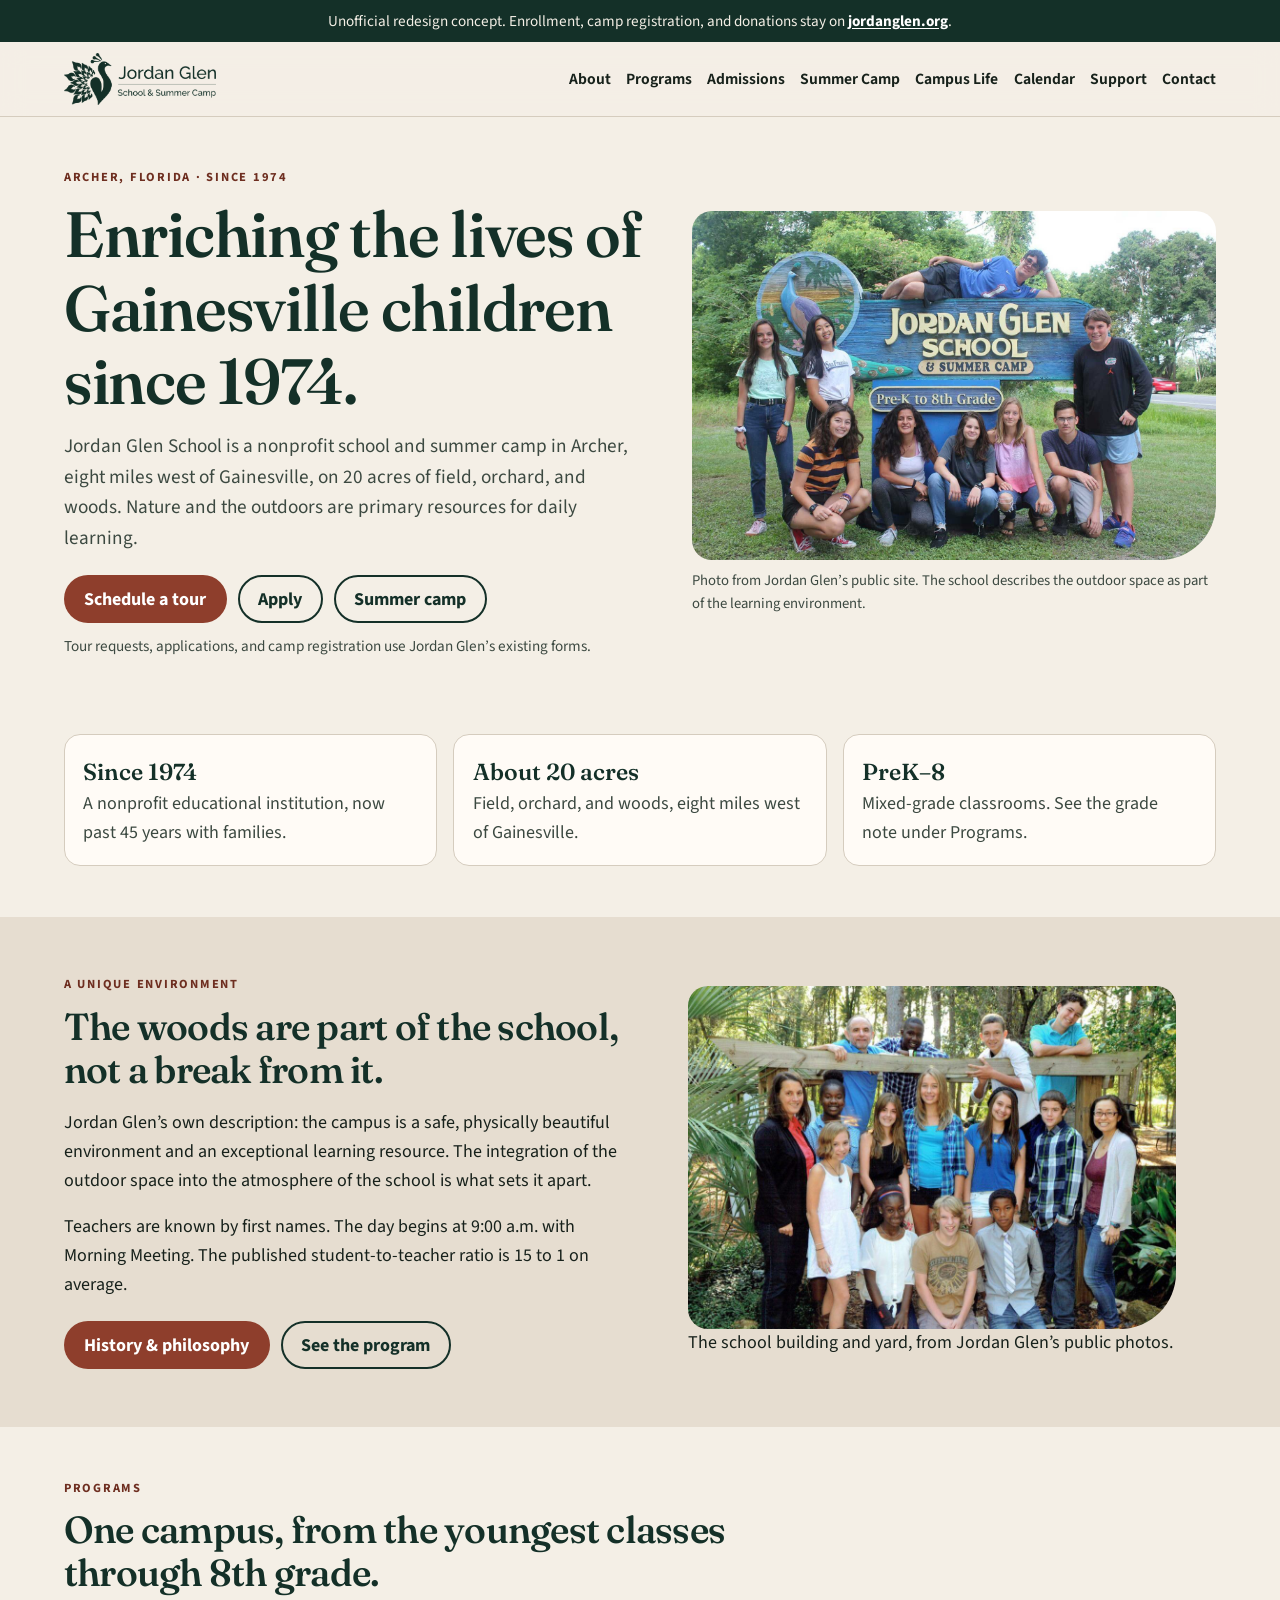
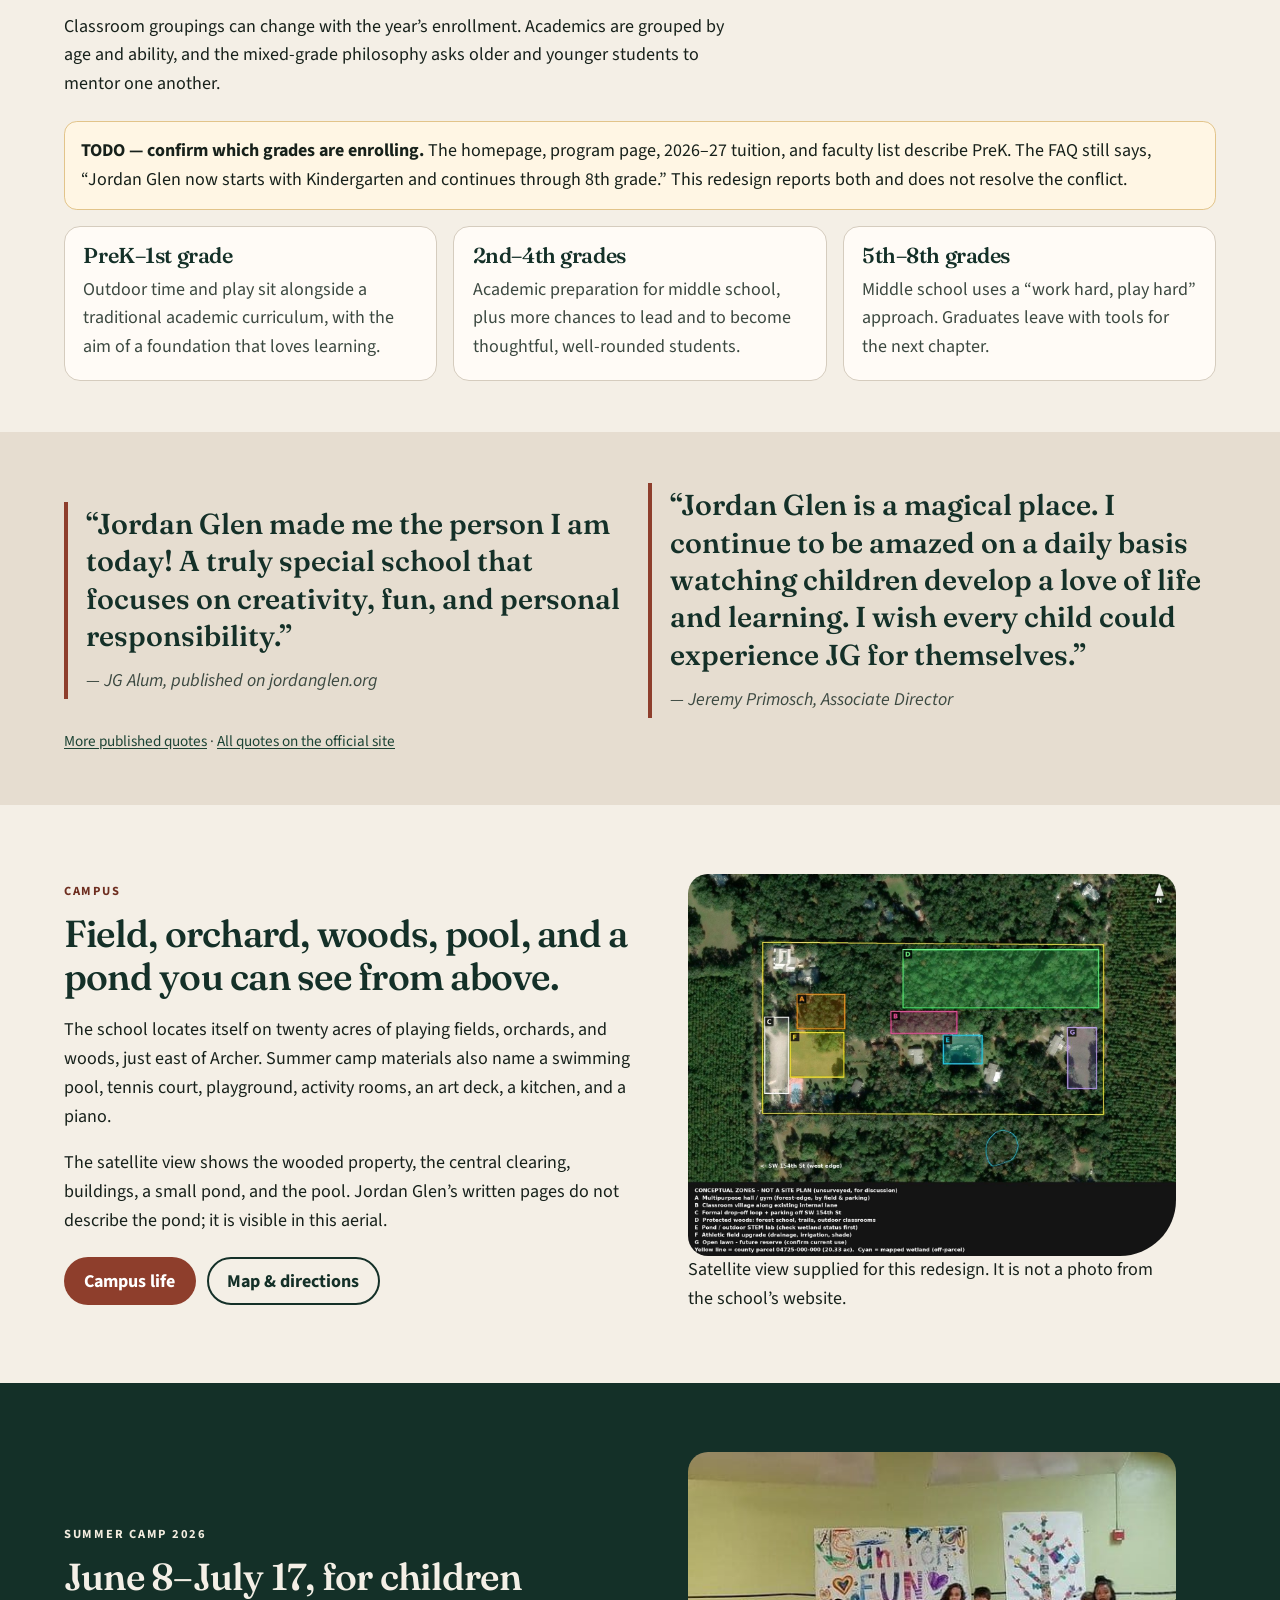
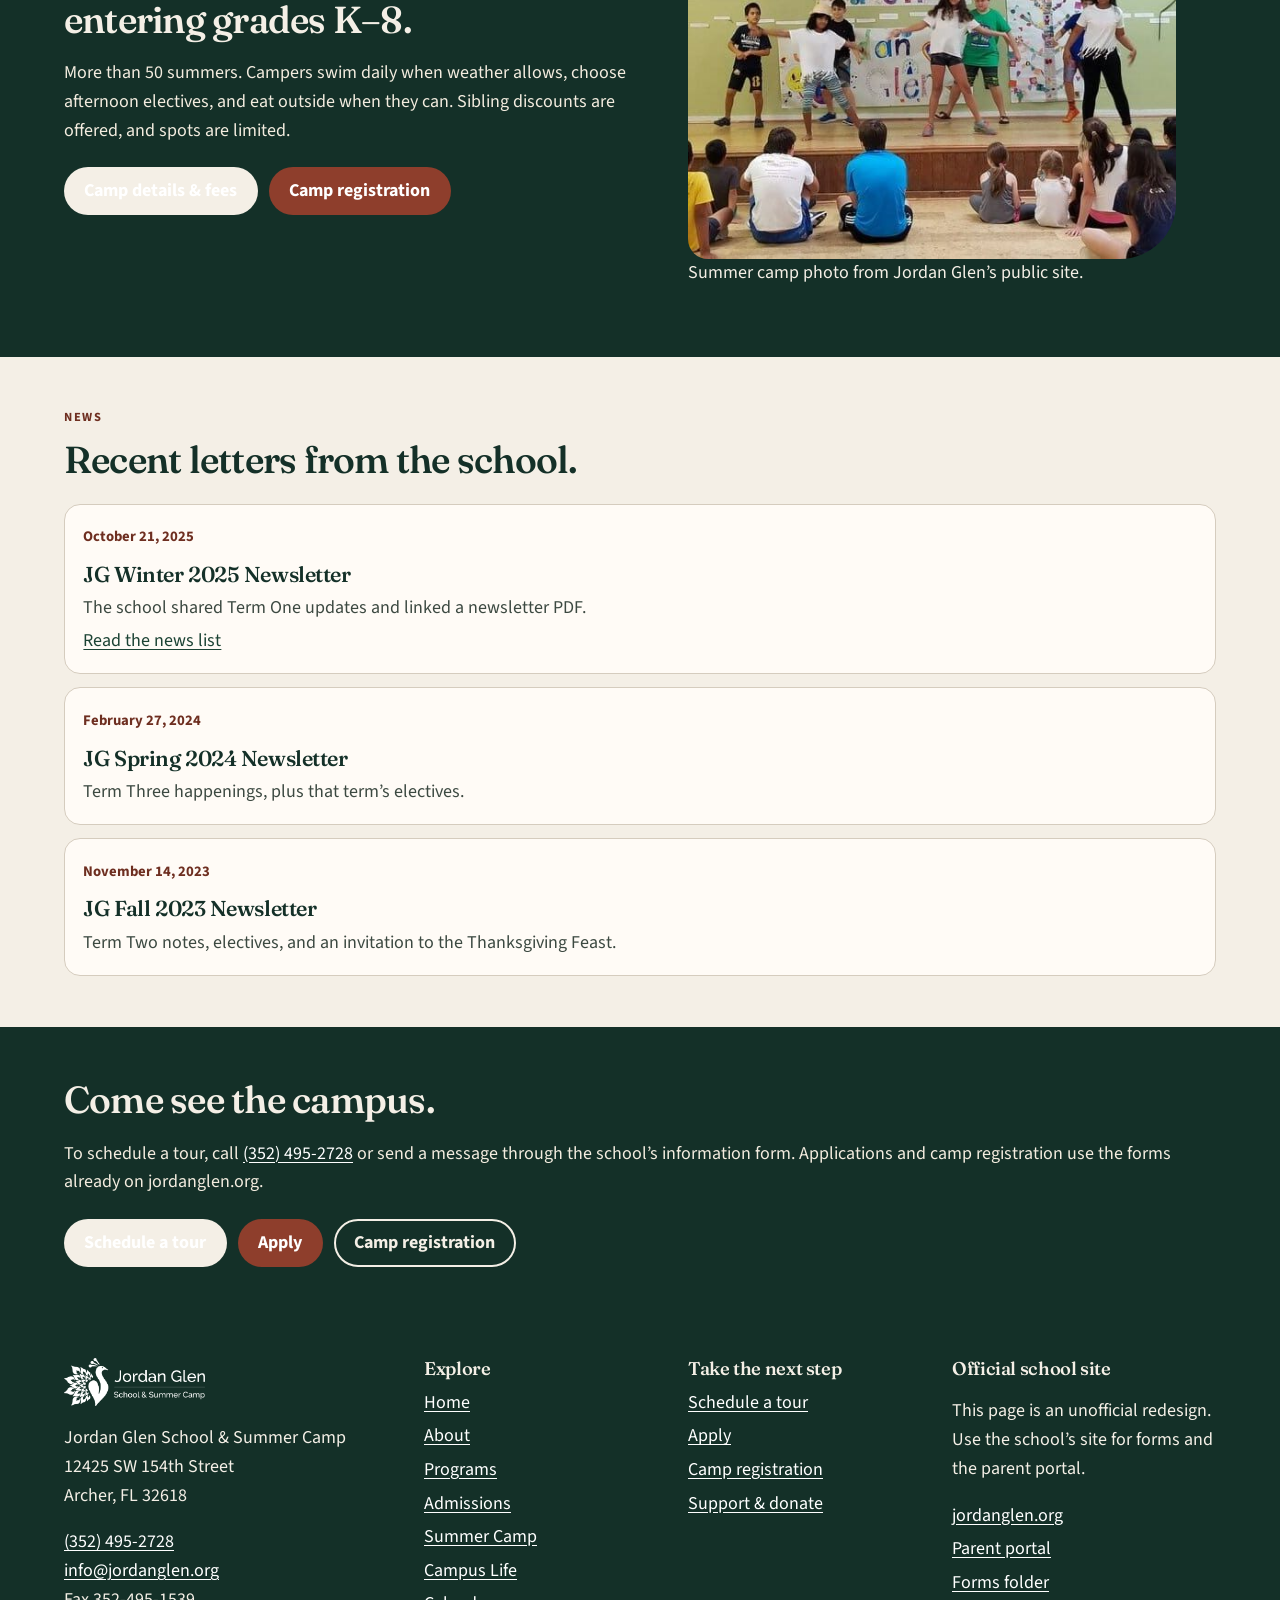
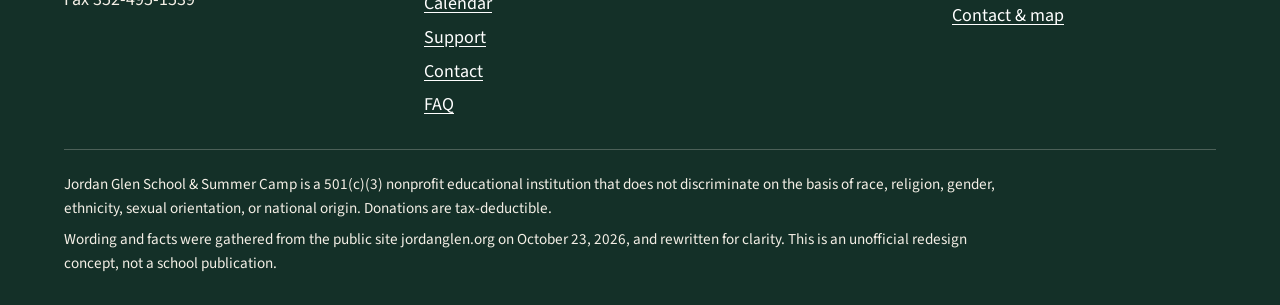
<file: site/index.html>
<!DOCTYPE html>
<html lang="en">
<head>
  <meta charset="utf-8">
  <meta name="viewport" content="width=device-width, initial-scale=1">
  <title>Jordan Glen School &amp; Summer Camp | Archer, Florida</title>
  <meta name="description" content="Nonprofit PreK–8 school and summer camp on 20 acres in Archer, Florida, eight miles west of Gainesville. Unofficial redesign concept.">
  <link rel="canonical" href="https://vectordesigngroup.github.io/jordan-glen-school-site/">
  <meta name="robots" content="index,follow">
  <meta name="theme-color" content="#143028">
  <meta property="og:type" content="website">
  <meta property="og:site_name" content="Jordan Glen School &amp; Summer Camp — unofficial redesign">
  <meta property="og:title" content="Jordan Glen School &amp; Summer Camp | Archer, Florida">
  <meta property="og:description" content="Nonprofit PreK–8 school and summer camp on 20 acres in Archer, Florida, eight miles west of Gainesville. Unofficial redesign concept.">
  <meta property="og:url" content="https://vectordesigngroup.github.io/jordan-glen-school-site/">
  <meta property="og:image" content="https://vectordesigngroup.github.io/jordan-glen-school-site/images/og.jpg">
  <meta property="og:locale" content="en_US">
  <meta name="twitter:card" content="summary_large_image">
  <link rel="icon" href="images/favicon-32.png" type="image/png" sizes="32x32">
  <link rel="icon" href="images/favicon-192.png" type="image/png" sizes="192x192">
  <link rel="apple-touch-icon" href="images/favicon-192.png">
  <link rel="stylesheet" href="css/styles.css">
  <script type="application/ld+json">
{
  "@context": "https://schema.org",
  "@graph": [
    {
      "@type": "WebSite",
      "@id": "https://vectordesigngroup.github.io/jordan-glen-school-site/#website",
      "name": "Jordan Glen School & Summer Camp \u2014 unofficial redesign",
      "url": "https://vectordesigngroup.github.io/jordan-glen-school-site/",
      "description": "Unofficial redesign concept for Jordan Glen School & Summer Camp. Not the school's official website."
    },
    {
      "@type": "WebPage",
      "@id": "https://vectordesigngroup.github.io/jordan-glen-school-site/#webpage",
      "url": "https://vectordesigngroup.github.io/jordan-glen-school-site/",
      "name": "Jordan Glen School & Summer Camp | Archer, Florida",
      "description": "Nonprofit PreK\u20138 school and summer camp on 20 acres in Archer, Florida, eight miles west of Gainesville. Unofficial redesign concept.",
      "isPartOf": {
        "@id": "https://vectordesigngroup.github.io/jordan-glen-school-site/#website"
      },
      "about": {
        "@id": "https://www.jordanglen.org/#school"
      }
    },
    {
      "@type": [
        "School",
        "EducationalOrganization"
      ],
      "@id": "https://www.jordanglen.org/#school",
      "name": "Jordan Glen School & Summer Camp",
      "legalName": "Jordan Glen School & Summer Camp, Inc.",
      "url": "https://www.jordanglen.org/",
      "foundingDate": "1974",
      "email": "info@jordanglen.org",
      "telephone": "+1-352-495-2728",
      "faxNumber": "+1-352-495-1539",
      "nonprofitStatus": "Nonprofit501c3",
      "address": {
        "@type": "PostalAddress",
        "streetAddress": "12425 SW 154th Street",
        "addressLocality": "Archer",
        "addressRegion": "FL",
        "postalCode": "32618",
        "addressCountry": "US"
      },
      "geo": {
        "@type": "GeoCoordinates",
        "latitude": 29.5407862,
        "longitude": -82.5062792
      },
      "hasMap": "https://www.google.com/maps/search/?api=1&query=12425+SW+154th+Street+Archer+FL+32618"
    }
  ]
}
</script>
</head>
<body>
  <a class="skip-link" href="#main">Skip to content</a>
  <div class="concept-banner">
    Unofficial redesign concept. Enrollment, camp registration, and donations stay on
    <a href="https://www.jordanglen.org/">jordanglen.org</a>.
  </div>
  <header class="site-header">
    <div class="wrap header-inner">
      <a class="brand" href="index.html" aria-current="page">
        <img src="images/logo-pine.png" width="164" height="56" alt="Jordan Glen School and Summer Camp">
      </a>
      <button class="menu-toggle" type="button" aria-expanded="false" aria-controls="site-nav">
        <span class="menu-bars" aria-hidden="true"></span>
        <span class="menu-label">Menu</span>
      </button>
      <nav class="site-nav" id="site-nav" aria-label="Primary">
        <ul>
          <li><a href="about.html">About</a></li>
<li><a href="programs.html">Programs</a></li>
<li><a href="admissions.html">Admissions</a></li>
<li><a href="summer-camp.html">Summer Camp</a></li>
<li><a href="campus.html">Campus Life</a></li>
<li><a href="calendar.html">Calendar</a></li>
<li><a href="support.html">Support</a></li>
<li><a href="contact.html">Contact</a></li>
        </ul>
      </nav>
    </div>
  </header>
  <main id="main">
    
    <section class="wrap hero">
      <div>
        <p class="eyebrow">Archer, Florida · Since 1974</p>
        <h1>Enriching the lives of Gainesville children since 1974.</h1>
        <p class="lede">Jordan Glen School is a nonprofit school and summer camp in Archer, eight miles west of Gainesville, on 20 acres of field, orchard, and woods. Nature and the outdoors are primary resources for daily learning.</p>
        <div class="cta-row">
          <a class="btn btn-primary" href="https://www.jordanglen.org/forms/request-information/">Schedule a tour</a>
          <a class="btn btn-ghost" href="https://www.jordanglen.org/forms/admissions-application/">Apply</a>
          <a class="btn btn-ghost" href="summer-camp.html">Summer camp</a>
        </div>
        <p class="fine">Tour requests, applications, and camp registration use Jordan Glen’s existing forms.</p>
      </div>
      <figure class="hero-photo">
        <img src="images/hero-woods.jpg" width="1500" height="1000" alt="Children outdoors together in the woods at Jordan Glen" fetchpriority="high">
        <figcaption>Photo from Jordan Glen’s public site. The school describes the outdoor space as part of the learning environment.</figcaption>
      </figure>
    </section>
    <section class="wrap section" aria-label="At a glance">
      <div class="fact-row grid-3">
        <article class="fact"><strong>Since 1974</strong><span>A nonprofit educational institution, now past 45 years with families.</span></article>
        <article class="fact"><strong>About 20 acres</strong><span>Field, orchard, and woods, eight miles west of Gainesville.</span></article>
        <article class="fact"><strong>PreK–8</strong><span>Mixed-grade classrooms. See the grade note under Programs.</span></article>
      </div>
    </section>
    <section class="section band-sand">
      <div class="wrap split">
        <div>
          <p class="eyebrow">A unique environment</p>
          <h2>The woods are part of the school, not a break from it.</h2>
          <p>Jordan Glen’s own description: the campus is a safe, physically beautiful environment and an exceptional learning resource. The integration of the outdoor space into the atmosphere of the school is what sets it apart.</p>
          <p>Teachers are known by first names. The day begins at 9:00 a.m. with Morning Meeting. The published student-to-teacher ratio is 15 to 1 on average.</p>
          <div class="cta-row">
            <a class="btn btn-primary" href="about.html">History &amp; philosophy</a>
            <a class="btn btn-ghost" href="programs.html">See the program</a>
          </div>
        </div>
        <figure class="photo-frame">
          <img src="images/grounds.jpg" width="1024" height="720" alt="School building and open yard at Jordan Glen" loading="lazy">
          <figcaption>The school building and yard, from Jordan Glen’s public photos.</figcaption>
        </figure>
      </div>
    </section>
    <section class="section">
      <div class="wrap">
        <div class="section-head">
          <p class="eyebrow">Programs</p>
          <h2>One campus, from the youngest classes through 8th grade.</h2>
          <p>Classroom groupings can change with the year’s enrollment. Academics are grouped by age and ability, and the mixed-grade philosophy asks older and younger students to mentor one another.</p>
        </div>
        <aside class="todo">
  <p><strong>TODO — confirm which grades are enrolling.</strong> The homepage, program page, 2026–27 tuition, and faculty list describe PreK. The FAQ still says, “Jordan Glen now starts with Kindergarten and continues through 8th grade.” This redesign reports both and does not resolve the conflict.</p>
</aside>
        <div class="grid-3">
          <article class="card">
            <h3><a href="programs.html#prek">PreK–1st grade</a></h3>
            <p>Outdoor time and play sit alongside a traditional academic curriculum, with the aim of a foundation that loves learning.</p>
          </article>
          <article class="card">
            <h3><a href="programs.html#elementary">2nd–4th grades</a></h3>
            <p>Academic preparation for middle school, plus more chances to lead and to become thoughtful, well-rounded students.</p>
          </article>
          <article class="card">
            <h3><a href="programs.html#middle">5th–8th grades</a></h3>
            <p>Middle school uses a “work hard, play hard” approach. Graduates leave with tools for the next chapter.</p>
          </article>
        </div>
      </div>
    </section>
    <section class="section band-sand">
      <div class="wrap split">
        <figure class="quote">
          <blockquote>
            <p>“Jordan Glen made me the person I am today! A truly special school that focuses on creativity, fun, and personal responsibility.”</p>
          </blockquote>
          <figcaption>— JG Alum, published on jordanglen.org</figcaption>
        </figure>
        <figure class="quote">
          <blockquote>
            <p>“Jordan Glen is a magical place. I continue to be amazed on a daily basis watching children develop a love of life and learning. I wish every child could experience JG for themselves.”</p>
          </blockquote>
          <figcaption>— Jeremy Primosch, Associate Director</figcaption>
        </figure>
      </div>
      <div class="wrap">
        <p class="fine"><a href="about.html#voices">More published quotes</a> · <a href="https://www.jordanglen.org/testimonials/">All quotes on the official site</a></p>
      </div>
    </section>
    <section class="section" id="campus-preview">
      <div class="wrap split">
        <div>
          <p class="eyebrow">Campus</p>
          <h2>Field, orchard, woods, pool, and a pond you can see from above.</h2>
          <p>The school locates itself on twenty acres of playing fields, orchards, and woods, just east of Archer. Summer camp materials also name a swimming pool, tennis court, playground, activity rooms, an art deck, a kitchen, and a piano.</p>
          <p>The satellite view shows the wooded property, the central clearing, buildings, a small pond, and the pool. Jordan Glen’s written pages do not describe the pond; it is visible in this aerial.</p>
          <div class="cta-row">
            <a class="btn btn-primary" href="campus.html">Campus life</a>
            <a class="btn btn-ghost" href="contact.html">Map &amp; directions</a>
          </div>
        </div>
        <figure class="photo-frame">
          <img src="images/aerial.jpg" width="1400" height="1097" alt="Satellite view of the Jordan Glen campus in Archer, showing woods, a clearing, buildings, a small pond, and a pool" loading="lazy">
          <figcaption>Satellite view supplied for this redesign. It is not a photo from the school’s website.</figcaption>
        </figure>
      </div>
    </section>
    <section class="section band-pine">
      <div class="wrap split">
        <div>
          <p class="eyebrow">Summer camp 2026</p>
          <h2>June 8–July 17, for children entering grades K–8.</h2>
          <p>More than 50 summers. Campers swim daily when weather allows, choose afternoon electives, and eat outside when they can. Sibling discounts are offered, and spots are limited.</p>
          <div class="cta-row">
            <a class="btn btn-light" href="summer-camp.html">Camp details &amp; fees</a>
            <a class="btn btn-primary" href="https://www.jordanglen.org/forms/summer-camp-up-emergency-form-permissions/">Camp registration</a>
          </div>
        </div>
        <figure class="photo-frame">
          <img src="images/camp.jpg" width="531" height="443" alt="Children outside during Jordan Glen summer camp" loading="lazy">
          <figcaption>Summer camp photo from Jordan Glen’s public site.</figcaption>
        </figure>
      </div>
    </section>
    <section class="section">
      <div class="wrap">
        <div class="section-head">
          <p class="eyebrow">News</p>
          <h2>Recent letters from the school.</h2>
        </div>
        <div class="news-list">
          <article class="news-item">
            <time datetime="2025-10-21">October 21, 2025</time>
            <h3>JG Winter 2025 Newsletter</h3>
            <p>The school shared Term One updates and linked a newsletter PDF.</p>
            <p><a href="calendar.html#news">Read the news list</a></p>
          </article>
          <article class="news-item">
            <time datetime="2024-02-27">February 27, 2024</time>
            <h3>JG Spring 2024 Newsletter</h3>
            <p>Term Three happenings, plus that term’s electives.</p>
          </article>
          <article class="news-item">
            <time datetime="2023-11-14">November 14, 2023</time>
            <h3>JG Fall 2023 Newsletter</h3>
            <p>Term Two notes, electives, and an invitation to the Thanksgiving Feast.</p>
          </article>
        </div>
      </div>
    </section>
    <section class="section band-pine">
      <div class="wrap">
        <h2>Come see the campus.</h2>
        <p>To schedule a tour, call <a href="tel:+13524952728">(352) 495-2728</a> or send a message through the school’s information form. Applications and camp registration use the forms already on jordanglen.org.</p>
        <div class="cta-row">
          <a class="btn btn-light" href="https://www.jordanglen.org/forms/request-information/">Schedule a tour</a>
          <a class="btn btn-primary" href="https://www.jordanglen.org/forms/admissions-application/">Apply</a>
          <a class="btn btn-ghost" href="https://www.jordanglen.org/forms/summer-camp-up-emergency-form-permissions/">Camp registration</a>
        </div>
      </div>
    </section>
    
  </main>
  <footer class="site-footer">
    <div class="wrap footer-grid">
      <div>
        <img class="footer-logo" src="images/logo-white.png" width="141" height="48" alt="">
        <p>
          Jordan Glen School &amp; Summer Camp<br>
          12425 SW 154th Street<br>
          Archer, FL 32618
        </p>
        <p>
          <a href="tel:+13524952728">(352) 495-2728</a><br>
          <a href="mailto:info@jordanglen.org">info@jordanglen.org</a><br>
          Fax 352-495-1539
        </p>
      </div>
      <nav aria-label="Footer">
        <h2>Explore</h2>
        <ul>
          <li><a href="index.html" aria-current="page">Home</a></li>
<li><a href="about.html">About</a></li>
<li><a href="programs.html">Programs</a></li>
<li><a href="admissions.html">Admissions</a></li>
<li><a href="summer-camp.html">Summer Camp</a></li>
<li><a href="campus.html">Campus Life</a></li>
<li><a href="calendar.html">Calendar</a></li>
<li><a href="support.html">Support</a></li>
<li><a href="contact.html">Contact</a></li>
<li><a href="faq.html">FAQ</a></li>
        </ul>
      </nav>
      <div>
        <h2>Take the next step</h2>
        <ul>
          <li><a href="https://www.jordanglen.org/forms/request-information/">Schedule a tour</a></li>
          <li><a href="https://www.jordanglen.org/forms/admissions-application/">Apply</a></li>
          <li><a href="https://www.jordanglen.org/forms/summer-camp-up-emergency-form-permissions/">Camp registration</a></li>
          <li><a href="support.html">Support &amp; donate</a></li>
        </ul>
      </div>
      <div>
        <h2>Official school site</h2>
        <p>This page is an unofficial redesign. Use the school’s site for forms and the parent portal.</p>
        <ul>
          <li><a href="https://www.jordanglen.org/">jordanglen.org</a></li>
          <li><a href="https://www.jordanglen.org/parent-portal/">Parent portal</a></li>
          <li><a href="https://www.jordanglen.org/forms/">Forms folder</a></li>
          <li><a href="contact.html">Contact &amp; map</a></li>
        </ul>
      </div>
    </div>
    <div class="wrap legal">
      <p>Jordan Glen School &amp; Summer Camp is a 501(c)(3) nonprofit educational institution that does not discriminate on the basis of race, religion, gender, ethnicity, sexual orientation, or national origin. Donations are tax-deductible.</p>
      <p>Wording and facts were gathered from the public site jordanglen.org on October 23, 2026, and rewritten for clarity. This is an unofficial redesign concept, not a school publication.</p>
    </div>
  </footer>
  <script src="js/main.js"></script>
</body>
</html>
</file>
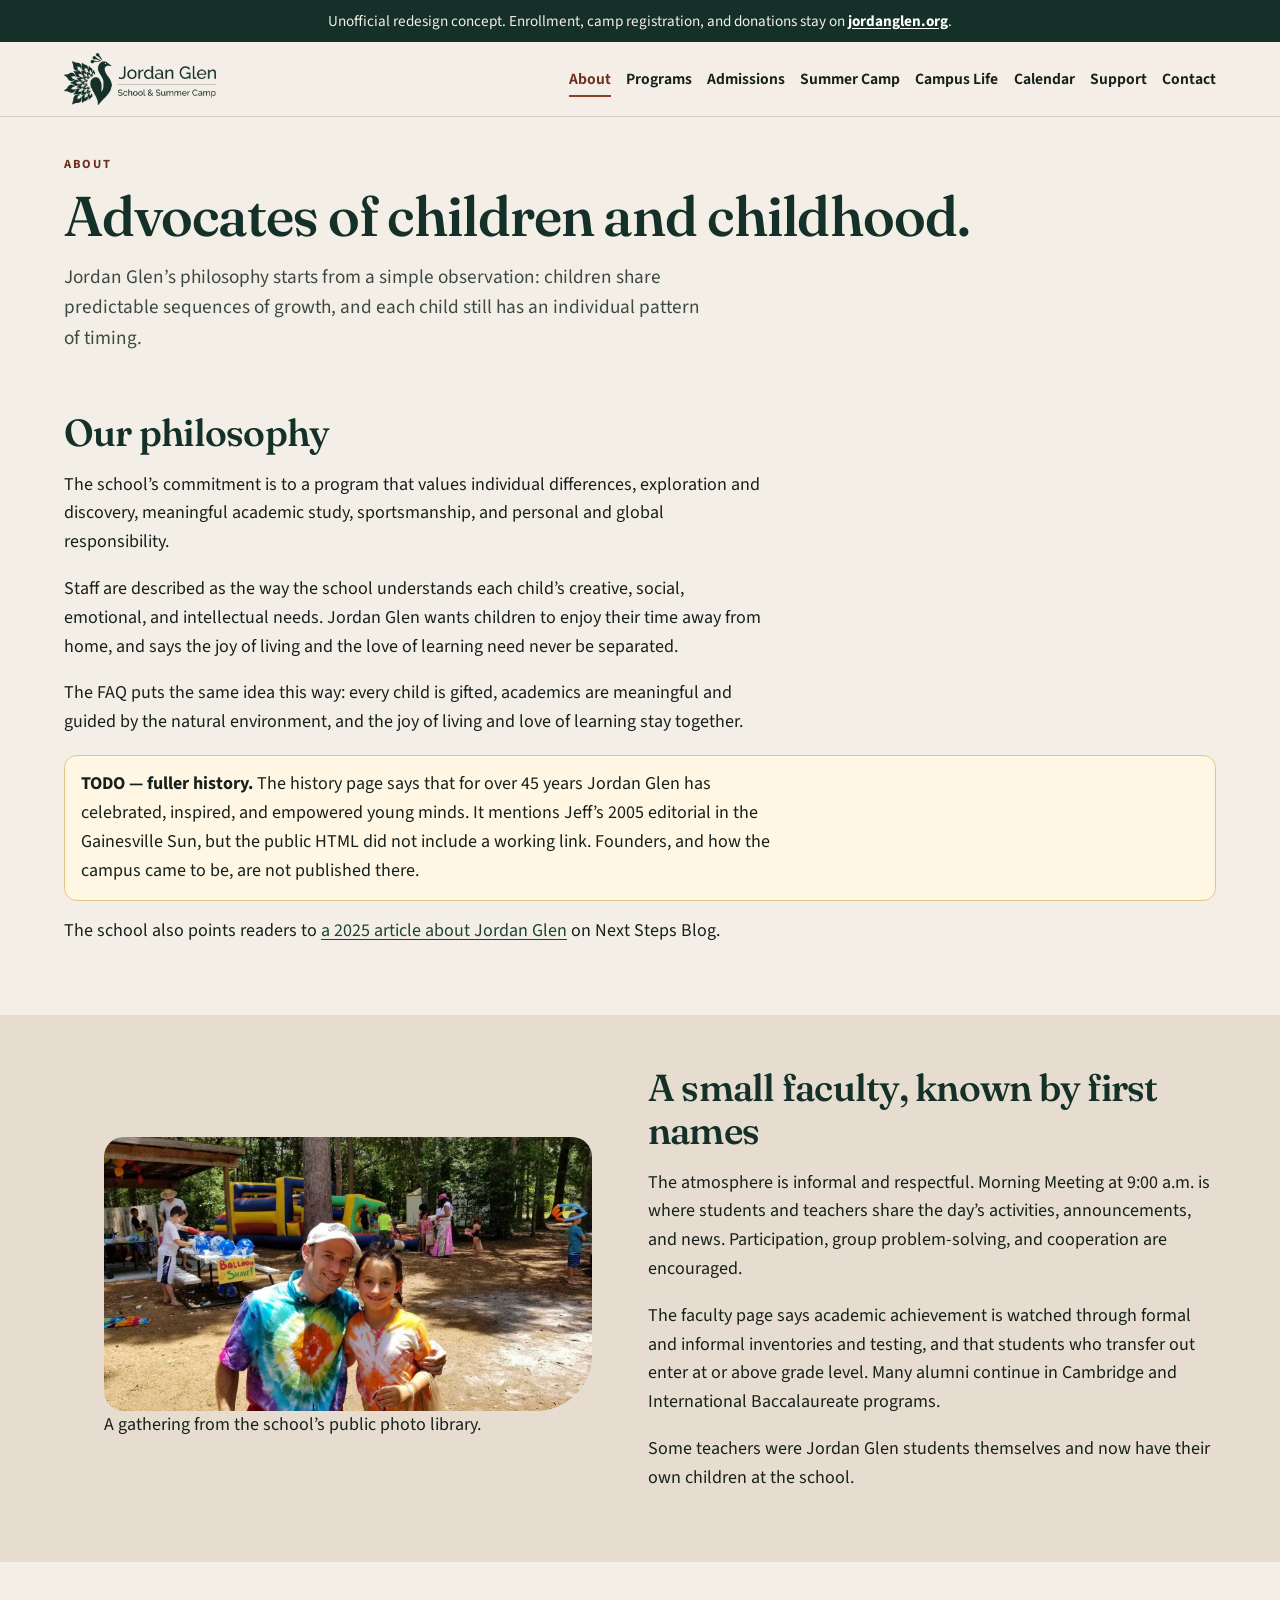
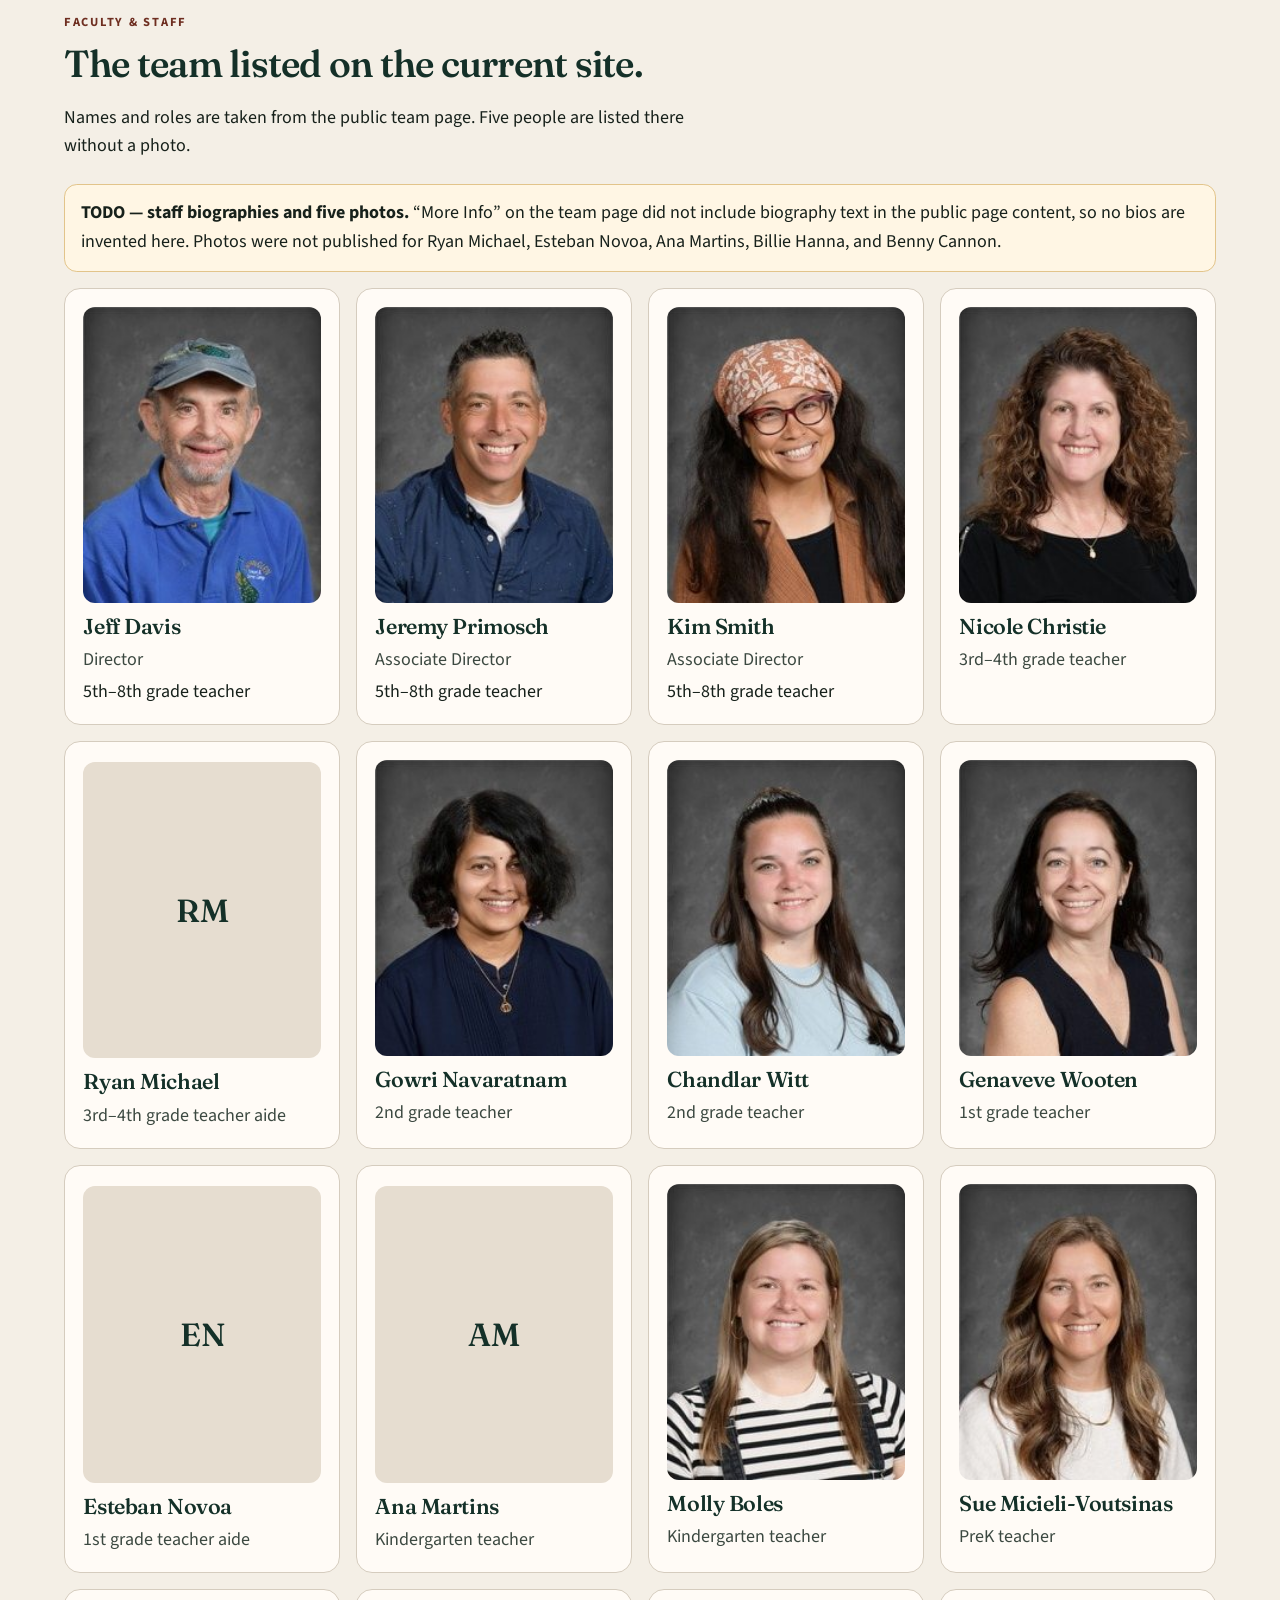
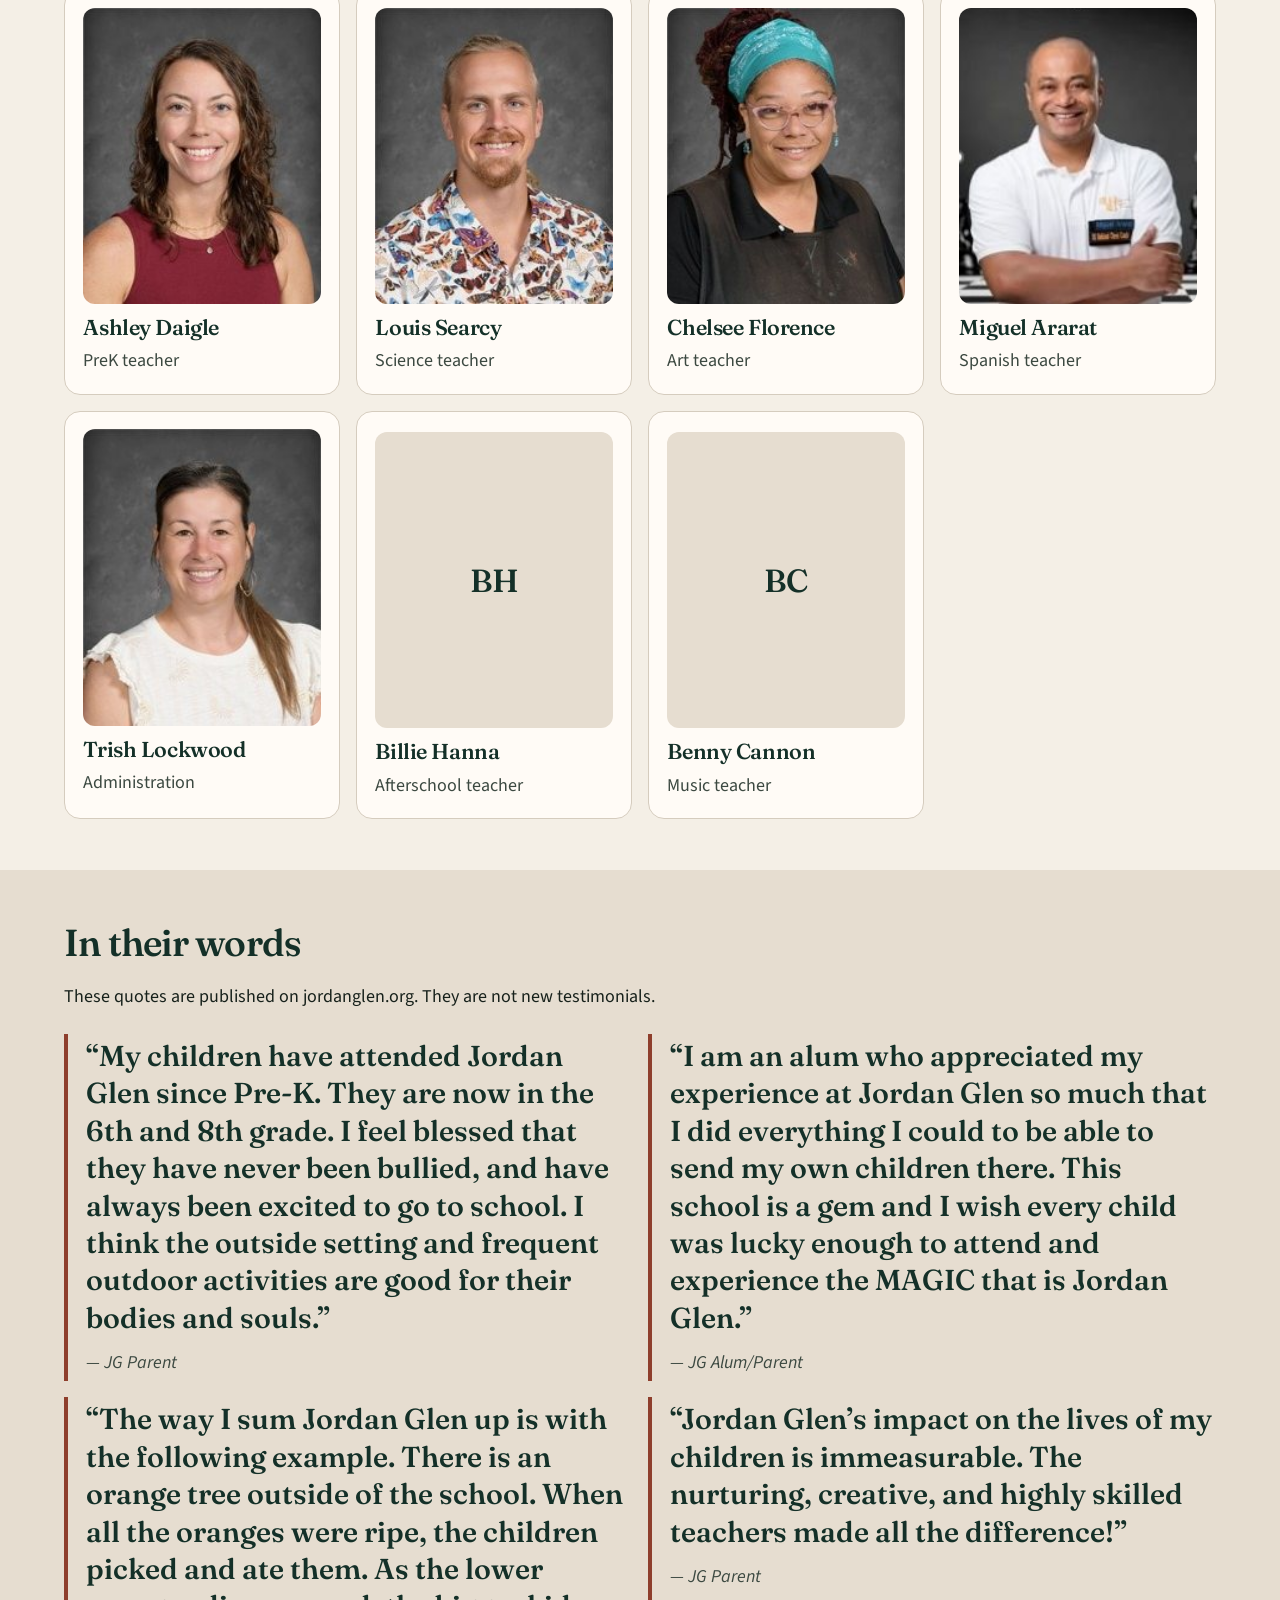
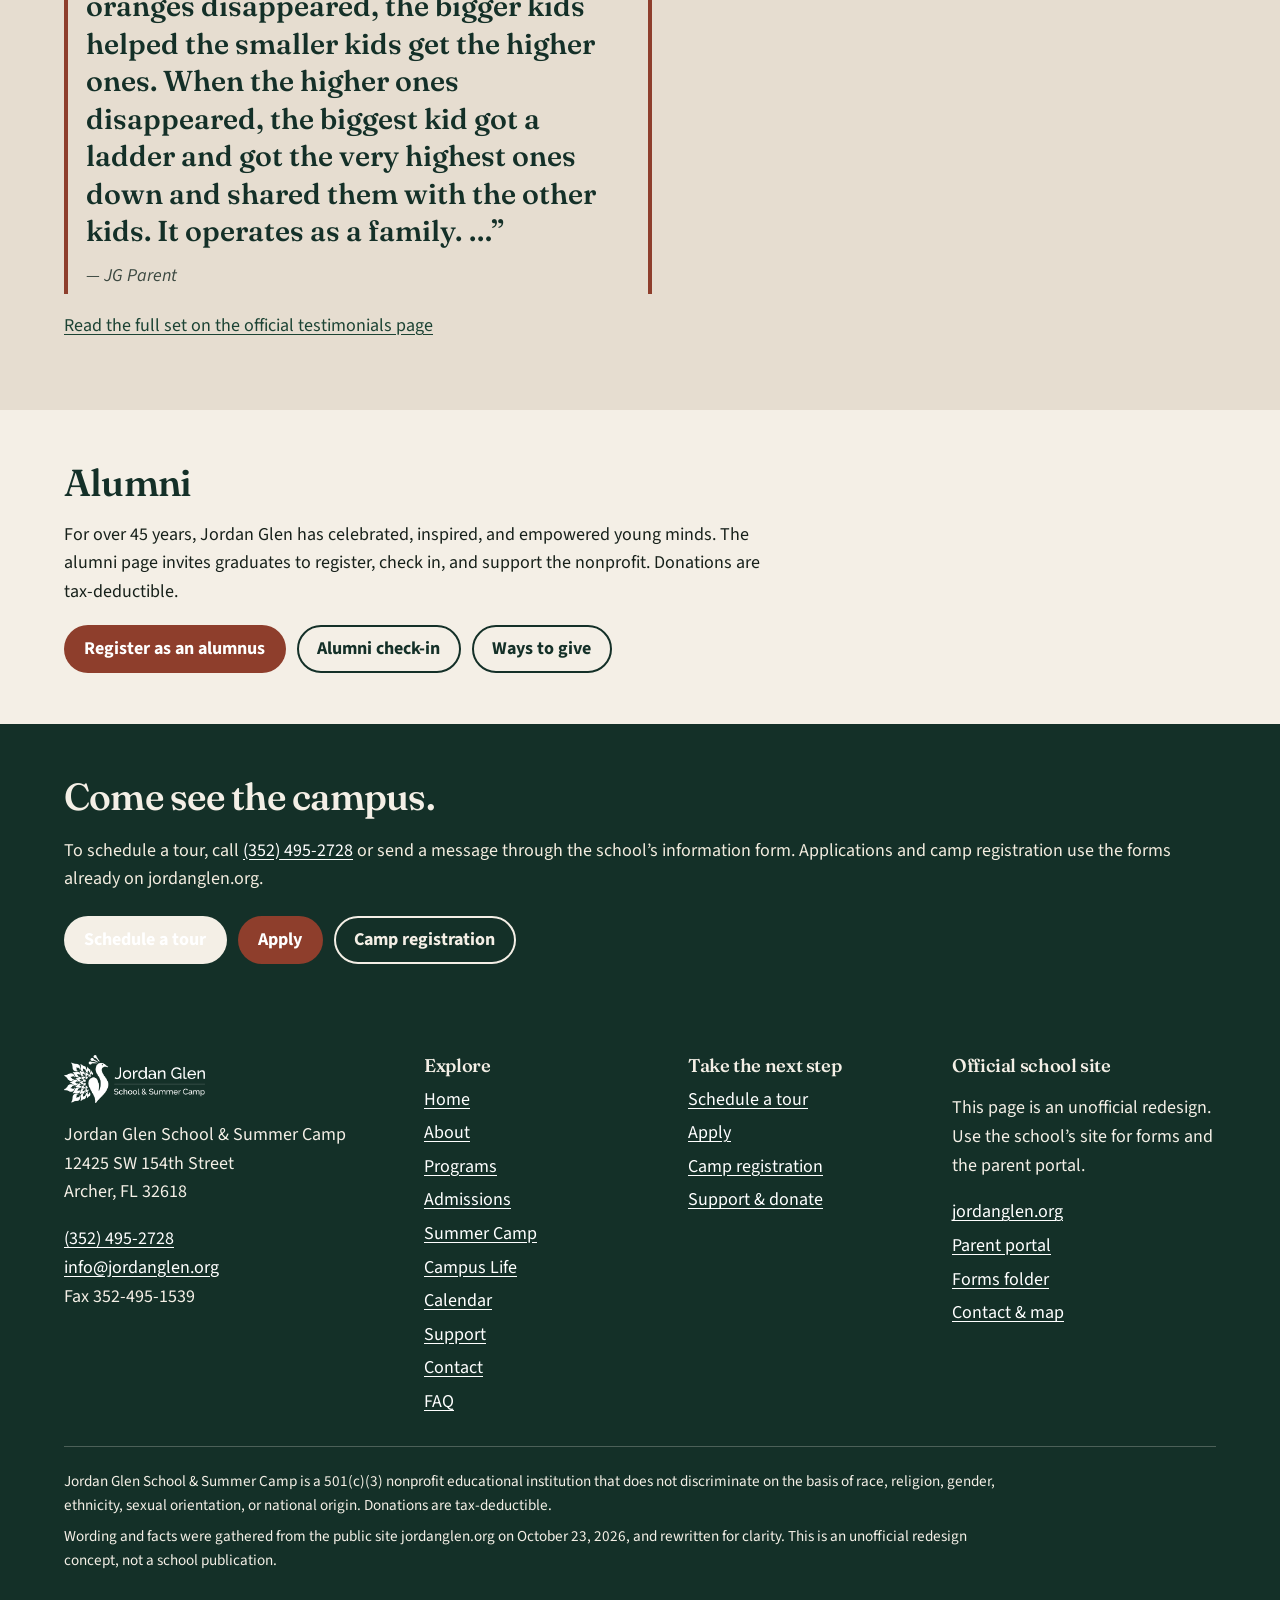
<file: site/about.html>
<!DOCTYPE html>
<html lang="en">
<head>
  <meta charset="utf-8">
  <meta name="viewport" content="width=device-width, initial-scale=1">
  <title>About Jordan Glen | History, Philosophy &amp; Faculty</title>
  <meta name="description" content="Jordan Glen’s philosophy, the faculty listed on the current site, alumni links, and published parent and alumni quotes.">
  <link rel="canonical" href="https://vectordesigngroup.github.io/jordan-glen-school-site/about.html">
  <meta name="robots" content="index,follow">
  <meta name="theme-color" content="#143028">
  <meta property="og:type" content="website">
  <meta property="og:site_name" content="Jordan Glen School &amp; Summer Camp — unofficial redesign">
  <meta property="og:title" content="About Jordan Glen | History, Philosophy &amp; Faculty">
  <meta property="og:description" content="Jordan Glen’s philosophy, the faculty listed on the current site, alumni links, and published parent and alumni quotes.">
  <meta property="og:url" content="https://vectordesigngroup.github.io/jordan-glen-school-site/about.html">
  <meta property="og:image" content="https://vectordesigngroup.github.io/jordan-glen-school-site/images/og.jpg">
  <meta property="og:locale" content="en_US">
  <meta name="twitter:card" content="summary_large_image">
  <link rel="icon" href="images/favicon-32.png" type="image/png" sizes="32x32">
  <link rel="icon" href="images/favicon-192.png" type="image/png" sizes="192x192">
  <link rel="apple-touch-icon" href="images/favicon-192.png">
  <link rel="stylesheet" href="css/styles.css">
  <script type="application/ld+json">
{
  "@context": "https://schema.org",
  "@graph": [
    {
      "@type": "WebSite",
      "@id": "https://vectordesigngroup.github.io/jordan-glen-school-site/#website",
      "name": "Jordan Glen School & Summer Camp \u2014 unofficial redesign",
      "url": "https://vectordesigngroup.github.io/jordan-glen-school-site/",
      "description": "Unofficial redesign concept for Jordan Glen School & Summer Camp. Not the school's official website."
    },
    {
      "@type": "WebPage",
      "@id": "https://vectordesigngroup.github.io/jordan-glen-school-site/about.html#webpage",
      "url": "https://vectordesigngroup.github.io/jordan-glen-school-site/about.html",
      "name": "About Jordan Glen | History, Philosophy & Faculty",
      "description": "Jordan Glen\u2019s philosophy, the faculty listed on the current site, alumni links, and published parent and alumni quotes.",
      "isPartOf": {
        "@id": "https://vectordesigngroup.github.io/jordan-glen-school-site/#website"
      },
      "about": {
        "@id": "https://www.jordanglen.org/#school"
      }
    },
    {
      "@type": [
        "School",
        "EducationalOrganization"
      ],
      "@id": "https://www.jordanglen.org/#school",
      "name": "Jordan Glen School & Summer Camp",
      "legalName": "Jordan Glen School & Summer Camp, Inc.",
      "url": "https://www.jordanglen.org/",
      "foundingDate": "1974",
      "email": "info@jordanglen.org",
      "telephone": "+1-352-495-2728",
      "faxNumber": "+1-352-495-1539",
      "nonprofitStatus": "Nonprofit501c3",
      "address": {
        "@type": "PostalAddress",
        "streetAddress": "12425 SW 154th Street",
        "addressLocality": "Archer",
        "addressRegion": "FL",
        "postalCode": "32618",
        "addressCountry": "US"
      },
      "geo": {
        "@type": "GeoCoordinates",
        "latitude": 29.5407862,
        "longitude": -82.5062792
      },
      "hasMap": "https://www.google.com/maps/search/?api=1&query=12425+SW+154th+Street+Archer+FL+32618"
    }
  ]
}
</script>
</head>
<body>
  <a class="skip-link" href="#main">Skip to content</a>
  <div class="concept-banner">
    Unofficial redesign concept. Enrollment, camp registration, and donations stay on
    <a href="https://www.jordanglen.org/">jordanglen.org</a>.
  </div>
  <header class="site-header">
    <div class="wrap header-inner">
      <a class="brand" href="index.html">
        <img src="images/logo-pine.png" width="164" height="56" alt="Jordan Glen School and Summer Camp">
      </a>
      <button class="menu-toggle" type="button" aria-expanded="false" aria-controls="site-nav">
        <span class="menu-bars" aria-hidden="true"></span>
        <span class="menu-label">Menu</span>
      </button>
      <nav class="site-nav" id="site-nav" aria-label="Primary">
        <ul>
          <li><a href="about.html" aria-current="page">About</a></li>
<li><a href="programs.html">Programs</a></li>
<li><a href="admissions.html">Admissions</a></li>
<li><a href="summer-camp.html">Summer Camp</a></li>
<li><a href="campus.html">Campus Life</a></li>
<li><a href="calendar.html">Calendar</a></li>
<li><a href="support.html">Support</a></li>
<li><a href="contact.html">Contact</a></li>
        </ul>
      </nav>
    </div>
  </header>
  <main id="main">
    
    <header class="wrap page-hero">
      <p class="eyebrow">About</p>
      <h1>Advocates of children and childhood.</h1>
      <p class="lede">Jordan Glen’s philosophy starts from a simple observation: children share predictable sequences of growth, and each child still has an individual pattern of timing.</p>
    </header>
    <section class="section">
      <div class="wrap prose">
        <h2>Our philosophy</h2>
        <p>The school’s commitment is to a program that values individual differences, exploration and discovery, meaningful academic study, sportsmanship, and personal and global responsibility.</p>
        <p>Staff are described as the way the school understands each child’s creative, social, emotional, and intellectual needs. Jordan Glen wants children to enjoy their time away from home, and says the joy of living and the love of learning need never be separated.</p>
        <p>The FAQ puts the same idea this way: every child is gifted, academics are meaningful and guided by the natural environment, and the joy of living and love of learning stay together.</p>
        <aside class="todo">
          <p><strong>TODO — fuller history.</strong> The history page says that for over 45 years Jordan Glen has celebrated, inspired, and empowered young minds. It mentions Jeff’s 2005 editorial in the Gainesville Sun, but the public HTML did not include a working link. Founders, and how the campus came to be, are not published there.</p>
        </aside>
        <p>The school also points readers to <a href="https://nextstepsblog.org/2025/10/free-school-microschool-unicorn-school-whatever-you-call-it-its-been-thriving-for-50-years/">a 2025 article about Jordan Glen</a> on Next Steps Blog.</p>
      </div>
    </section>
    <section class="section band-sand">
      <div class="wrap split">
        <figure class="photo-frame">
          <img src="images/traditions.jpg" width="1400" height="788" alt="Students at a Jordan Glen gathering" loading="lazy">
          <figcaption>A gathering from the school’s public photo library.</figcaption>
        </figure>
        <div class="prose">
          <h2>A small faculty, known by first names</h2>
          <p>The atmosphere is informal and respectful. Morning Meeting at 9:00 a.m. is where students and teachers share the day’s activities, announcements, and news. Participation, group problem-solving, and cooperation are encouraged.</p>
          <p>The faculty page says academic achievement is watched through formal and informal inventories and testing, and that students who transfer out enter at or above grade level. Many alumni continue in Cambridge and International Baccalaureate programs.</p>
          <p>Some teachers were Jordan Glen students themselves and now have their own children at the school.</p>
        </div>
      </div>
    </section>
    <section class="section" id="faculty">
      <div class="wrap">
        <div class="section-head">
          <p class="eyebrow">Faculty &amp; staff</p>
          <h2>The team listed on the current site.</h2>
          <p>Names and roles are taken from the public team page. Five people are listed there without a photo.</p>
        </div>
        <aside class="todo">
          <p><strong>TODO — staff biographies and five photos.</strong> “More Info” on the team page did not include biography text in the public page content, so no bios are invented here. Photos were not published for Ryan Michael, Esteban Novoa, Ana Martins, Billie Hanna, and Benny Cannon.</p>
        </aside>
        <div class="person-grid">
          <article class="person">
              <img src="images/jeff.jpg" alt="Photo of Jeff Davis" width="200" height="250">
              <h3>Jeff Davis</h3>
              <p class="role">Director</p>
              <p>5th–8th grade teacher</p>
            </article>
<article class="person">
              <img src="images/jeremy.jpg" alt="Photo of Jeremy Primosch" width="200" height="250">
              <h3>Jeremy Primosch</h3>
              <p class="role">Associate Director</p>
              <p>5th–8th grade teacher</p>
            </article>
<article class="person">
              <img src="images/kim.jpg" alt="Photo of Kim Smith" width="200" height="250">
              <h3>Kim Smith</h3>
              <p class="role">Associate Director</p>
              <p>5th–8th grade teacher</p>
            </article>
<article class="person">
              <img src="images/nicole.jpg" alt="Photo of Nicole Christie" width="200" height="250">
              <h3>Nicole Christie</h3>
              <p class="role">3rd–4th grade teacher</p>
              
            </article>
<article class="person">
              <p class="avatar-fallback" aria-hidden="true">RM</p>
              <h3>Ryan Michael</h3>
              <p class="role">3rd–4th grade teacher aide</p>
              
            </article>
<article class="person">
              <img src="images/gowri.jpg" alt="Photo of Gowri Navaratnam" width="200" height="250">
              <h3>Gowri Navaratnam</h3>
              <p class="role">2nd grade teacher</p>
              
            </article>
<article class="person">
              <img src="images/chandlar.jpg" alt="Photo of Chandlar Witt" width="200" height="250">
              <h3>Chandlar Witt</h3>
              <p class="role">2nd grade teacher</p>
              
            </article>
<article class="person">
              <img src="images/gen.jpg" alt="Photo of Genaveve Wooten" width="200" height="250">
              <h3>Genaveve Wooten</h3>
              <p class="role">1st grade teacher</p>
              
            </article>
<article class="person">
              <p class="avatar-fallback" aria-hidden="true">EN</p>
              <h3>Esteban Novoa</h3>
              <p class="role">1st grade teacher aide</p>
              
            </article>
<article class="person">
              <p class="avatar-fallback" aria-hidden="true">AM</p>
              <h3>Ana Martins</h3>
              <p class="role">Kindergarten teacher</p>
              
            </article>
<article class="person">
              <img src="images/molly.jpg" alt="Photo of Molly Boles" width="200" height="250">
              <h3>Molly Boles</h3>
              <p class="role">Kindergarten teacher</p>
              
            </article>
<article class="person">
              <img src="images/sue.jpg" alt="Photo of Sue Micieli-Voutsinas" width="200" height="250">
              <h3>Sue Micieli-Voutsinas</h3>
              <p class="role">PreK teacher</p>
              
            </article>
<article class="person">
              <img src="images/ashley.jpg" alt="Photo of Ashley Daigle" width="200" height="250">
              <h3>Ashley Daigle</h3>
              <p class="role">PreK teacher</p>
              
            </article>
<article class="person">
              <img src="images/louis.jpg" alt="Photo of Louis Searcy" width="200" height="250">
              <h3>Louis Searcy</h3>
              <p class="role">Science teacher</p>
              
            </article>
<article class="person">
              <img src="images/chelsee.jpg" alt="Photo of Chelsee Florence" width="200" height="250">
              <h3>Chelsee Florence</h3>
              <p class="role">Art teacher</p>
              
            </article>
<article class="person">
              <img src="images/miguel.jpg" alt="Photo of Miguel Ararat" width="200" height="250">
              <h3>Miguel Ararat</h3>
              <p class="role">Spanish teacher</p>
              
            </article>
<article class="person">
              <img src="images/trish.jpg" alt="Photo of Trish Lockwood" width="200" height="250">
              <h3>Trish Lockwood</h3>
              <p class="role">Administration</p>
              
            </article>
<article class="person">
              <p class="avatar-fallback" aria-hidden="true">BH</p>
              <h3>Billie Hanna</h3>
              <p class="role">Afterschool teacher</p>
              
            </article>
<article class="person">
              <p class="avatar-fallback" aria-hidden="true">BC</p>
              <h3>Benny Cannon</h3>
              <p class="role">Music teacher</p>
              
            </article>
        </div>
      </div>
    </section>
    <section class="section band-sand" id="voices">
      <div class="wrap">
        <div class="section-head">
          <h2>In their words</h2>
          <p>These quotes are published on jordanglen.org. They are not new testimonials.</p>
        </div>
        <div class="grid-2">
          <figure class="quote">
            <blockquote><p>“My children have attended Jordan Glen since Pre-K. They are now in the 6th and 8th grade. I feel blessed that they have never been bullied, and have always been excited to go to school. I think the outside setting and frequent outdoor activities are good for their bodies and souls.”</p></blockquote>
            <figcaption>— JG Parent</figcaption>
          </figure>
          <figure class="quote">
            <blockquote><p>“I am an alum who appreciated my experience at Jordan Glen so much that I did everything I could to be able to send my own children there. This school is a gem and I wish every child was lucky enough to attend and experience the MAGIC that is Jordan Glen.”</p></blockquote>
            <figcaption>— JG Alum/Parent</figcaption>
          </figure>
          <figure class="quote">
            <blockquote><p>“The way I sum Jordan Glen up is with the following example. There is an orange tree outside of the school. When all the oranges were ripe, the children picked and ate them. As the lower oranges disappeared, the bigger kids helped the smaller kids get the higher ones. When the higher ones disappeared, the biggest kid got a ladder and got the very highest ones down and shared them with the other kids. It operates as a family. …”</p></blockquote>
            <figcaption>— JG Parent</figcaption>
          </figure>
          <figure class="quote">
            <blockquote><p>“Jordan Glen’s impact on the lives of my children is immeasurable. The nurturing, creative, and highly skilled teachers made all the difference!”</p></blockquote>
            <figcaption>— JG Parent</figcaption>
          </figure>
        </div>
        <p><a href="https://www.jordanglen.org/testimonials/">Read the full set on the official testimonials page</a></p>
      </div>
    </section>
    <section class="section" id="alumni">
      <div class="wrap prose">
        <h2>Alumni</h2>
        <p>For over 45 years, Jordan Glen has celebrated, inspired, and empowered young minds. The alumni page invites graduates to register, check in, and support the nonprofit. Donations are tax-deductible.</p>
        <div class="cta-row">
          <a class="btn btn-primary" href="https://www.jordanglen.org/forms/alumni-registration/">Register as an alumnus</a>
          <a class="btn btn-ghost" href="https://www.jordanglen.org/forms/alumni-check-in/">Alumni check-in</a>
          <a class="btn btn-ghost" href="support.html">Ways to give</a>
        </div>
      </div>
    </section>
    <section class="section band-pine">
      <div class="wrap">
        <h2>Come see the campus.</h2>
        <p>To schedule a tour, call <a href="tel:+13524952728">(352) 495-2728</a> or send a message through the school’s information form. Applications and camp registration use the forms already on jordanglen.org.</p>
        <div class="cta-row">
          <a class="btn btn-light" href="https://www.jordanglen.org/forms/request-information/">Schedule a tour</a>
          <a class="btn btn-primary" href="https://www.jordanglen.org/forms/admissions-application/">Apply</a>
          <a class="btn btn-ghost" href="https://www.jordanglen.org/forms/summer-camp-up-emergency-form-permissions/">Camp registration</a>
        </div>
      </div>
    </section>
    
  </main>
  <footer class="site-footer">
    <div class="wrap footer-grid">
      <div>
        <img class="footer-logo" src="images/logo-white.png" width="141" height="48" alt="">
        <p>
          Jordan Glen School &amp; Summer Camp<br>
          12425 SW 154th Street<br>
          Archer, FL 32618
        </p>
        <p>
          <a href="tel:+13524952728">(352) 495-2728</a><br>
          <a href="mailto:info@jordanglen.org">info@jordanglen.org</a><br>
          Fax 352-495-1539
        </p>
      </div>
      <nav aria-label="Footer">
        <h2>Explore</h2>
        <ul>
          <li><a href="index.html">Home</a></li>
<li><a href="about.html" aria-current="page">About</a></li>
<li><a href="programs.html">Programs</a></li>
<li><a href="admissions.html">Admissions</a></li>
<li><a href="summer-camp.html">Summer Camp</a></li>
<li><a href="campus.html">Campus Life</a></li>
<li><a href="calendar.html">Calendar</a></li>
<li><a href="support.html">Support</a></li>
<li><a href="contact.html">Contact</a></li>
<li><a href="faq.html">FAQ</a></li>
        </ul>
      </nav>
      <div>
        <h2>Take the next step</h2>
        <ul>
          <li><a href="https://www.jordanglen.org/forms/request-information/">Schedule a tour</a></li>
          <li><a href="https://www.jordanglen.org/forms/admissions-application/">Apply</a></li>
          <li><a href="https://www.jordanglen.org/forms/summer-camp-up-emergency-form-permissions/">Camp registration</a></li>
          <li><a href="support.html">Support &amp; donate</a></li>
        </ul>
      </div>
      <div>
        <h2>Official school site</h2>
        <p>This page is an unofficial redesign. Use the school’s site for forms and the parent portal.</p>
        <ul>
          <li><a href="https://www.jordanglen.org/">jordanglen.org</a></li>
          <li><a href="https://www.jordanglen.org/parent-portal/">Parent portal</a></li>
          <li><a href="https://www.jordanglen.org/forms/">Forms folder</a></li>
          <li><a href="contact.html">Contact &amp; map</a></li>
        </ul>
      </div>
    </div>
    <div class="wrap legal">
      <p>Jordan Glen School &amp; Summer Camp is a 501(c)(3) nonprofit educational institution that does not discriminate on the basis of race, religion, gender, ethnicity, sexual orientation, or national origin. Donations are tax-deductible.</p>
      <p>Wording and facts were gathered from the public site jordanglen.org on October 23, 2026, and rewritten for clarity. This is an unofficial redesign concept, not a school publication.</p>
    </div>
  </footer>
  <script src="js/main.js"></script>
</body>
</html>
</file>
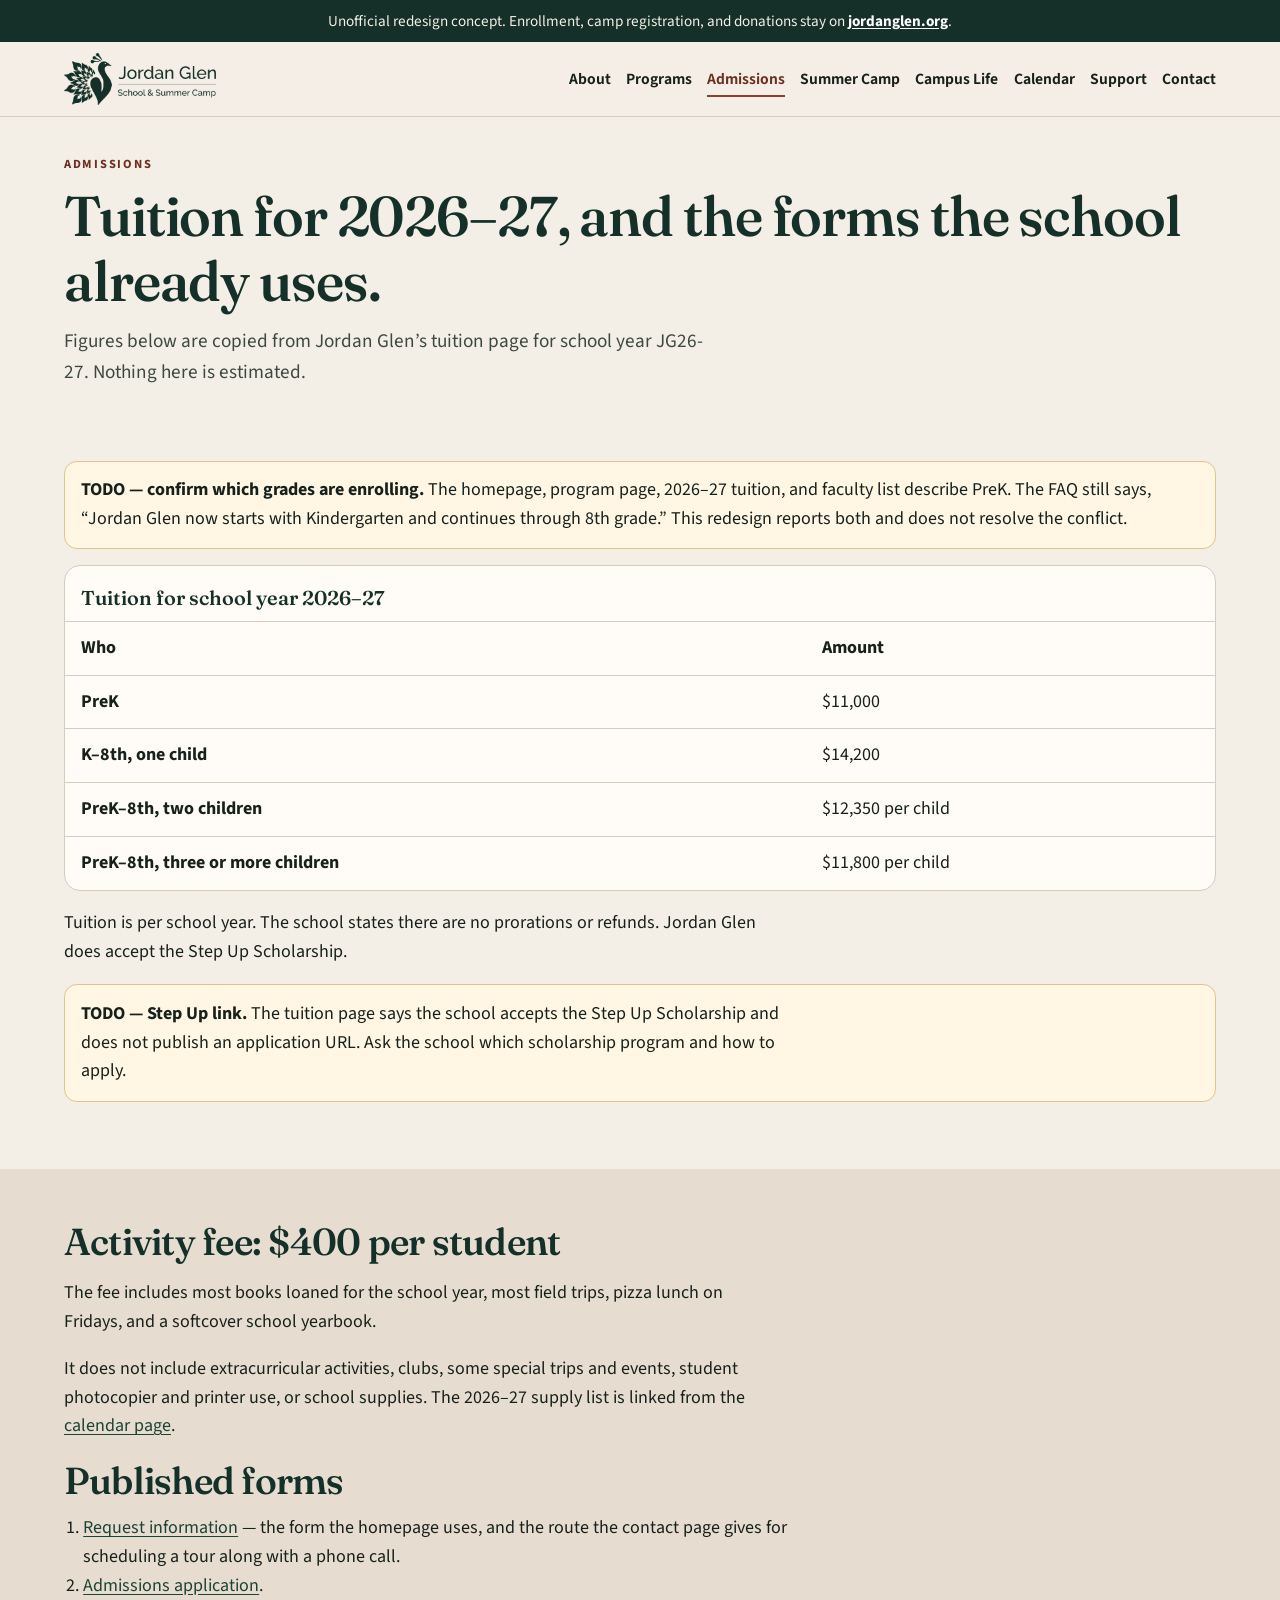
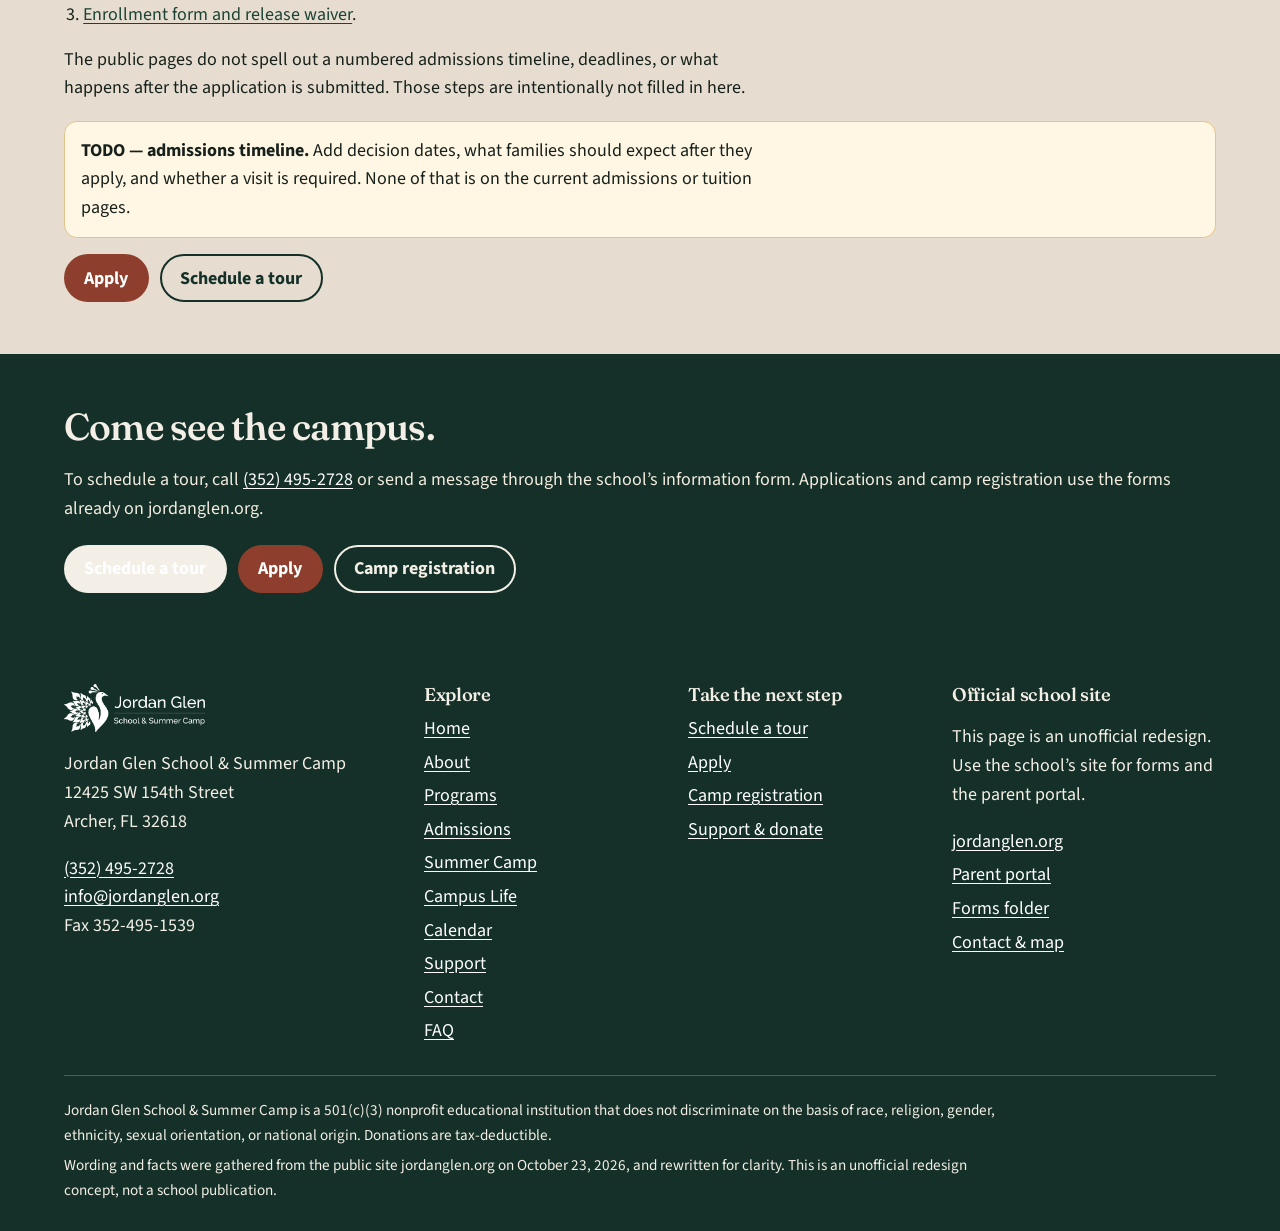
<file: site/admissions.html>
<!DOCTYPE html>
<html lang="en">
<head>
  <meta charset="utf-8">
  <meta name="viewport" content="width=device-width, initial-scale=1">
  <title>Admissions &amp; Tuition | Jordan Glen School</title>
  <meta name="description" content="2026–27 tuition from Jordan Glen’s site: PreK $11,000, K–8 $14,200, sibling rates, a $400 activity fee, and links to the real application.">
  <link rel="canonical" href="https://vectordesigngroup.github.io/jordan-glen-school-site/admissions.html">
  <meta name="robots" content="index,follow">
  <meta name="theme-color" content="#143028">
  <meta property="og:type" content="website">
  <meta property="og:site_name" content="Jordan Glen School &amp; Summer Camp — unofficial redesign">
  <meta property="og:title" content="Admissions &amp; Tuition | Jordan Glen School">
  <meta property="og:description" content="2026–27 tuition from Jordan Glen’s site: PreK $11,000, K–8 $14,200, sibling rates, a $400 activity fee, and links to the real application.">
  <meta property="og:url" content="https://vectordesigngroup.github.io/jordan-glen-school-site/admissions.html">
  <meta property="og:image" content="https://vectordesigngroup.github.io/jordan-glen-school-site/images/og.jpg">
  <meta property="og:locale" content="en_US">
  <meta name="twitter:card" content="summary_large_image">
  <link rel="icon" href="images/favicon-32.png" type="image/png" sizes="32x32">
  <link rel="icon" href="images/favicon-192.png" type="image/png" sizes="192x192">
  <link rel="apple-touch-icon" href="images/favicon-192.png">
  <link rel="stylesheet" href="css/styles.css">
  <script type="application/ld+json">
{
  "@context": "https://schema.org",
  "@graph": [
    {
      "@type": "WebSite",
      "@id": "https://vectordesigngroup.github.io/jordan-glen-school-site/#website",
      "name": "Jordan Glen School & Summer Camp \u2014 unofficial redesign",
      "url": "https://vectordesigngroup.github.io/jordan-glen-school-site/",
      "description": "Unofficial redesign concept for Jordan Glen School & Summer Camp. Not the school's official website."
    },
    {
      "@type": "WebPage",
      "@id": "https://vectordesigngroup.github.io/jordan-glen-school-site/admissions.html#webpage",
      "url": "https://vectordesigngroup.github.io/jordan-glen-school-site/admissions.html",
      "name": "Admissions & Tuition | Jordan Glen School",
      "description": "2026\u201327 tuition from Jordan Glen\u2019s site: PreK $11,000, K\u20138 $14,200, sibling rates, a $400 activity fee, and links to the real application.",
      "isPartOf": {
        "@id": "https://vectordesigngroup.github.io/jordan-glen-school-site/#website"
      },
      "about": {
        "@id": "https://www.jordanglen.org/#school"
      }
    },
    {
      "@type": [
        "School",
        "EducationalOrganization"
      ],
      "@id": "https://www.jordanglen.org/#school",
      "name": "Jordan Glen School & Summer Camp",
      "legalName": "Jordan Glen School & Summer Camp, Inc.",
      "url": "https://www.jordanglen.org/",
      "foundingDate": "1974",
      "email": "info@jordanglen.org",
      "telephone": "+1-352-495-2728",
      "faxNumber": "+1-352-495-1539",
      "nonprofitStatus": "Nonprofit501c3",
      "address": {
        "@type": "PostalAddress",
        "streetAddress": "12425 SW 154th Street",
        "addressLocality": "Archer",
        "addressRegion": "FL",
        "postalCode": "32618",
        "addressCountry": "US"
      },
      "geo": {
        "@type": "GeoCoordinates",
        "latitude": 29.5407862,
        "longitude": -82.5062792
      },
      "hasMap": "https://www.google.com/maps/search/?api=1&query=12425+SW+154th+Street+Archer+FL+32618"
    }
  ]
}
</script>
</head>
<body>
  <a class="skip-link" href="#main">Skip to content</a>
  <div class="concept-banner">
    Unofficial redesign concept. Enrollment, camp registration, and donations stay on
    <a href="https://www.jordanglen.org/">jordanglen.org</a>.
  </div>
  <header class="site-header">
    <div class="wrap header-inner">
      <a class="brand" href="index.html">
        <img src="images/logo-pine.png" width="164" height="56" alt="Jordan Glen School and Summer Camp">
      </a>
      <button class="menu-toggle" type="button" aria-expanded="false" aria-controls="site-nav">
        <span class="menu-bars" aria-hidden="true"></span>
        <span class="menu-label">Menu</span>
      </button>
      <nav class="site-nav" id="site-nav" aria-label="Primary">
        <ul>
          <li><a href="about.html">About</a></li>
<li><a href="programs.html">Programs</a></li>
<li><a href="admissions.html" aria-current="page">Admissions</a></li>
<li><a href="summer-camp.html">Summer Camp</a></li>
<li><a href="campus.html">Campus Life</a></li>
<li><a href="calendar.html">Calendar</a></li>
<li><a href="support.html">Support</a></li>
<li><a href="contact.html">Contact</a></li>
        </ul>
      </nav>
    </div>
  </header>
  <main id="main">
    
    <header class="wrap page-hero">
      <p class="eyebrow">Admissions</p>
      <h1>Tuition for 2026–27, and the forms the school already uses.</h1>
      <p class="lede">Figures below are copied from Jordan Glen’s tuition page for school year JG26-27. Nothing here is estimated.</p>
    </header>
    <section class="section">
      <div class="wrap">
        <aside class="todo">
  <p><strong>TODO — confirm which grades are enrolling.</strong> The homepage, program page, 2026–27 tuition, and faculty list describe PreK. The FAQ still says, “Jordan Glen now starts with Kindergarten and continues through 8th grade.” This redesign reports both and does not resolve the conflict.</p>
</aside>
        <div class="table-wrap" tabindex="0">
          <table>
            <caption>Tuition for school year 2026–27</caption>
            <thead>
              <tr><th scope="col">Who</th><th scope="col">Amount</th></tr>
            </thead>
            <tbody>
              <tr><th scope="row">PreK</th><td>$11,000</td></tr>
              <tr><th scope="row">K–8th, one child</th><td>$14,200</td></tr>
              <tr><th scope="row">PreK–8th, two children</th><td>$12,350 per child</td></tr>
              <tr><th scope="row">PreK–8th, three or more children</th><td>$11,800 per child</td></tr>
            </tbody>
          </table>
        </div>
        <div class="prose">
          <p>Tuition is per school year. The school states there are no prorations or refunds. Jordan Glen does accept the Step Up Scholarship.</p>
          <aside class="todo">
            <p><strong>TODO — Step Up link.</strong> The tuition page says the school accepts the Step Up Scholarship and does not publish an application URL. Ask the school which scholarship program and how to apply.</p>
          </aside>
        </div>
      </div>
    </section>
    <section class="section band-sand">
      <div class="wrap prose">
        <h2>Activity fee: $400 per student</h2>
        <p>The fee includes most books loaned for the school year, most field trips, pizza lunch on Fridays, and a softcover school yearbook.</p>
        <p>It does not include extracurricular activities, clubs, some special trips and events, student photocopier and printer use, or school supplies. The 2026–27 supply list is linked from the <a href="calendar.html">calendar page</a>.</p>
        <h2>Published forms</h2>
        <ol>
          <li><a href="https://www.jordanglen.org/forms/request-information/">Request information</a> — the form the homepage uses, and the route the contact page gives for scheduling a tour along with a phone call.</li>
          <li><a href="https://www.jordanglen.org/forms/admissions-application/">Admissions application</a>.</li>
          <li><a href="https://www.jordanglen.org/forms/enrollment-form-release/">Enrollment form and release waiver</a>.</li>
        </ol>
        <p>The public pages do not spell out a numbered admissions timeline, deadlines, or what happens after the application is submitted. Those steps are intentionally not filled in here.</p>
        <aside class="todo">
          <p><strong>TODO — admissions timeline.</strong> Add decision dates, what families should expect after they apply, and whether a visit is required. None of that is on the current admissions or tuition pages.</p>
        </aside>
        <div class="cta-row">
          <a class="btn btn-primary" href="https://www.jordanglen.org/forms/admissions-application/">Apply</a>
          <a class="btn btn-ghost" href="https://www.jordanglen.org/forms/request-information/">Schedule a tour</a>
        </div>
      </div>
    </section>
    <section class="section band-pine">
      <div class="wrap">
        <h2>Come see the campus.</h2>
        <p>To schedule a tour, call <a href="tel:+13524952728">(352) 495-2728</a> or send a message through the school’s information form. Applications and camp registration use the forms already on jordanglen.org.</p>
        <div class="cta-row">
          <a class="btn btn-light" href="https://www.jordanglen.org/forms/request-information/">Schedule a tour</a>
          <a class="btn btn-primary" href="https://www.jordanglen.org/forms/admissions-application/">Apply</a>
          <a class="btn btn-ghost" href="https://www.jordanglen.org/forms/summer-camp-up-emergency-form-permissions/">Camp registration</a>
        </div>
      </div>
    </section>
    
  </main>
  <footer class="site-footer">
    <div class="wrap footer-grid">
      <div>
        <img class="footer-logo" src="images/logo-white.png" width="141" height="48" alt="">
        <p>
          Jordan Glen School &amp; Summer Camp<br>
          12425 SW 154th Street<br>
          Archer, FL 32618
        </p>
        <p>
          <a href="tel:+13524952728">(352) 495-2728</a><br>
          <a href="mailto:info@jordanglen.org">info@jordanglen.org</a><br>
          Fax 352-495-1539
        </p>
      </div>
      <nav aria-label="Footer">
        <h2>Explore</h2>
        <ul>
          <li><a href="index.html">Home</a></li>
<li><a href="about.html">About</a></li>
<li><a href="programs.html">Programs</a></li>
<li><a href="admissions.html" aria-current="page">Admissions</a></li>
<li><a href="summer-camp.html">Summer Camp</a></li>
<li><a href="campus.html">Campus Life</a></li>
<li><a href="calendar.html">Calendar</a></li>
<li><a href="support.html">Support</a></li>
<li><a href="contact.html">Contact</a></li>
<li><a href="faq.html">FAQ</a></li>
        </ul>
      </nav>
      <div>
        <h2>Take the next step</h2>
        <ul>
          <li><a href="https://www.jordanglen.org/forms/request-information/">Schedule a tour</a></li>
          <li><a href="https://www.jordanglen.org/forms/admissions-application/">Apply</a></li>
          <li><a href="https://www.jordanglen.org/forms/summer-camp-up-emergency-form-permissions/">Camp registration</a></li>
          <li><a href="support.html">Support &amp; donate</a></li>
        </ul>
      </div>
      <div>
        <h2>Official school site</h2>
        <p>This page is an unofficial redesign. Use the school’s site for forms and the parent portal.</p>
        <ul>
          <li><a href="https://www.jordanglen.org/">jordanglen.org</a></li>
          <li><a href="https://www.jordanglen.org/parent-portal/">Parent portal</a></li>
          <li><a href="https://www.jordanglen.org/forms/">Forms folder</a></li>
          <li><a href="contact.html">Contact &amp; map</a></li>
        </ul>
      </div>
    </div>
    <div class="wrap legal">
      <p>Jordan Glen School &amp; Summer Camp is a 501(c)(3) nonprofit educational institution that does not discriminate on the basis of race, religion, gender, ethnicity, sexual orientation, or national origin. Donations are tax-deductible.</p>
      <p>Wording and facts were gathered from the public site jordanglen.org on October 23, 2026, and rewritten for clarity. This is an unofficial redesign concept, not a school publication.</p>
    </div>
  </footer>
  <script src="js/main.js"></script>
</body>
</html>
</file>
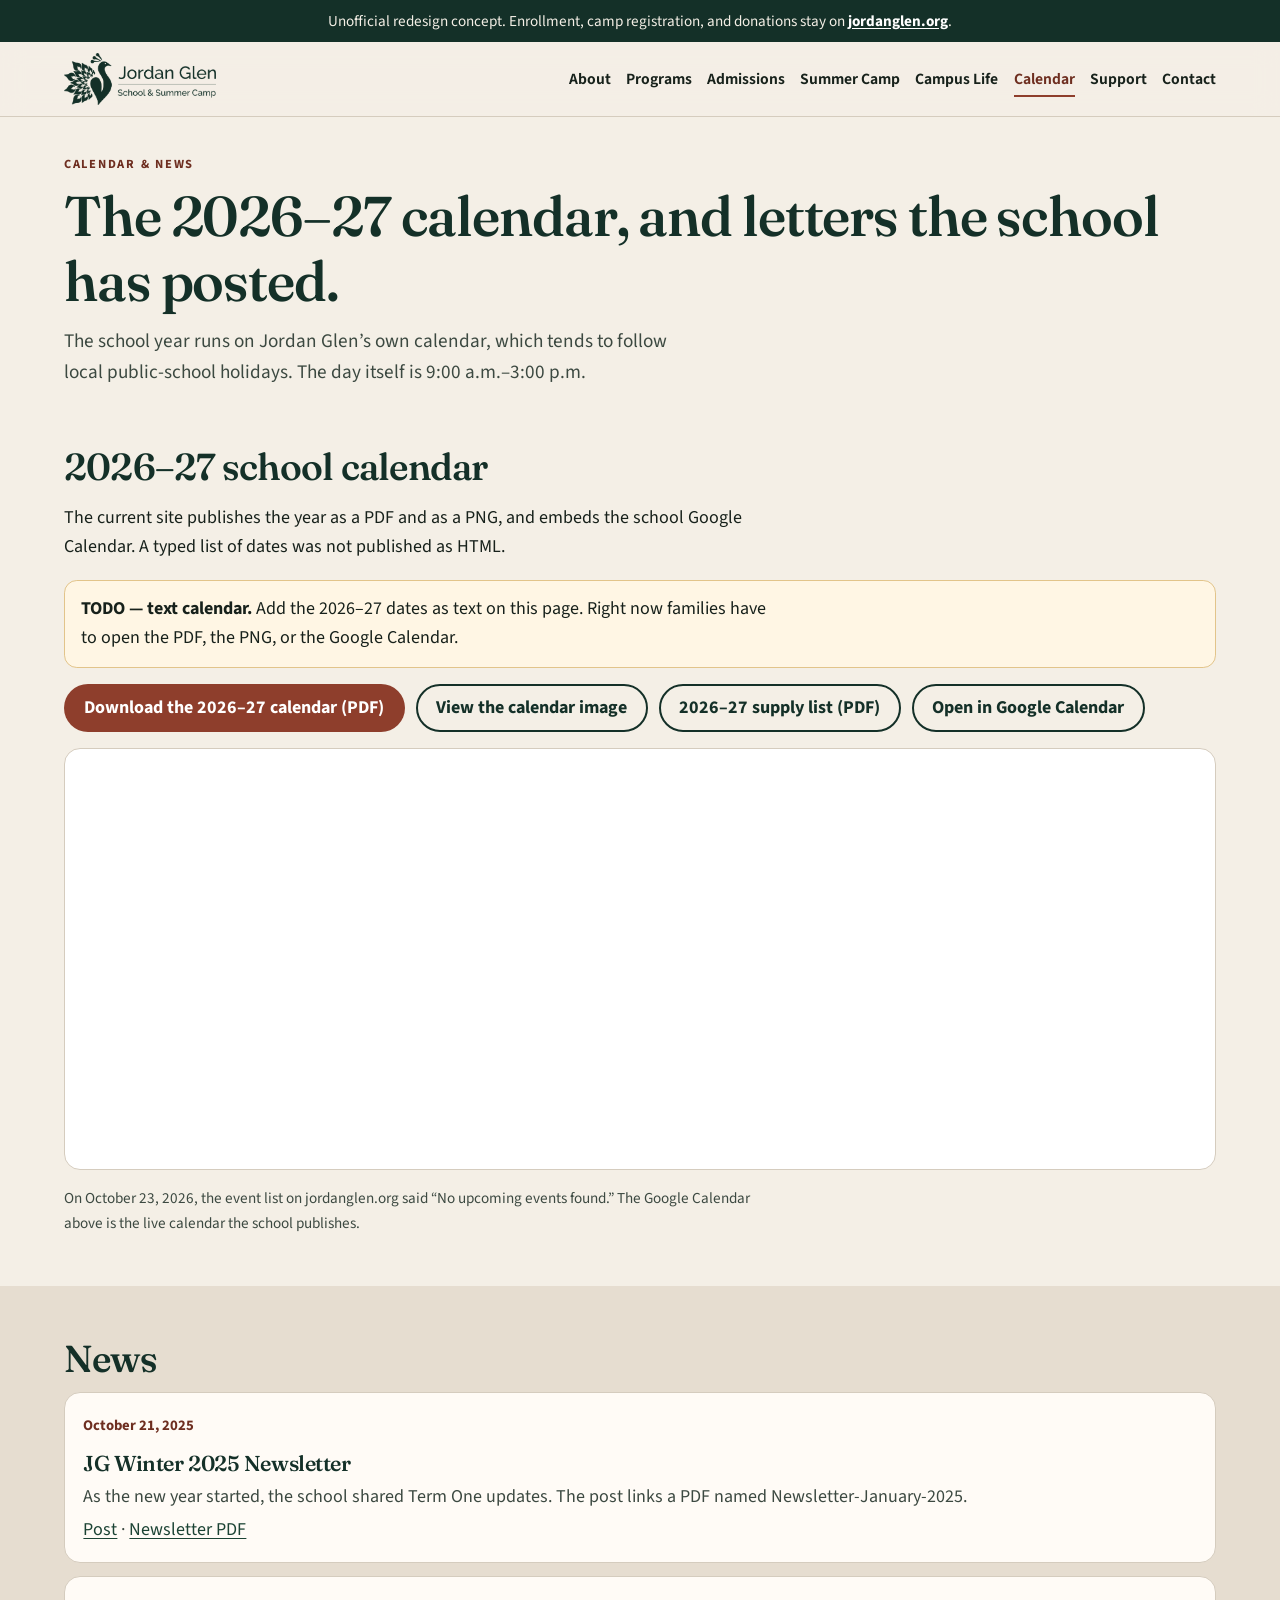
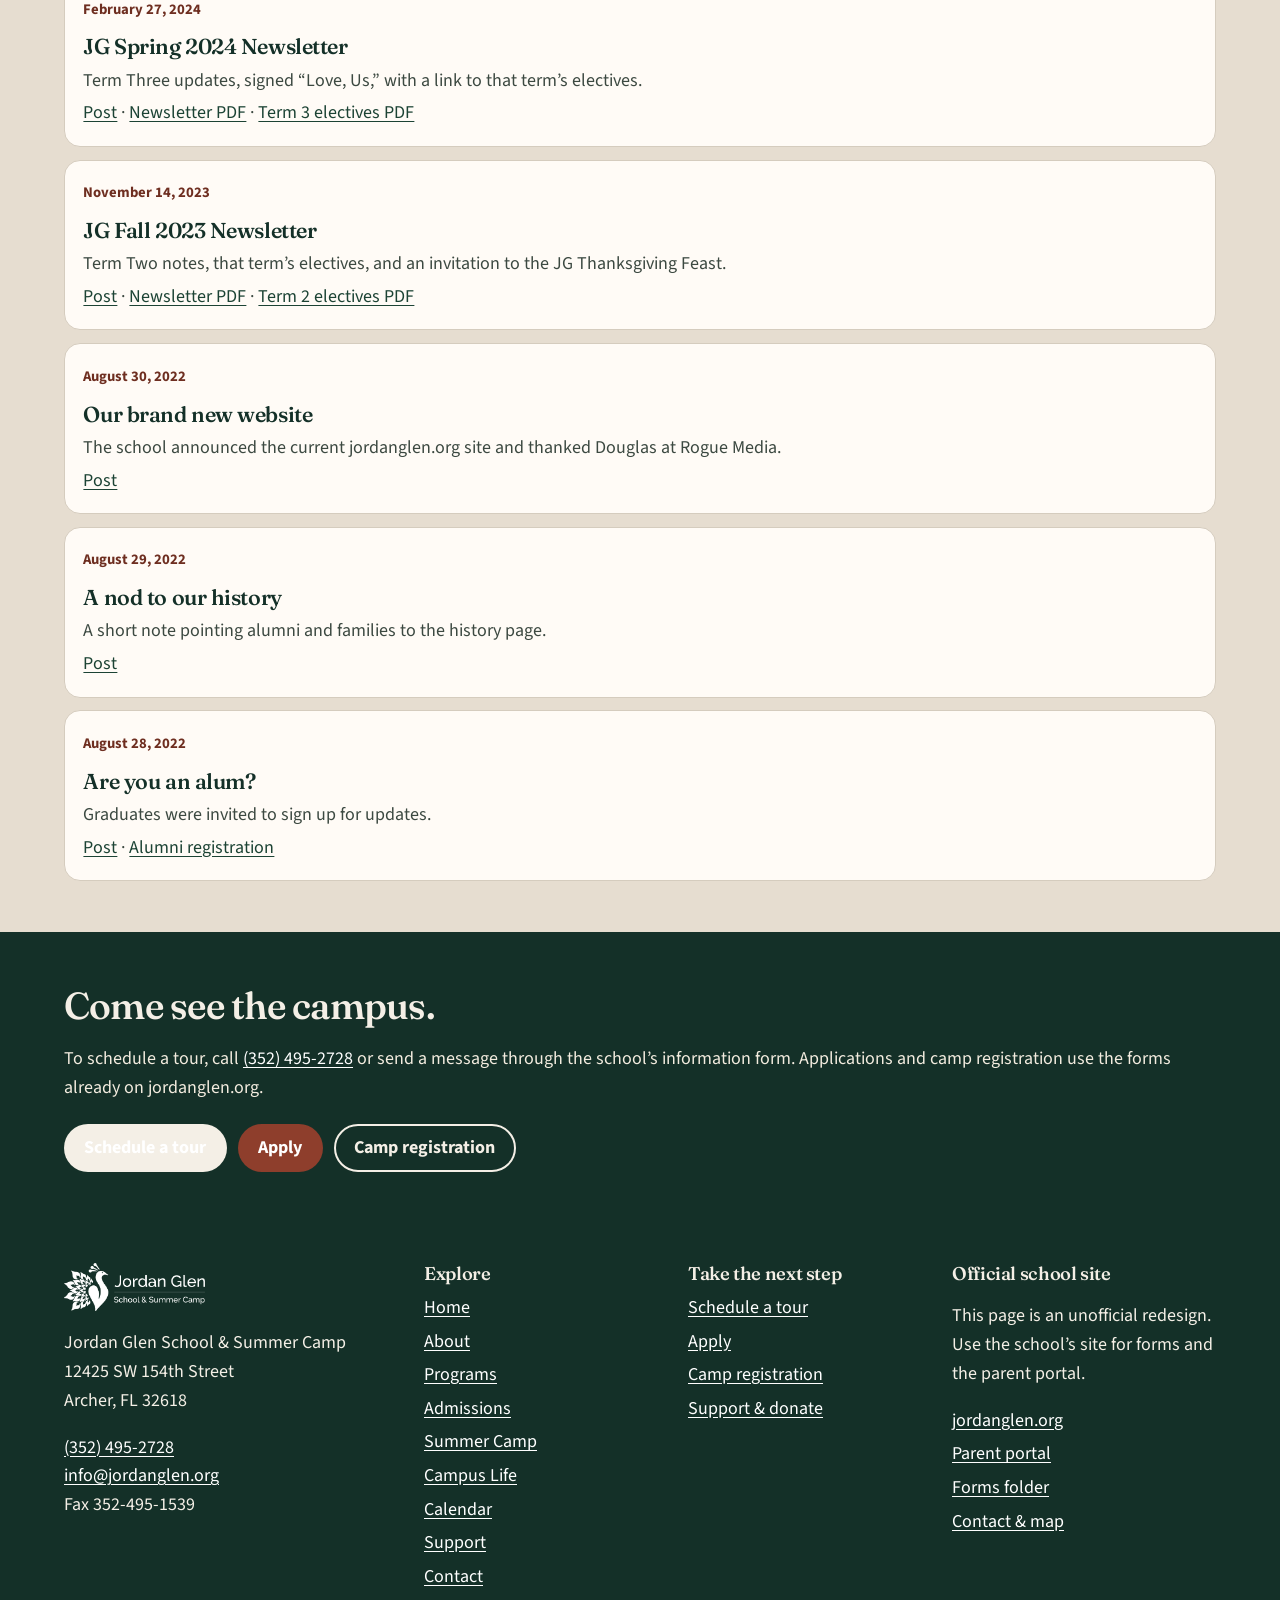
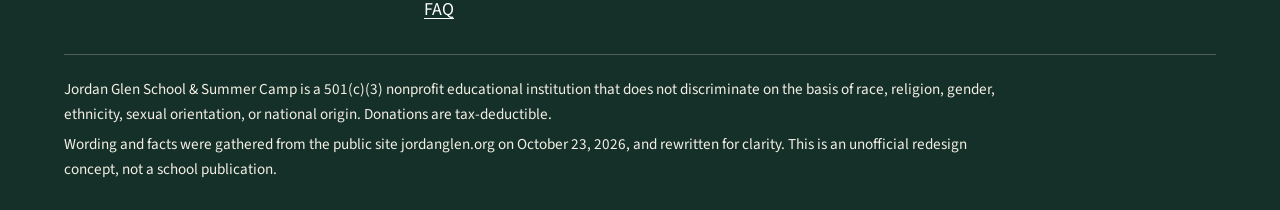
<file: site/calendar.html>
<!DOCTYPE html>
<html lang="en">
<head>
  <meta charset="utf-8">
  <meta name="viewport" content="width=device-width, initial-scale=1">
  <title>Calendar &amp; News | Jordan Glen School</title>
  <meta name="description" content="Jordan Glen’s 2026–27 calendar PDF, supply list, Google Calendar, and recent newsletters.">
  <link rel="canonical" href="https://vectordesigngroup.github.io/jordan-glen-school-site/calendar.html">
  <meta name="robots" content="index,follow">
  <meta name="theme-color" content="#143028">
  <meta property="og:type" content="website">
  <meta property="og:site_name" content="Jordan Glen School &amp; Summer Camp — unofficial redesign">
  <meta property="og:title" content="Calendar &amp; News | Jordan Glen School">
  <meta property="og:description" content="Jordan Glen’s 2026–27 calendar PDF, supply list, Google Calendar, and recent newsletters.">
  <meta property="og:url" content="https://vectordesigngroup.github.io/jordan-glen-school-site/calendar.html">
  <meta property="og:image" content="https://vectordesigngroup.github.io/jordan-glen-school-site/images/og.jpg">
  <meta property="og:locale" content="en_US">
  <meta name="twitter:card" content="summary_large_image">
  <link rel="icon" href="images/favicon-32.png" type="image/png" sizes="32x32">
  <link rel="icon" href="images/favicon-192.png" type="image/png" sizes="192x192">
  <link rel="apple-touch-icon" href="images/favicon-192.png">
  <link rel="stylesheet" href="css/styles.css">
  <script type="application/ld+json">
{
  "@context": "https://schema.org",
  "@graph": [
    {
      "@type": "WebSite",
      "@id": "https://vectordesigngroup.github.io/jordan-glen-school-site/#website",
      "name": "Jordan Glen School & Summer Camp \u2014 unofficial redesign",
      "url": "https://vectordesigngroup.github.io/jordan-glen-school-site/",
      "description": "Unofficial redesign concept for Jordan Glen School & Summer Camp. Not the school's official website."
    },
    {
      "@type": "WebPage",
      "@id": "https://vectordesigngroup.github.io/jordan-glen-school-site/calendar.html#webpage",
      "url": "https://vectordesigngroup.github.io/jordan-glen-school-site/calendar.html",
      "name": "Calendar & News | Jordan Glen School",
      "description": "Jordan Glen\u2019s 2026\u201327 calendar PDF, supply list, Google Calendar, and recent newsletters.",
      "isPartOf": {
        "@id": "https://vectordesigngroup.github.io/jordan-glen-school-site/#website"
      },
      "about": {
        "@id": "https://www.jordanglen.org/#school"
      }
    },
    {
      "@type": [
        "School",
        "EducationalOrganization"
      ],
      "@id": "https://www.jordanglen.org/#school",
      "name": "Jordan Glen School & Summer Camp",
      "legalName": "Jordan Glen School & Summer Camp, Inc.",
      "url": "https://www.jordanglen.org/",
      "foundingDate": "1974",
      "email": "info@jordanglen.org",
      "telephone": "+1-352-495-2728",
      "faxNumber": "+1-352-495-1539",
      "nonprofitStatus": "Nonprofit501c3",
      "address": {
        "@type": "PostalAddress",
        "streetAddress": "12425 SW 154th Street",
        "addressLocality": "Archer",
        "addressRegion": "FL",
        "postalCode": "32618",
        "addressCountry": "US"
      },
      "geo": {
        "@type": "GeoCoordinates",
        "latitude": 29.5407862,
        "longitude": -82.5062792
      },
      "hasMap": "https://www.google.com/maps/search/?api=1&query=12425+SW+154th+Street+Archer+FL+32618"
    }
  ]
}
</script>
</head>
<body>
  <a class="skip-link" href="#main">Skip to content</a>
  <div class="concept-banner">
    Unofficial redesign concept. Enrollment, camp registration, and donations stay on
    <a href="https://www.jordanglen.org/">jordanglen.org</a>.
  </div>
  <header class="site-header">
    <div class="wrap header-inner">
      <a class="brand" href="index.html">
        <img src="images/logo-pine.png" width="164" height="56" alt="Jordan Glen School and Summer Camp">
      </a>
      <button class="menu-toggle" type="button" aria-expanded="false" aria-controls="site-nav">
        <span class="menu-bars" aria-hidden="true"></span>
        <span class="menu-label">Menu</span>
      </button>
      <nav class="site-nav" id="site-nav" aria-label="Primary">
        <ul>
          <li><a href="about.html">About</a></li>
<li><a href="programs.html">Programs</a></li>
<li><a href="admissions.html">Admissions</a></li>
<li><a href="summer-camp.html">Summer Camp</a></li>
<li><a href="campus.html">Campus Life</a></li>
<li><a href="calendar.html" aria-current="page">Calendar</a></li>
<li><a href="support.html">Support</a></li>
<li><a href="contact.html">Contact</a></li>
        </ul>
      </nav>
    </div>
  </header>
  <main id="main">
    
    <header class="wrap page-hero">
      <p class="eyebrow">Calendar &amp; news</p>
      <h1>The 2026–27 calendar, and letters the school has posted.</h1>
      <p class="lede">The school year runs on Jordan Glen’s own calendar, which tends to follow local public-school holidays. The day itself is 9:00 a.m.–3:00 p.m.</p>
    </header>
    <section class="section">
      <div class="wrap prose">
        <h2>2026–27 school calendar</h2>
        <p>The current site publishes the year as a PDF and as a PNG, and embeds the school Google Calendar. A typed list of dates was not published as HTML.</p>
        <aside class="todo">
          <p><strong>TODO — text calendar.</strong> Add the 2026–27 dates as text on this page. Right now families have to open the PDF, the PNG, or the Google Calendar.</p>
        </aside>
        <div class="cta-row">
          <a class="btn btn-primary" href="https://www.jordanglen.org/wp-content/uploads/2026/08/26-27-JG-Calendar.pdf">Download the 2026–27 calendar (PDF)</a>
          <a class="btn btn-ghost" href="https://www.jordanglen.org/wp-content/uploads/2026/08/JG-Calendar-26-27.png">View the calendar image</a>
          <a class="btn btn-ghost" href="https://www.jordanglen.org/wp-content/uploads/2026/07/JG-Class-Supply-List-2026-27.pdf">2026–27 supply list (PDF)</a>
          <a class="btn btn-ghost" href="https://calendar.google.com/calendar/u/0/render?cid=info%40jordanglen.org">Open in Google Calendar</a>
        </div>
        <div class="frame">
          <iframe title="Jordan Glen Google Calendar" src="https://calendar.google.com/calendar/embed?src=info%40jordanglen.org&ctz=America%2FNew_York" loading="lazy"></iframe>
        </div>
        <p class="fine">On October 23, 2026, the event list on jordanglen.org said “No upcoming events found.” The Google Calendar above is the live calendar the school publishes.</p>
      </div>
    </section>
    <section class="section band-sand" id="news">
      <div class="wrap">
        <h2>News</h2>
        <div class="news-list">
          <article class="news-item">
            <time datetime="2025-10-21">October 21, 2025</time>
            <h3>JG Winter 2025 Newsletter</h3>
            <p>As the new year started, the school shared Term One updates. The post links a PDF named Newsletter-January-2025.</p>
            <p><a href="https://www.jordanglen.org/jg-winter-2025-newsletter/">Post</a> · <a href="https://www.jordanglen.org/wp-content/uploads/2025/01/Newsletter-January-2025-1.pdf">Newsletter PDF</a></p>
          </article>
          <article class="news-item">
            <time datetime="2024-02-27">February 27, 2024</time>
            <h3>JG Spring 2024 Newsletter</h3>
            <p>Term Three updates, signed “Love, Us,” with a link to that term’s electives.</p>
            <p><a href="https://www.jordanglen.org/jg-spring-2024-newsletter/">Post</a> · <a href="https://www.jordanglen.org/wp-content/uploads/2024/02/Newsletter-February-2024.pdf">Newsletter PDF</a> · <a href="https://www.jordanglen.org/wp-content/uploads/2024/02/3rd-Term-Electives-2023-24-.pdf">Term 3 electives PDF</a></p>
          </article>
          <article class="news-item">
            <time datetime="2023-11-14">November 14, 2023</time>
            <h3>JG Fall 2023 Newsletter</h3>
            <p>Term Two notes, that term’s electives, and an invitation to the JG Thanksgiving Feast.</p>
            <p><a href="https://www.jordanglen.org/jg-fall-2023-newsletter/">Post</a> · <a href="https://www.jordanglen.org/wp-content/uploads/2023/11/Newsletter-November-2023.pdf">Newsletter PDF</a> · <a href="https://www.jordanglen.org/wp-content/uploads/2023/11/Electives-2023-2024-Term-2.pdf">Term 2 electives PDF</a></p>
          </article>
          <article class="news-item">
            <time datetime="2022-08-30">August 30, 2022</time>
            <h3>Our brand new website</h3>
            <p>The school announced the current jordanglen.org site and thanked Douglas at Rogue Media.</p>
            <p><a href="https://www.jordanglen.org/our-brand-new-website/">Post</a></p>
          </article>
          <article class="news-item">
            <time datetime="2022-08-29">August 29, 2022</time>
            <h3>A nod to our history</h3>
            <p>A short note pointing alumni and families to the history page.</p>
            <p><a href="https://www.jordanglen.org/a-nod-to-our-history/">Post</a></p>
          </article>
          <article class="news-item">
            <time datetime="2022-08-28">August 28, 2022</time>
            <h3>Are you an alum?</h3>
            <p>Graduates were invited to sign up for updates.</p>
            <p><a href="https://www.jordanglen.org/are-you-an-alumni/">Post</a> · <a href="https://www.jordanglen.org/forms/alumni-registration/">Alumni registration</a></p>
          </article>
        </div>
      </div>
    </section>
    <section class="section band-pine">
      <div class="wrap">
        <h2>Come see the campus.</h2>
        <p>To schedule a tour, call <a href="tel:+13524952728">(352) 495-2728</a> or send a message through the school’s information form. Applications and camp registration use the forms already on jordanglen.org.</p>
        <div class="cta-row">
          <a class="btn btn-light" href="https://www.jordanglen.org/forms/request-information/">Schedule a tour</a>
          <a class="btn btn-primary" href="https://www.jordanglen.org/forms/admissions-application/">Apply</a>
          <a class="btn btn-ghost" href="https://www.jordanglen.org/forms/summer-camp-up-emergency-form-permissions/">Camp registration</a>
        </div>
      </div>
    </section>
    
  </main>
  <footer class="site-footer">
    <div class="wrap footer-grid">
      <div>
        <img class="footer-logo" src="images/logo-white.png" width="141" height="48" alt="">
        <p>
          Jordan Glen School &amp; Summer Camp<br>
          12425 SW 154th Street<br>
          Archer, FL 32618
        </p>
        <p>
          <a href="tel:+13524952728">(352) 495-2728</a><br>
          <a href="mailto:info@jordanglen.org">info@jordanglen.org</a><br>
          Fax 352-495-1539
        </p>
      </div>
      <nav aria-label="Footer">
        <h2>Explore</h2>
        <ul>
          <li><a href="index.html">Home</a></li>
<li><a href="about.html">About</a></li>
<li><a href="programs.html">Programs</a></li>
<li><a href="admissions.html">Admissions</a></li>
<li><a href="summer-camp.html">Summer Camp</a></li>
<li><a href="campus.html">Campus Life</a></li>
<li><a href="calendar.html" aria-current="page">Calendar</a></li>
<li><a href="support.html">Support</a></li>
<li><a href="contact.html">Contact</a></li>
<li><a href="faq.html">FAQ</a></li>
        </ul>
      </nav>
      <div>
        <h2>Take the next step</h2>
        <ul>
          <li><a href="https://www.jordanglen.org/forms/request-information/">Schedule a tour</a></li>
          <li><a href="https://www.jordanglen.org/forms/admissions-application/">Apply</a></li>
          <li><a href="https://www.jordanglen.org/forms/summer-camp-up-emergency-form-permissions/">Camp registration</a></li>
          <li><a href="support.html">Support &amp; donate</a></li>
        </ul>
      </div>
      <div>
        <h2>Official school site</h2>
        <p>This page is an unofficial redesign. Use the school’s site for forms and the parent portal.</p>
        <ul>
          <li><a href="https://www.jordanglen.org/">jordanglen.org</a></li>
          <li><a href="https://www.jordanglen.org/parent-portal/">Parent portal</a></li>
          <li><a href="https://www.jordanglen.org/forms/">Forms folder</a></li>
          <li><a href="contact.html">Contact &amp; map</a></li>
        </ul>
      </div>
    </div>
    <div class="wrap legal">
      <p>Jordan Glen School &amp; Summer Camp is a 501(c)(3) nonprofit educational institution that does not discriminate on the basis of race, religion, gender, ethnicity, sexual orientation, or national origin. Donations are tax-deductible.</p>
      <p>Wording and facts were gathered from the public site jordanglen.org on October 23, 2026, and rewritten for clarity. This is an unofficial redesign concept, not a school publication.</p>
    </div>
  </footer>
  <script src="js/main.js"></script>
</body>
</html>
</file>
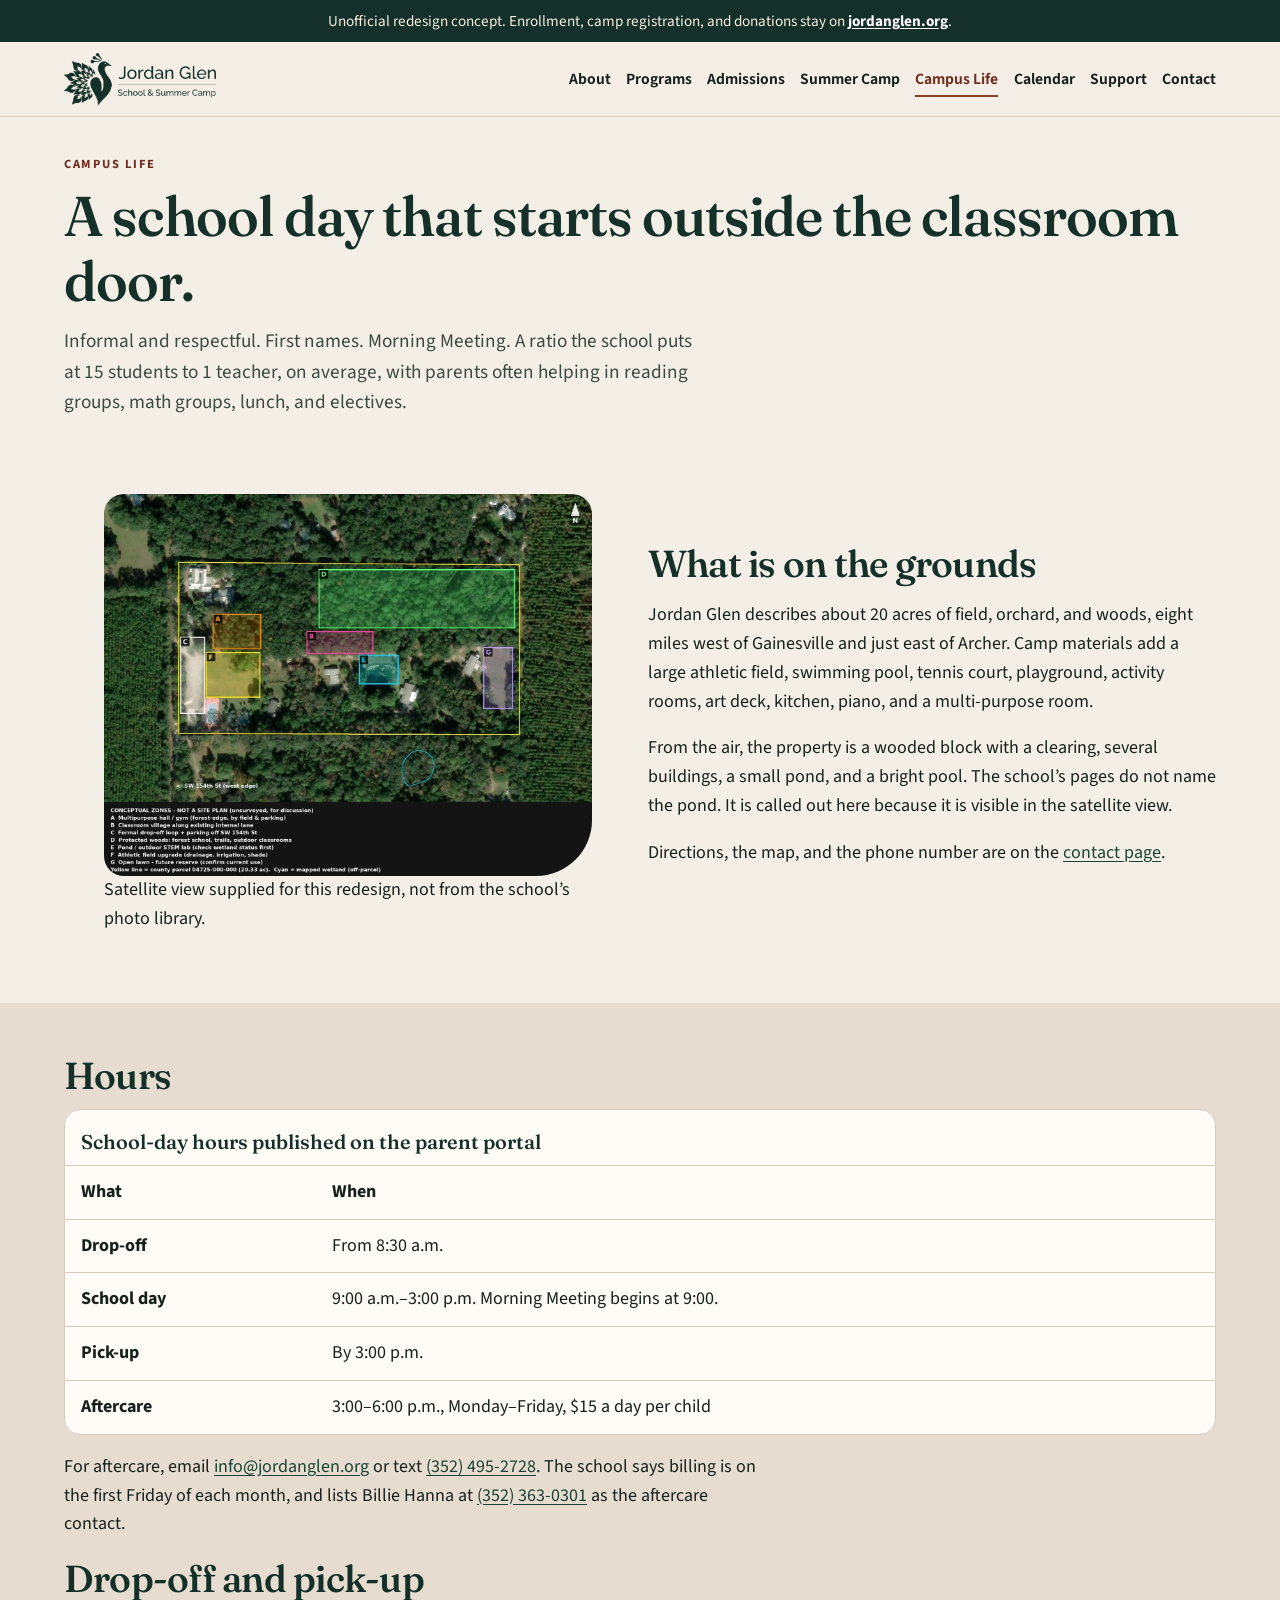
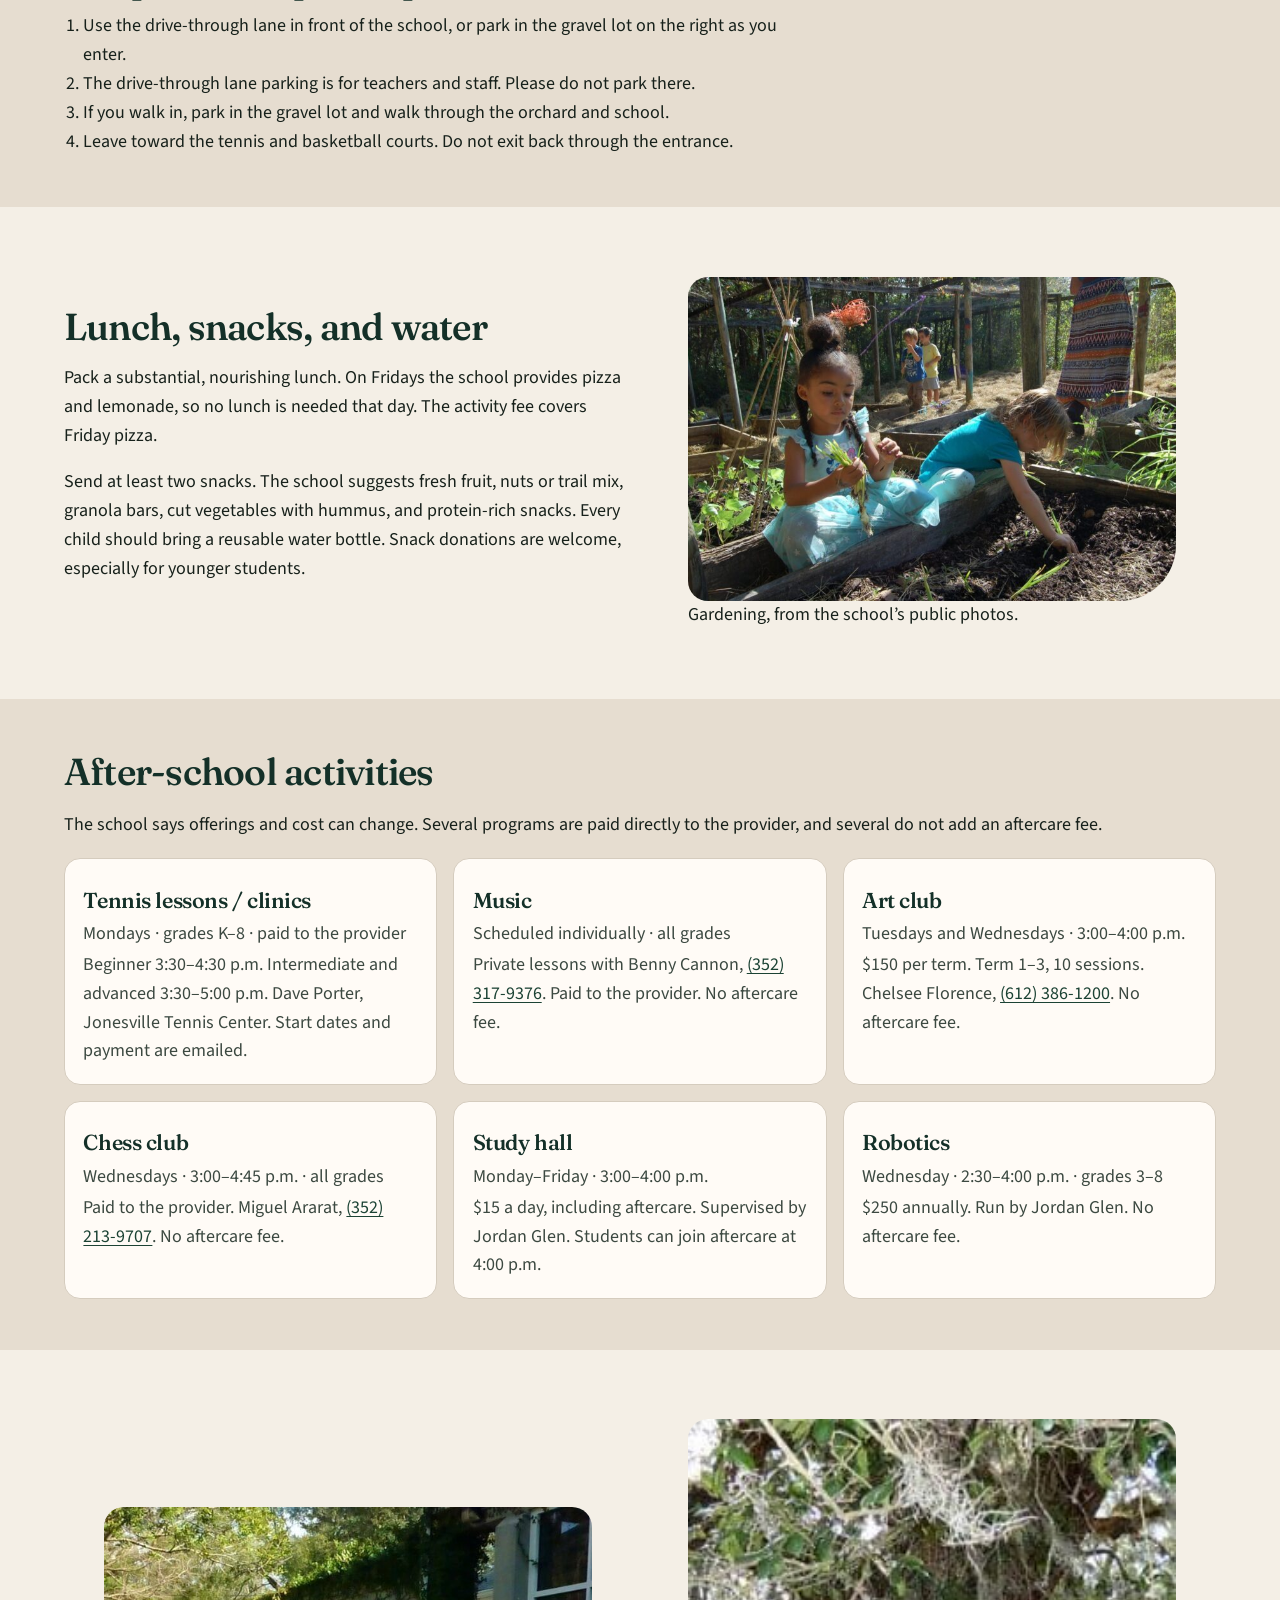
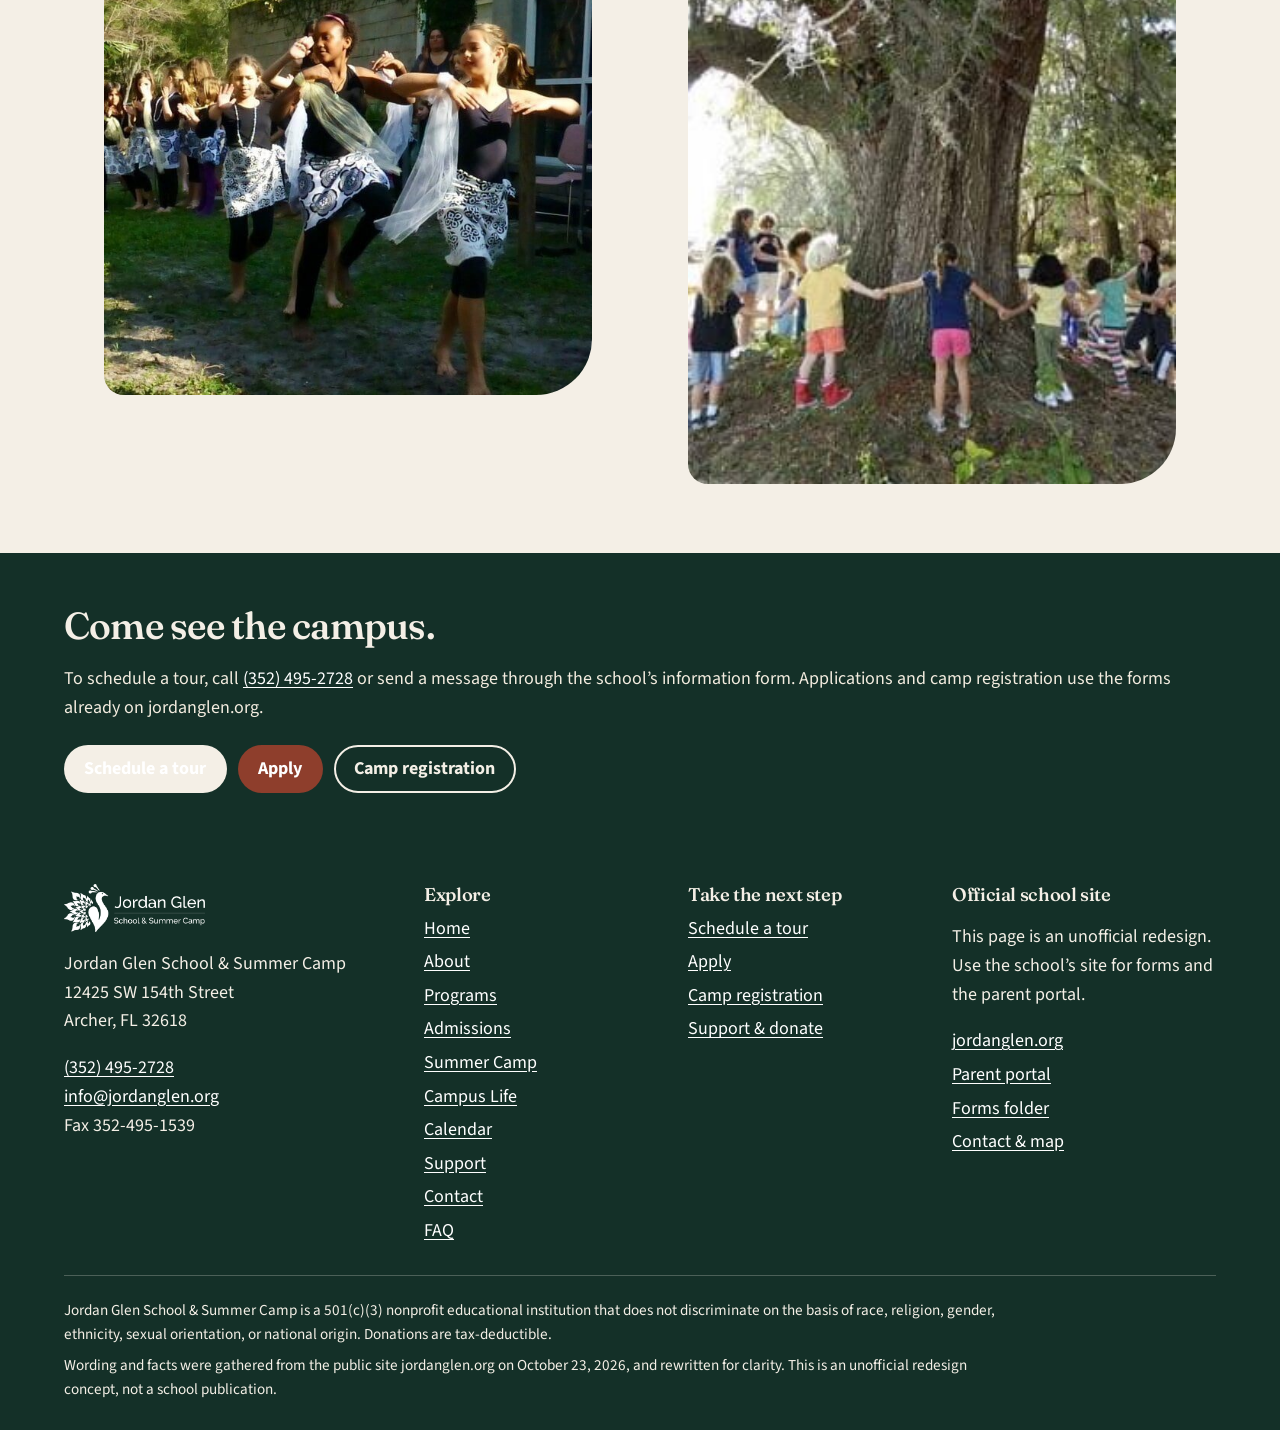
<file: site/campus.html>
<!DOCTYPE html>
<html lang="en">
<head>
  <meta charset="utf-8">
  <meta name="viewport" content="width=device-width, initial-scale=1">
  <title>Campus Life | Jordan Glen School</title>
  <meta name="description" content="Hours, drop-off, lunch, aftercare, and after-school clubs on Jordan Glen’s 20-acre campus in Archer, Florida.">
  <link rel="canonical" href="https://vectordesigngroup.github.io/jordan-glen-school-site/campus.html">
  <meta name="robots" content="index,follow">
  <meta name="theme-color" content="#143028">
  <meta property="og:type" content="website">
  <meta property="og:site_name" content="Jordan Glen School &amp; Summer Camp — unofficial redesign">
  <meta property="og:title" content="Campus Life | Jordan Glen School">
  <meta property="og:description" content="Hours, drop-off, lunch, aftercare, and after-school clubs on Jordan Glen’s 20-acre campus in Archer, Florida.">
  <meta property="og:url" content="https://vectordesigngroup.github.io/jordan-glen-school-site/campus.html">
  <meta property="og:image" content="https://vectordesigngroup.github.io/jordan-glen-school-site/images/og.jpg">
  <meta property="og:locale" content="en_US">
  <meta name="twitter:card" content="summary_large_image">
  <link rel="icon" href="images/favicon-32.png" type="image/png" sizes="32x32">
  <link rel="icon" href="images/favicon-192.png" type="image/png" sizes="192x192">
  <link rel="apple-touch-icon" href="images/favicon-192.png">
  <link rel="stylesheet" href="css/styles.css">
  <script type="application/ld+json">
{
  "@context": "https://schema.org",
  "@graph": [
    {
      "@type": "WebSite",
      "@id": "https://vectordesigngroup.github.io/jordan-glen-school-site/#website",
      "name": "Jordan Glen School & Summer Camp \u2014 unofficial redesign",
      "url": "https://vectordesigngroup.github.io/jordan-glen-school-site/",
      "description": "Unofficial redesign concept for Jordan Glen School & Summer Camp. Not the school's official website."
    },
    {
      "@type": "WebPage",
      "@id": "https://vectordesigngroup.github.io/jordan-glen-school-site/campus.html#webpage",
      "url": "https://vectordesigngroup.github.io/jordan-glen-school-site/campus.html",
      "name": "Campus Life | Jordan Glen School",
      "description": "Hours, drop-off, lunch, aftercare, and after-school clubs on Jordan Glen\u2019s 20-acre campus in Archer, Florida.",
      "isPartOf": {
        "@id": "https://vectordesigngroup.github.io/jordan-glen-school-site/#website"
      },
      "about": {
        "@id": "https://www.jordanglen.org/#school"
      }
    },
    {
      "@type": [
        "School",
        "EducationalOrganization"
      ],
      "@id": "https://www.jordanglen.org/#school",
      "name": "Jordan Glen School & Summer Camp",
      "legalName": "Jordan Glen School & Summer Camp, Inc.",
      "url": "https://www.jordanglen.org/",
      "foundingDate": "1974",
      "email": "info@jordanglen.org",
      "telephone": "+1-352-495-2728",
      "faxNumber": "+1-352-495-1539",
      "nonprofitStatus": "Nonprofit501c3",
      "address": {
        "@type": "PostalAddress",
        "streetAddress": "12425 SW 154th Street",
        "addressLocality": "Archer",
        "addressRegion": "FL",
        "postalCode": "32618",
        "addressCountry": "US"
      },
      "geo": {
        "@type": "GeoCoordinates",
        "latitude": 29.5407862,
        "longitude": -82.5062792
      },
      "hasMap": "https://www.google.com/maps/search/?api=1&query=12425+SW+154th+Street+Archer+FL+32618"
    }
  ]
}
</script>
</head>
<body>
  <a class="skip-link" href="#main">Skip to content</a>
  <div class="concept-banner">
    Unofficial redesign concept. Enrollment, camp registration, and donations stay on
    <a href="https://www.jordanglen.org/">jordanglen.org</a>.
  </div>
  <header class="site-header">
    <div class="wrap header-inner">
      <a class="brand" href="index.html">
        <img src="images/logo-pine.png" width="164" height="56" alt="Jordan Glen School and Summer Camp">
      </a>
      <button class="menu-toggle" type="button" aria-expanded="false" aria-controls="site-nav">
        <span class="menu-bars" aria-hidden="true"></span>
        <span class="menu-label">Menu</span>
      </button>
      <nav class="site-nav" id="site-nav" aria-label="Primary">
        <ul>
          <li><a href="about.html">About</a></li>
<li><a href="programs.html">Programs</a></li>
<li><a href="admissions.html">Admissions</a></li>
<li><a href="summer-camp.html">Summer Camp</a></li>
<li><a href="campus.html" aria-current="page">Campus Life</a></li>
<li><a href="calendar.html">Calendar</a></li>
<li><a href="support.html">Support</a></li>
<li><a href="contact.html">Contact</a></li>
        </ul>
      </nav>
    </div>
  </header>
  <main id="main">
    
    <header class="wrap page-hero">
      <p class="eyebrow">Campus life</p>
      <h1>A school day that starts outside the classroom door.</h1>
      <p class="lede">Informal and respectful. First names. Morning Meeting. A ratio the school puts at 15 students to 1 teacher, on average, with parents often helping in reading groups, math groups, lunch, and electives.</p>
    </header>
    <section class="section">
      <div class="wrap split">
        <figure class="photo-frame">
          <img src="images/aerial.jpg" width="1400" height="1097" alt="Satellite view of the Jordan Glen campus in Archer, showing woods, a clearing, buildings, a small pond, and a pool" loading="lazy">
          <figcaption>Satellite view supplied for this redesign, not from the school’s photo library.</figcaption>
        </figure>
        <div class="prose">
          <h2>What is on the grounds</h2>
          <p>Jordan Glen describes about 20 acres of field, orchard, and woods, eight miles west of Gainesville and just east of Archer. Camp materials add a large athletic field, swimming pool, tennis court, playground, activity rooms, art deck, kitchen, piano, and a multi-purpose room.</p>
          <p>From the air, the property is a wooded block with a clearing, several buildings, a small pond, and a bright pool. The school’s pages do not name the pond. It is called out here because it is visible in the satellite view.</p>
          <p>Directions, the map, and the phone number are on the <a href="contact.html">contact page</a>.</p>
        </div>
      </div>
    </section>
    <section class="section band-sand">
      <div class="wrap">
        <h2>Hours</h2>
        <div class="table-wrap" tabindex="0">
          <table>
            <caption>School-day hours published on the parent portal</caption>
            <thead><tr><th scope="col">What</th><th scope="col">When</th></tr></thead>
            <tbody>
              <tr><th scope="row">Drop-off</th><td>From 8:30 a.m.</td></tr>
              <tr><th scope="row">School day</th><td>9:00 a.m.–3:00 p.m. Morning Meeting begins at 9:00.</td></tr>
              <tr><th scope="row">Pick-up</th><td>By 3:00 p.m.</td></tr>
              <tr><th scope="row">Aftercare</th><td>3:00–6:00 p.m., Monday–Friday, $15 a day per child</td></tr>
            </tbody>
          </table>
        </div>
        <div class="prose">
          <p>For aftercare, email <a href="mailto:info@jordanglen.org">info@jordanglen.org</a> or text <a href="tel:+13524952728">(352) 495-2728</a>. The school says billing is on the first Friday of each month, and lists Billie Hanna at <a href="tel:+13523630301">(352) 363-0301</a> as the aftercare contact.</p>
          <h2>Drop-off and pick-up</h2>
          <ol>
            <li>Use the drive-through lane in front of the school, or park in the gravel lot on the right as you enter.</li>
            <li>The drive-through lane parking is for teachers and staff. Please do not park there.</li>
            <li>If you walk in, park in the gravel lot and walk through the orchard and school.</li>
            <li>Leave toward the tennis and basketball courts. Do not exit back through the entrance.</li>
          </ol>
        </div>
      </div>
    </section>
    <section class="section">
      <div class="wrap split">
        <div class="prose">
          <h2>Lunch, snacks, and water</h2>
          <p>Pack a substantial, nourishing lunch. On Fridays the school provides pizza and lemonade, so no lunch is needed that day. The activity fee covers Friday pizza.</p>
          <p>Send at least two snacks. The school suggests fresh fruit, nuts or trail mix, granola bars, cut vegetables with hummus, and protein-rich snacks. Every child should bring a reusable water bottle. Snack donations are welcome, especially for younger students.</p>
        </div>
        <figure class="photo-frame">
          <img src="images/garden.jpg" width="768" height="510" alt="Students gardening at Jordan Glen" loading="lazy">
          <figcaption>Gardening, from the school’s public photos.</figcaption>
        </figure>
      </div>
    </section>
    <section class="section band-sand">
      <div class="wrap">
        <h2>After-school activities</h2>
        <p>The school says offerings and cost can change. Several programs are paid directly to the provider, and several do not add an aftercare fee.</p>
        <div class="offer-grid">
          <article class="offer">
            <h3>Tennis lessons / clinics</h3>
            <p class="role">Mondays · grades K–8 · paid to the provider</p>
            <p>Beginner 3:30–4:30 p.m. Intermediate and advanced 3:30–5:00 p.m. Dave Porter, Jonesville Tennis Center. Start dates and payment are emailed.</p>
          </article>
          <article class="offer">
            <h3>Music</h3>
            <p class="role">Scheduled individually · all grades</p>
            <p>Private lessons with Benny Cannon, <a href="tel:+13523179376">(352) 317-9376</a>. Paid to the provider. No aftercare fee.</p>
          </article>
          <article class="offer">
            <h3>Art club</h3>
            <p class="role">Tuesdays and Wednesdays · 3:00–4:00 p.m.</p>
            <p>$150 per term. Term 1–3, 10 sessions. Chelsee Florence, <a href="tel:+16123861200">(612) 386-1200</a>. No aftercare fee.</p>
          </article>
          <article class="offer">
            <h3>Chess club</h3>
            <p class="role">Wednesdays · 3:00–4:45 p.m. · all grades</p>
            <p>Paid to the provider. Miguel Ararat, <a href="tel:+13522139707">(352) 213-9707</a>. No aftercare fee.</p>
          </article>
          <article class="offer">
            <h3>Study hall</h3>
            <p class="role">Monday–Friday · 3:00–4:00 p.m.</p>
            <p>$15 a day, including aftercare. Supervised by Jordan Glen. Students can join aftercare at 4:00 p.m.</p>
          </article>
          <article class="offer">
            <h3>Robotics</h3>
            <p class="role">Wednesday · 2:30–4:00 p.m. · grades 3–8</p>
            <p>$250 annually. Run by Jordan Glen. No aftercare fee.</p>
          </article>
        </div>
      </div>
    </section>
    <section class="section">
      <div class="wrap split">
        <figure class="photo-frame">
          <img src="images/arts.jpg" width="640" height="640" alt="Students making art at Jordan Glen" loading="lazy">
        </figure>
        <figure class="photo-frame">
          <img src="images/trees.jpg" width="276" height="376" alt="Young children with a tree at Jordan Glen" loading="lazy">
        </figure>
      </div>
    </section>
    <section class="section band-pine">
      <div class="wrap">
        <h2>Come see the campus.</h2>
        <p>To schedule a tour, call <a href="tel:+13524952728">(352) 495-2728</a> or send a message through the school’s information form. Applications and camp registration use the forms already on jordanglen.org.</p>
        <div class="cta-row">
          <a class="btn btn-light" href="https://www.jordanglen.org/forms/request-information/">Schedule a tour</a>
          <a class="btn btn-primary" href="https://www.jordanglen.org/forms/admissions-application/">Apply</a>
          <a class="btn btn-ghost" href="https://www.jordanglen.org/forms/summer-camp-up-emergency-form-permissions/">Camp registration</a>
        </div>
      </div>
    </section>
    
  </main>
  <footer class="site-footer">
    <div class="wrap footer-grid">
      <div>
        <img class="footer-logo" src="images/logo-white.png" width="141" height="48" alt="">
        <p>
          Jordan Glen School &amp; Summer Camp<br>
          12425 SW 154th Street<br>
          Archer, FL 32618
        </p>
        <p>
          <a href="tel:+13524952728">(352) 495-2728</a><br>
          <a href="mailto:info@jordanglen.org">info@jordanglen.org</a><br>
          Fax 352-495-1539
        </p>
      </div>
      <nav aria-label="Footer">
        <h2>Explore</h2>
        <ul>
          <li><a href="index.html">Home</a></li>
<li><a href="about.html">About</a></li>
<li><a href="programs.html">Programs</a></li>
<li><a href="admissions.html">Admissions</a></li>
<li><a href="summer-camp.html">Summer Camp</a></li>
<li><a href="campus.html" aria-current="page">Campus Life</a></li>
<li><a href="calendar.html">Calendar</a></li>
<li><a href="support.html">Support</a></li>
<li><a href="contact.html">Contact</a></li>
<li><a href="faq.html">FAQ</a></li>
        </ul>
      </nav>
      <div>
        <h2>Take the next step</h2>
        <ul>
          <li><a href="https://www.jordanglen.org/forms/request-information/">Schedule a tour</a></li>
          <li><a href="https://www.jordanglen.org/forms/admissions-application/">Apply</a></li>
          <li><a href="https://www.jordanglen.org/forms/summer-camp-up-emergency-form-permissions/">Camp registration</a></li>
          <li><a href="support.html">Support &amp; donate</a></li>
        </ul>
      </div>
      <div>
        <h2>Official school site</h2>
        <p>This page is an unofficial redesign. Use the school’s site for forms and the parent portal.</p>
        <ul>
          <li><a href="https://www.jordanglen.org/">jordanglen.org</a></li>
          <li><a href="https://www.jordanglen.org/parent-portal/">Parent portal</a></li>
          <li><a href="https://www.jordanglen.org/forms/">Forms folder</a></li>
          <li><a href="contact.html">Contact &amp; map</a></li>
        </ul>
      </div>
    </div>
    <div class="wrap legal">
      <p>Jordan Glen School &amp; Summer Camp is a 501(c)(3) nonprofit educational institution that does not discriminate on the basis of race, religion, gender, ethnicity, sexual orientation, or national origin. Donations are tax-deductible.</p>
      <p>Wording and facts were gathered from the public site jordanglen.org on October 23, 2026, and rewritten for clarity. This is an unofficial redesign concept, not a school publication.</p>
    </div>
  </footer>
  <script src="js/main.js"></script>
</body>
</html>
</file>
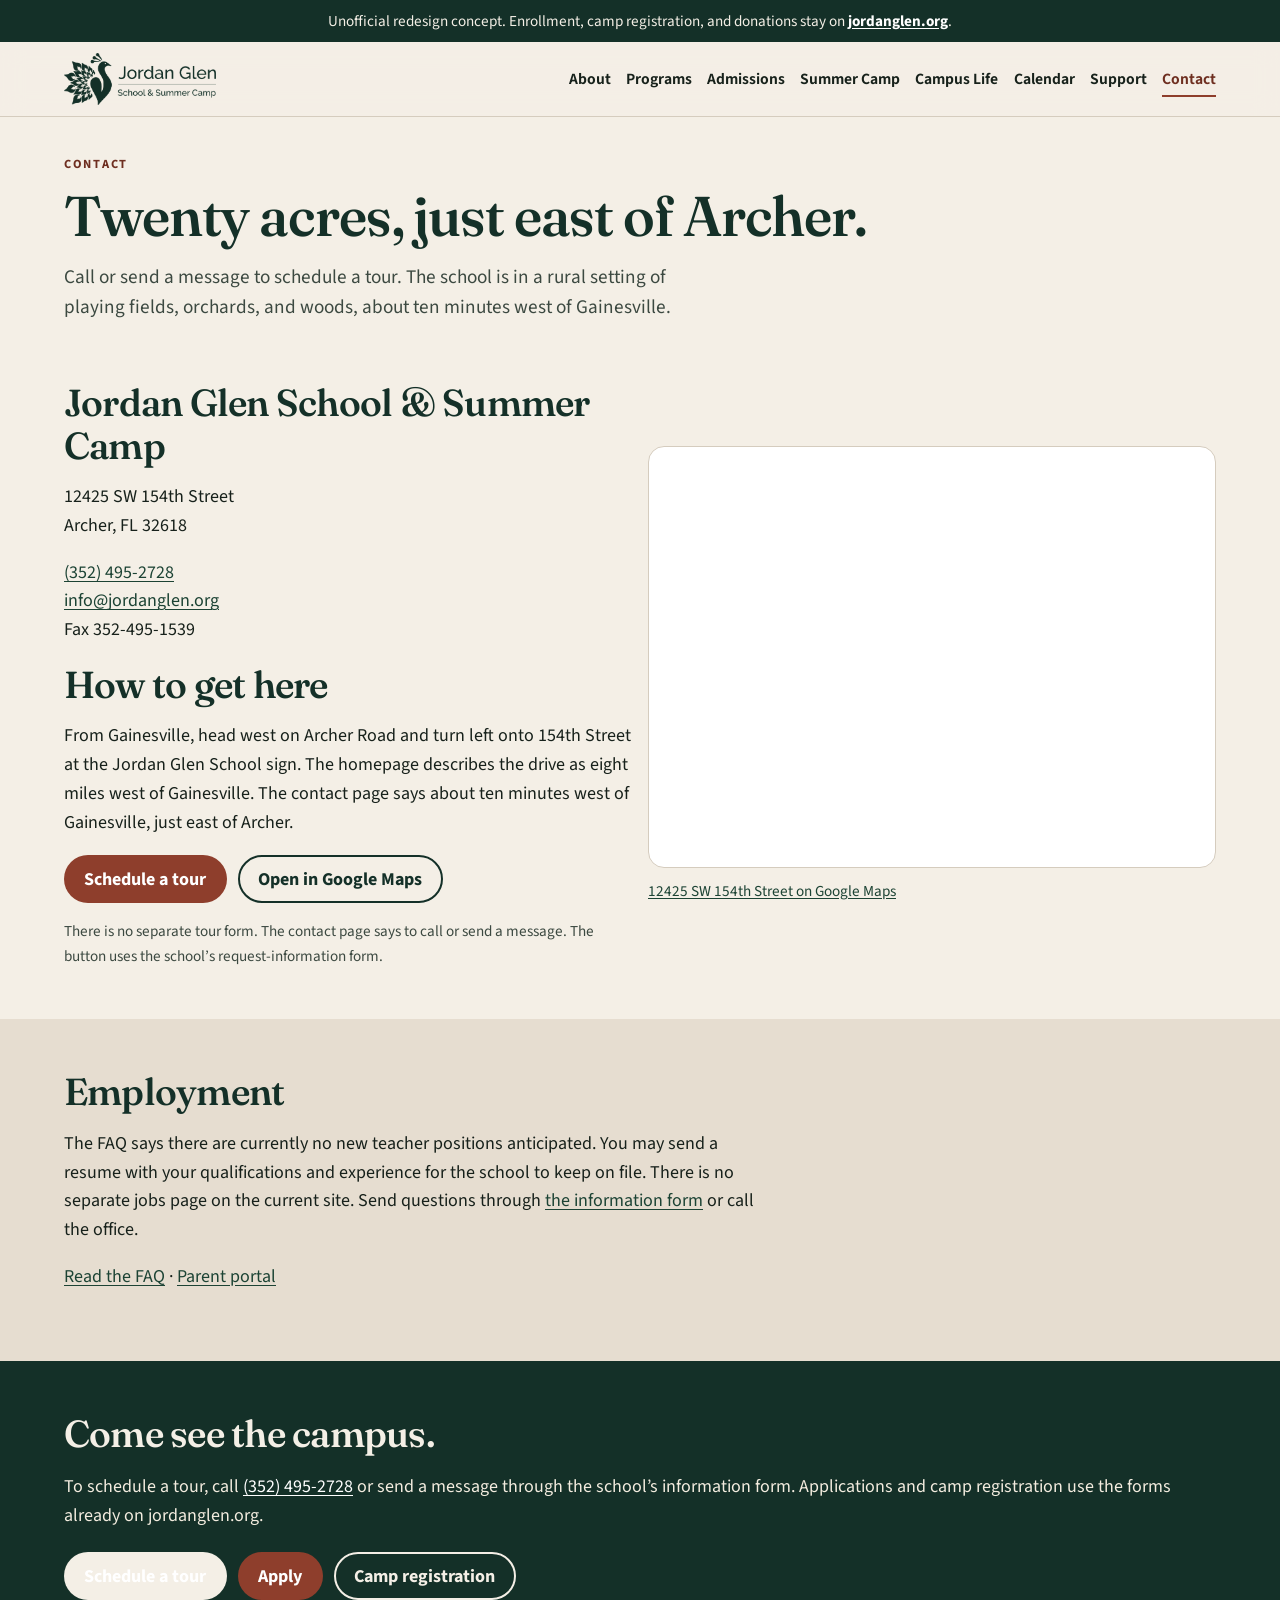
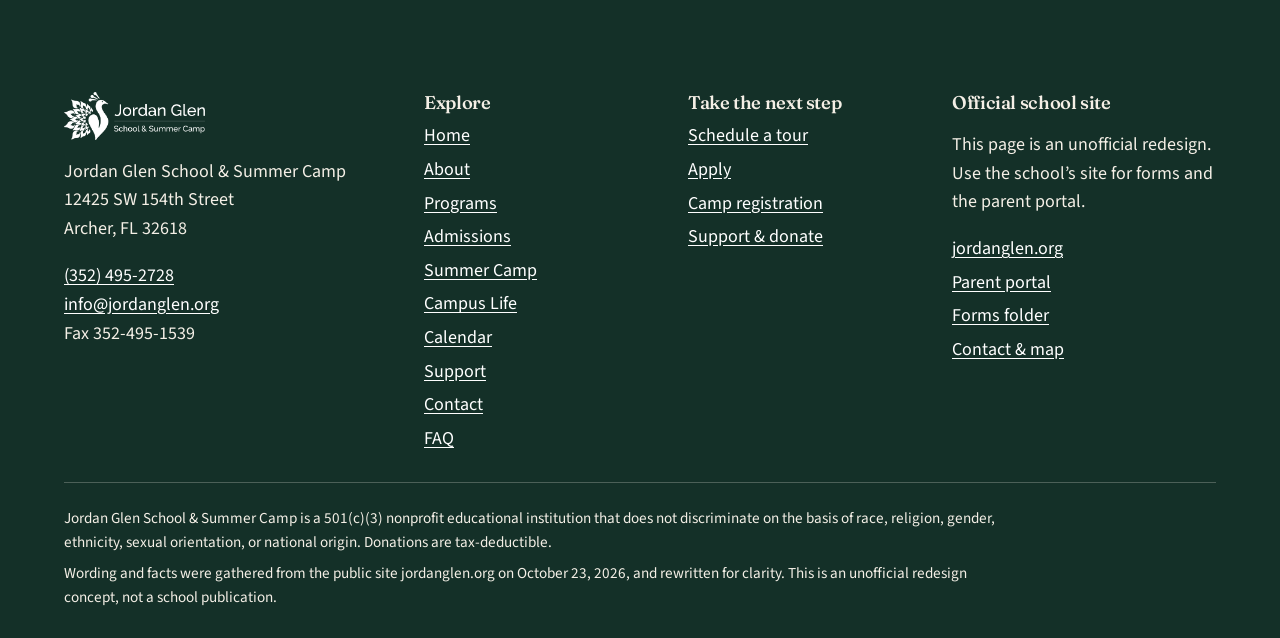
<file: site/contact.html>
<!DOCTYPE html>
<html lang="en">
<head>
  <meta charset="utf-8">
  <meta name="viewport" content="width=device-width, initial-scale=1">
  <title>Contact | Jordan Glen School &amp; Summer Camp</title>
  <meta name="description" content="Jordan Glen School &amp; Summer Camp, 12425 SW 154th Street, Archer, FL 32618. Phone (352) 495-2728. Map and tour request.">
  <link rel="canonical" href="https://vectordesigngroup.github.io/jordan-glen-school-site/contact.html">
  <meta name="robots" content="index,follow">
  <meta name="theme-color" content="#143028">
  <meta property="og:type" content="website">
  <meta property="og:site_name" content="Jordan Glen School &amp; Summer Camp — unofficial redesign">
  <meta property="og:title" content="Contact | Jordan Glen School &amp; Summer Camp">
  <meta property="og:description" content="Jordan Glen School &amp; Summer Camp, 12425 SW 154th Street, Archer, FL 32618. Phone (352) 495-2728. Map and tour request.">
  <meta property="og:url" content="https://vectordesigngroup.github.io/jordan-glen-school-site/contact.html">
  <meta property="og:image" content="https://vectordesigngroup.github.io/jordan-glen-school-site/images/og.jpg">
  <meta property="og:locale" content="en_US">
  <meta name="twitter:card" content="summary_large_image">
  <link rel="icon" href="images/favicon-32.png" type="image/png" sizes="32x32">
  <link rel="icon" href="images/favicon-192.png" type="image/png" sizes="192x192">
  <link rel="apple-touch-icon" href="images/favicon-192.png">
  <link rel="stylesheet" href="css/styles.css">
  <script type="application/ld+json">
{
  "@context": "https://schema.org",
  "@graph": [
    {
      "@type": "WebSite",
      "@id": "https://vectordesigngroup.github.io/jordan-glen-school-site/#website",
      "name": "Jordan Glen School & Summer Camp \u2014 unofficial redesign",
      "url": "https://vectordesigngroup.github.io/jordan-glen-school-site/",
      "description": "Unofficial redesign concept for Jordan Glen School & Summer Camp. Not the school's official website."
    },
    {
      "@type": "WebPage",
      "@id": "https://vectordesigngroup.github.io/jordan-glen-school-site/contact.html#webpage",
      "url": "https://vectordesigngroup.github.io/jordan-glen-school-site/contact.html",
      "name": "Contact | Jordan Glen School & Summer Camp",
      "description": "Jordan Glen School & Summer Camp, 12425 SW 154th Street, Archer, FL 32618. Phone (352) 495-2728. Map and tour request.",
      "isPartOf": {
        "@id": "https://vectordesigngroup.github.io/jordan-glen-school-site/#website"
      },
      "about": {
        "@id": "https://www.jordanglen.org/#school"
      }
    },
    {
      "@type": [
        "School",
        "EducationalOrganization"
      ],
      "@id": "https://www.jordanglen.org/#school",
      "name": "Jordan Glen School & Summer Camp",
      "legalName": "Jordan Glen School & Summer Camp, Inc.",
      "url": "https://www.jordanglen.org/",
      "foundingDate": "1974",
      "email": "info@jordanglen.org",
      "telephone": "+1-352-495-2728",
      "faxNumber": "+1-352-495-1539",
      "nonprofitStatus": "Nonprofit501c3",
      "address": {
        "@type": "PostalAddress",
        "streetAddress": "12425 SW 154th Street",
        "addressLocality": "Archer",
        "addressRegion": "FL",
        "postalCode": "32618",
        "addressCountry": "US"
      },
      "geo": {
        "@type": "GeoCoordinates",
        "latitude": 29.5407862,
        "longitude": -82.5062792
      },
      "hasMap": "https://www.google.com/maps/search/?api=1&query=12425+SW+154th+Street+Archer+FL+32618"
    }
  ]
}
</script>
</head>
<body>
  <a class="skip-link" href="#main">Skip to content</a>
  <div class="concept-banner">
    Unofficial redesign concept. Enrollment, camp registration, and donations stay on
    <a href="https://www.jordanglen.org/">jordanglen.org</a>.
  </div>
  <header class="site-header">
    <div class="wrap header-inner">
      <a class="brand" href="index.html">
        <img src="images/logo-pine.png" width="164" height="56" alt="Jordan Glen School and Summer Camp">
      </a>
      <button class="menu-toggle" type="button" aria-expanded="false" aria-controls="site-nav">
        <span class="menu-bars" aria-hidden="true"></span>
        <span class="menu-label">Menu</span>
      </button>
      <nav class="site-nav" id="site-nav" aria-label="Primary">
        <ul>
          <li><a href="about.html">About</a></li>
<li><a href="programs.html">Programs</a></li>
<li><a href="admissions.html">Admissions</a></li>
<li><a href="summer-camp.html">Summer Camp</a></li>
<li><a href="campus.html">Campus Life</a></li>
<li><a href="calendar.html">Calendar</a></li>
<li><a href="support.html">Support</a></li>
<li><a href="contact.html" aria-current="page">Contact</a></li>
        </ul>
      </nav>
    </div>
  </header>
  <main id="main">
    
    <header class="wrap page-hero">
      <p class="eyebrow">Contact</p>
      <h1>Twenty acres, just east of Archer.</h1>
      <p class="lede">Call or send a message to schedule a tour. The school is in a rural setting of playing fields, orchards, and woods, about ten minutes west of Gainesville.</p>
    </header>
    <section class="section">
      <div class="wrap split">
        <div class="prose">
          <h2>Jordan Glen School &amp; Summer Camp</h2>
          <p>
            12425 SW 154th Street<br>
            Archer, FL 32618
          </p>
          <p>
            <a href="tel:+13524952728">(352) 495-2728</a><br>
            <a href="mailto:info@jordanglen.org">info@jordanglen.org</a><br>
            Fax 352-495-1539
          </p>
          <h2>How to get here</h2>
          <p>From Gainesville, head west on Archer Road and turn left onto 154th Street at the Jordan Glen School sign. The homepage describes the drive as eight miles west of Gainesville. The contact page says about ten minutes west of Gainesville, just east of Archer.</p>
          <div class="cta-row">
            <a class="btn btn-primary" href="https://www.jordanglen.org/forms/request-information/">Schedule a tour</a>
            <a class="btn btn-ghost" href="https://www.google.com/maps/search/?api=1&query=12425+SW+154th+Street+Archer+FL+32618">Open in Google Maps</a>
          </div>
          <p class="fine">There is no separate tour form. The contact page says to call or send a message. The button uses the school’s request-information form.</p>
        </div>
        <div>
          <div class="frame">
            <iframe title="Map showing Jordan Glen School at 12425 SW 154th Street, Archer, Florida" src="https://www.openstreetmap.org/export/embed.html?bbox=-82.5143%2C29.5358%2C-82.4983%2C29.5458&amp;layer=mapnik&amp;marker=29.5407862%2C-82.5062792" loading="lazy"></iframe>
          </div>
          <p class="fine"><a href="https://www.google.com/maps/search/?api=1&query=12425+SW+154th+Street+Archer+FL+32618">12425 SW 154th Street on Google Maps</a></p>
        </div>
      </div>
    </section>
    <section class="section band-sand">
      <div class="wrap prose">
        <h2>Employment</h2>
        <p>The FAQ says there are currently no new teacher positions anticipated. You may send a resume with your qualifications and experience for the school to keep on file. There is no separate jobs page on the current site. Send questions through <a href="https://www.jordanglen.org/forms/request-information/">the information form</a> or call the office.</p>
        <p><a href="faq.html">Read the FAQ</a> · <a href="https://www.jordanglen.org/parent-portal/">Parent portal</a></p>
      </div>
    </section>
    <section class="section band-pine">
      <div class="wrap">
        <h2>Come see the campus.</h2>
        <p>To schedule a tour, call <a href="tel:+13524952728">(352) 495-2728</a> or send a message through the school’s information form. Applications and camp registration use the forms already on jordanglen.org.</p>
        <div class="cta-row">
          <a class="btn btn-light" href="https://www.jordanglen.org/forms/request-information/">Schedule a tour</a>
          <a class="btn btn-primary" href="https://www.jordanglen.org/forms/admissions-application/">Apply</a>
          <a class="btn btn-ghost" href="https://www.jordanglen.org/forms/summer-camp-up-emergency-form-permissions/">Camp registration</a>
        </div>
      </div>
    </section>
    
  </main>
  <footer class="site-footer">
    <div class="wrap footer-grid">
      <div>
        <img class="footer-logo" src="images/logo-white.png" width="141" height="48" alt="">
        <p>
          Jordan Glen School &amp; Summer Camp<br>
          12425 SW 154th Street<br>
          Archer, FL 32618
        </p>
        <p>
          <a href="tel:+13524952728">(352) 495-2728</a><br>
          <a href="mailto:info@jordanglen.org">info@jordanglen.org</a><br>
          Fax 352-495-1539
        </p>
      </div>
      <nav aria-label="Footer">
        <h2>Explore</h2>
        <ul>
          <li><a href="index.html">Home</a></li>
<li><a href="about.html">About</a></li>
<li><a href="programs.html">Programs</a></li>
<li><a href="admissions.html">Admissions</a></li>
<li><a href="summer-camp.html">Summer Camp</a></li>
<li><a href="campus.html">Campus Life</a></li>
<li><a href="calendar.html">Calendar</a></li>
<li><a href="support.html">Support</a></li>
<li><a href="contact.html" aria-current="page">Contact</a></li>
<li><a href="faq.html">FAQ</a></li>
        </ul>
      </nav>
      <div>
        <h2>Take the next step</h2>
        <ul>
          <li><a href="https://www.jordanglen.org/forms/request-information/">Schedule a tour</a></li>
          <li><a href="https://www.jordanglen.org/forms/admissions-application/">Apply</a></li>
          <li><a href="https://www.jordanglen.org/forms/summer-camp-up-emergency-form-permissions/">Camp registration</a></li>
          <li><a href="support.html">Support &amp; donate</a></li>
        </ul>
      </div>
      <div>
        <h2>Official school site</h2>
        <p>This page is an unofficial redesign. Use the school’s site for forms and the parent portal.</p>
        <ul>
          <li><a href="https://www.jordanglen.org/">jordanglen.org</a></li>
          <li><a href="https://www.jordanglen.org/parent-portal/">Parent portal</a></li>
          <li><a href="https://www.jordanglen.org/forms/">Forms folder</a></li>
          <li><a href="contact.html">Contact &amp; map</a></li>
        </ul>
      </div>
    </div>
    <div class="wrap legal">
      <p>Jordan Glen School &amp; Summer Camp is a 501(c)(3) nonprofit educational institution that does not discriminate on the basis of race, religion, gender, ethnicity, sexual orientation, or national origin. Donations are tax-deductible.</p>
      <p>Wording and facts were gathered from the public site jordanglen.org on October 23, 2026, and rewritten for clarity. This is an unofficial redesign concept, not a school publication.</p>
    </div>
  </footer>
  <script src="js/main.js"></script>
</body>
</html>
</file>
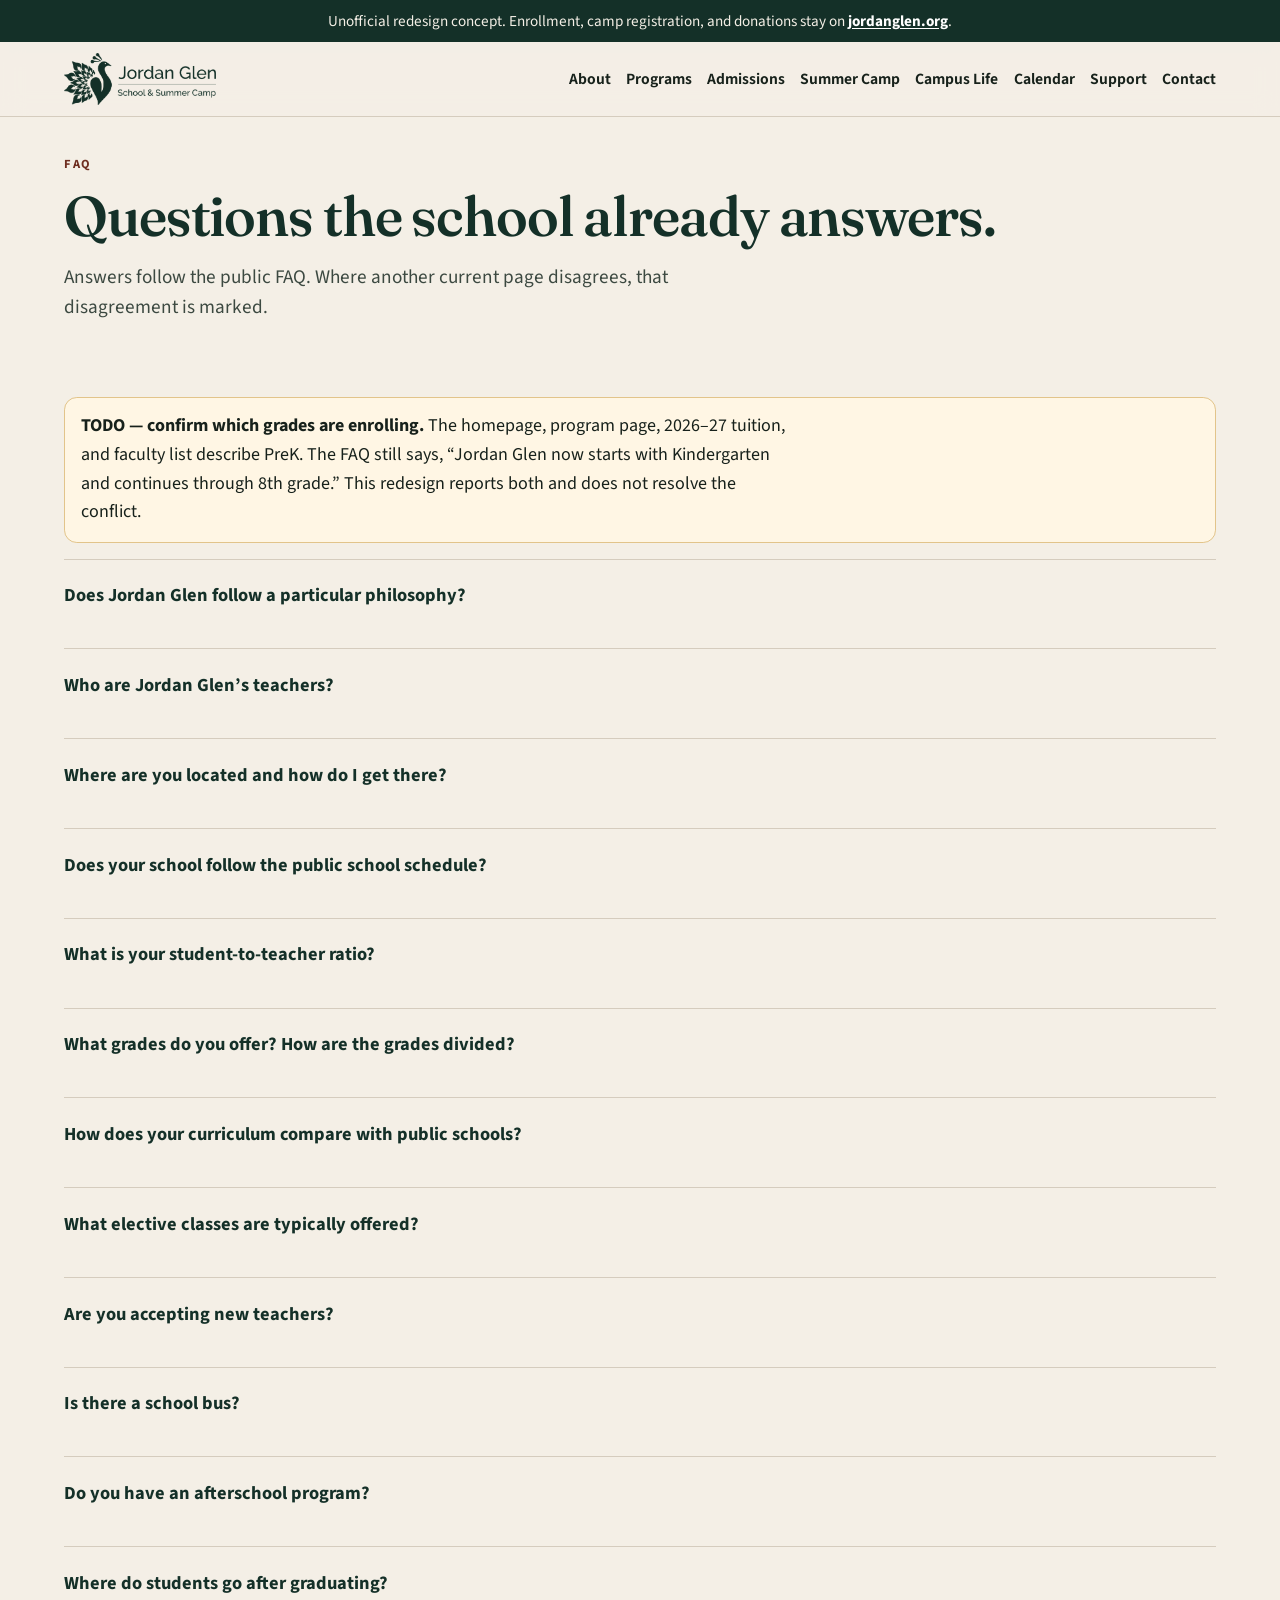
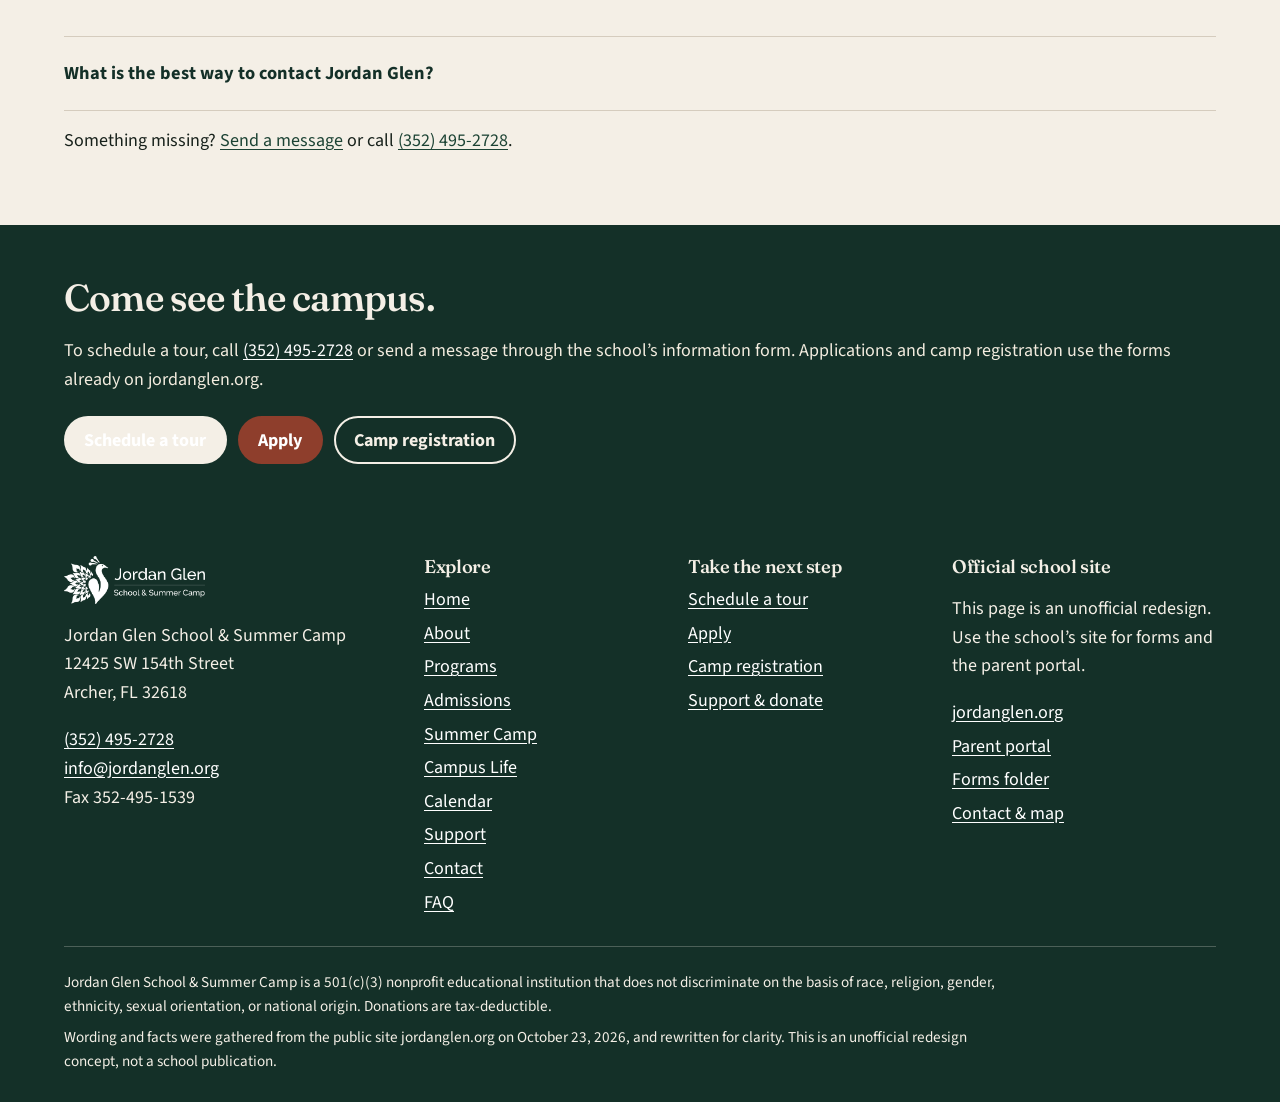
<file: site/faq.html>
<!DOCTYPE html>
<html lang="en">
<head>
  <meta charset="utf-8">
  <meta name="viewport" content="width=device-width, initial-scale=1">
  <title>FAQ | Jordan Glen School</title>
  <meta name="description" content="Jordan Glen’s published answers on philosophy, grades, ratio, curriculum, aftercare, transportation, and what graduates do next.">
  <link rel="canonical" href="https://vectordesigngroup.github.io/jordan-glen-school-site/faq.html">
  <meta name="robots" content="index,follow">
  <meta name="theme-color" content="#143028">
  <meta property="og:type" content="website">
  <meta property="og:site_name" content="Jordan Glen School &amp; Summer Camp — unofficial redesign">
  <meta property="og:title" content="FAQ | Jordan Glen School">
  <meta property="og:description" content="Jordan Glen’s published answers on philosophy, grades, ratio, curriculum, aftercare, transportation, and what graduates do next.">
  <meta property="og:url" content="https://vectordesigngroup.github.io/jordan-glen-school-site/faq.html">
  <meta property="og:image" content="https://vectordesigngroup.github.io/jordan-glen-school-site/images/og.jpg">
  <meta property="og:locale" content="en_US">
  <meta name="twitter:card" content="summary_large_image">
  <link rel="icon" href="images/favicon-32.png" type="image/png" sizes="32x32">
  <link rel="icon" href="images/favicon-192.png" type="image/png" sizes="192x192">
  <link rel="apple-touch-icon" href="images/favicon-192.png">
  <link rel="stylesheet" href="css/styles.css">
  <script type="application/ld+json">
{
  "@context": "https://schema.org",
  "@graph": [
    {
      "@type": "WebSite",
      "@id": "https://vectordesigngroup.github.io/jordan-glen-school-site/#website",
      "name": "Jordan Glen School & Summer Camp \u2014 unofficial redesign",
      "url": "https://vectordesigngroup.github.io/jordan-glen-school-site/",
      "description": "Unofficial redesign concept for Jordan Glen School & Summer Camp. Not the school's official website."
    },
    {
      "@type": "WebPage",
      "@id": "https://vectordesigngroup.github.io/jordan-glen-school-site/faq.html#webpage",
      "url": "https://vectordesigngroup.github.io/jordan-glen-school-site/faq.html",
      "name": "FAQ | Jordan Glen School",
      "description": "Jordan Glen\u2019s published answers on philosophy, grades, ratio, curriculum, aftercare, transportation, and what graduates do next.",
      "isPartOf": {
        "@id": "https://vectordesigngroup.github.io/jordan-glen-school-site/#website"
      },
      "about": {
        "@id": "https://www.jordanglen.org/#school"
      }
    },
    {
      "@type": [
        "School",
        "EducationalOrganization"
      ],
      "@id": "https://www.jordanglen.org/#school",
      "name": "Jordan Glen School & Summer Camp",
      "legalName": "Jordan Glen School & Summer Camp, Inc.",
      "url": "https://www.jordanglen.org/",
      "foundingDate": "1974",
      "email": "info@jordanglen.org",
      "telephone": "+1-352-495-2728",
      "faxNumber": "+1-352-495-1539",
      "nonprofitStatus": "Nonprofit501c3",
      "address": {
        "@type": "PostalAddress",
        "streetAddress": "12425 SW 154th Street",
        "addressLocality": "Archer",
        "addressRegion": "FL",
        "postalCode": "32618",
        "addressCountry": "US"
      },
      "geo": {
        "@type": "GeoCoordinates",
        "latitude": 29.5407862,
        "longitude": -82.5062792
      },
      "hasMap": "https://www.google.com/maps/search/?api=1&query=12425+SW+154th+Street+Archer+FL+32618"
    }
  ]
}
</script>
</head>
<body>
  <a class="skip-link" href="#main">Skip to content</a>
  <div class="concept-banner">
    Unofficial redesign concept. Enrollment, camp registration, and donations stay on
    <a href="https://www.jordanglen.org/">jordanglen.org</a>.
  </div>
  <header class="site-header">
    <div class="wrap header-inner">
      <a class="brand" href="index.html">
        <img src="images/logo-pine.png" width="164" height="56" alt="Jordan Glen School and Summer Camp">
      </a>
      <button class="menu-toggle" type="button" aria-expanded="false" aria-controls="site-nav">
        <span class="menu-bars" aria-hidden="true"></span>
        <span class="menu-label">Menu</span>
      </button>
      <nav class="site-nav" id="site-nav" aria-label="Primary">
        <ul>
          <li><a href="about.html">About</a></li>
<li><a href="programs.html">Programs</a></li>
<li><a href="admissions.html">Admissions</a></li>
<li><a href="summer-camp.html">Summer Camp</a></li>
<li><a href="campus.html">Campus Life</a></li>
<li><a href="calendar.html">Calendar</a></li>
<li><a href="support.html">Support</a></li>
<li><a href="contact.html">Contact</a></li>
        </ul>
      </nav>
    </div>
  </header>
  <main id="main">
    
    <header class="wrap page-hero">
      <p class="eyebrow">FAQ</p>
      <h1>Questions the school already answers.</h1>
      <p class="lede">Answers follow the public FAQ. Where another current page disagrees, that disagreement is marked.</p>
    </header>
    <section class="section">
      <div class="wrap prose faq-list">
        <aside class="todo">
  <p><strong>TODO — confirm which grades are enrolling.</strong> The homepage, program page, 2026–27 tuition, and faculty list describe PreK. The FAQ still says, “Jordan Glen now starts with Kindergarten and continues through 8th grade.” This redesign reports both and does not resolve the conflict.</p>
</aside>
        <details id="philosophy">
              <summary>Does Jordan Glen follow a particular philosophy?</summary>
              <p>We believe that every child is gifted, and while there are universal and predictable sequences of change in children, each child is unique with an individual pattern of timing and growth. Our commitment is to an educational program that values individual differences, to a process of exploration and discovery, and to meaningful academic study inspired and guided by our natural environment. We would like our children to enjoy their time spent away from home and feel that we exemplify our belief that the joy of living and love of learning need never be separated.</p>
            </details><details id="teachers">
              <summary>Who are Jordan Glen’s teachers?</summary>
              <p>Our faculty is comprised of dedicated professionals with diverse backgrounds, some of whom were raised as Jordan Glen students themselves, and who now have their own children at the school. Jordan Glen’s teachers provide stimulating, challenging, and diverse curricula to spark interest. To understand the individual needs, skills, and interests of a child requires teachers with a wealth of knowledge and understanding of child development.</p>
            </details><details id="location">
              <summary>Where are you located and how do I get there?</summary>
              <p>Our address is 12425 SW 154th Street, Archer, Florida 32618. To find us from Gainesville, head west on Archer Road and turn left onto 154th Street at the Jordan Glen School sign.</p>
            </details><details id="schedule">
              <summary>Does your school follow the public school schedule?</summary>
              <p>Our school day is 9:00 a.m.–3:00 p.m. We follow our own independent calendar, but we tend to parallel the local public school calendar. Most of our school holidays are the same as the public school holidays.</p>
            </details><details id="ratio">
              <summary>What is your student-to-teacher ratio?</summary>
              <p>Student-to-teacher ratio is 15 to 1 on average. Parent volunteers frequently provide additional assistance with small reading and math groups, lunchtime supervision, and a variety of afternoon electives classes.</p>
            </details><details id="grades">
              <summary>What grades do you offer? How are the grades divided?</summary>
              <p>Jordan Glen now starts with Kindergarten and continues through 8th grade. The classroom organization can vary depending on that year’s demographics. While ability levels often separate for instruction, our mixed-grade teaching philosophy and small family atmosphere allow students of different ages and grades to assist and mentor each other, for example 5th–8th grade history groups, and Reading Buddies between the middle schoolers and K–1 students.</p>
            </details><details id="curriculum">
              <summary>How does your curriculum compare with public schools?</summary>
              <p>Jordan Glen provides a strong foundation in the core academic subjects, including reading, math, social studies, science, and foreign language. For academics, children are grouped by age and ability and may move from one group to another in order to meet specific learning needs. Foreign language and basic academic subjects are taught in the morning, with diverse electives offered in the afternoon. Also integrated as a focus of the curriculum are sports and other outdoor activities, as well as performing and fine arts.</p>
            </details><details id="electives">
              <summary>What elective classes are typically offered?</summary>
              <p>Electives vary from year to year and may include sports, karaoke, African drumming and dance, nature exploration, pottery, ukulele, doo-wop, drama, tennis, swimming, sewing, computer programming, sushi making, basketball, chorus, gardening, Ping Pong, and Random Act of Kindness.</p>
            </details><details id="jobs">
              <summary>Are you accepting new teachers?</summary>
              <p>Currently there are no new teacher positions anticipated. You are welcome to send a resume with your qualifications and experience for the school to keep on file.</p>
            </details><details id="bus">
              <summary>Is there a school bus?</summary>
              <p>We no longer offer school bus service. We will be happy to help suggest a carpool option with another Jordan Glen family.</p>
            </details><details id="aftercare">
              <summary>Do you have an afterschool program?</summary>
              <p>Jordan Glen typically offers an aftercare program on the school premises from 3:00 to 6:00 p.m. on school days. This program provides children with a safe and enjoyable place to be after school. The parent portal lists the cost as $15 a day per child.</p>
            </details><details id="graduates">
              <summary>Where do students go after graduating?</summary>
              <p>The majority of graduates enroll in high school magnet programs, such as Eastside’s International Baccalaureate program, Gainesville High School’s Cambridge program, and P.K. Yonge’s performing arts program. Students also enroll directly in public and private high schools in Gainesville and the surrounding area.</p>
            </details><details id="contact-faq">
              <summary>What is the best way to contact Jordan Glen?</summary>
              <p>You may call Jordan Glen at 352-495-2728, or use the request-information form.</p>
            </details>
        <p>Something missing? <a href="https://www.jordanglen.org/forms/request-information/">Send a message</a> or call <a href="tel:+13524952728">(352) 495-2728</a>.</p>
      </div>
    </section>
    <section class="section band-pine">
      <div class="wrap">
        <h2>Come see the campus.</h2>
        <p>To schedule a tour, call <a href="tel:+13524952728">(352) 495-2728</a> or send a message through the school’s information form. Applications and camp registration use the forms already on jordanglen.org.</p>
        <div class="cta-row">
          <a class="btn btn-light" href="https://www.jordanglen.org/forms/request-information/">Schedule a tour</a>
          <a class="btn btn-primary" href="https://www.jordanglen.org/forms/admissions-application/">Apply</a>
          <a class="btn btn-ghost" href="https://www.jordanglen.org/forms/summer-camp-up-emergency-form-permissions/">Camp registration</a>
        </div>
      </div>
    </section>
    
  </main>
  <footer class="site-footer">
    <div class="wrap footer-grid">
      <div>
        <img class="footer-logo" src="images/logo-white.png" width="141" height="48" alt="">
        <p>
          Jordan Glen School &amp; Summer Camp<br>
          12425 SW 154th Street<br>
          Archer, FL 32618
        </p>
        <p>
          <a href="tel:+13524952728">(352) 495-2728</a><br>
          <a href="mailto:info@jordanglen.org">info@jordanglen.org</a><br>
          Fax 352-495-1539
        </p>
      </div>
      <nav aria-label="Footer">
        <h2>Explore</h2>
        <ul>
          <li><a href="index.html">Home</a></li>
<li><a href="about.html">About</a></li>
<li><a href="programs.html">Programs</a></li>
<li><a href="admissions.html">Admissions</a></li>
<li><a href="summer-camp.html">Summer Camp</a></li>
<li><a href="campus.html">Campus Life</a></li>
<li><a href="calendar.html">Calendar</a></li>
<li><a href="support.html">Support</a></li>
<li><a href="contact.html">Contact</a></li>
<li><a href="faq.html">FAQ</a></li>
        </ul>
      </nav>
      <div>
        <h2>Take the next step</h2>
        <ul>
          <li><a href="https://www.jordanglen.org/forms/request-information/">Schedule a tour</a></li>
          <li><a href="https://www.jordanglen.org/forms/admissions-application/">Apply</a></li>
          <li><a href="https://www.jordanglen.org/forms/summer-camp-up-emergency-form-permissions/">Camp registration</a></li>
          <li><a href="support.html">Support &amp; donate</a></li>
        </ul>
      </div>
      <div>
        <h2>Official school site</h2>
        <p>This page is an unofficial redesign. Use the school’s site for forms and the parent portal.</p>
        <ul>
          <li><a href="https://www.jordanglen.org/">jordanglen.org</a></li>
          <li><a href="https://www.jordanglen.org/parent-portal/">Parent portal</a></li>
          <li><a href="https://www.jordanglen.org/forms/">Forms folder</a></li>
          <li><a href="contact.html">Contact &amp; map</a></li>
        </ul>
      </div>
    </div>
    <div class="wrap legal">
      <p>Jordan Glen School &amp; Summer Camp is a 501(c)(3) nonprofit educational institution that does not discriminate on the basis of race, religion, gender, ethnicity, sexual orientation, or national origin. Donations are tax-deductible.</p>
      <p>Wording and facts were gathered from the public site jordanglen.org on October 23, 2026, and rewritten for clarity. This is an unofficial redesign concept, not a school publication.</p>
    </div>
  </footer>
  <script src="js/main.js"></script>
</body>
</html>
</file>
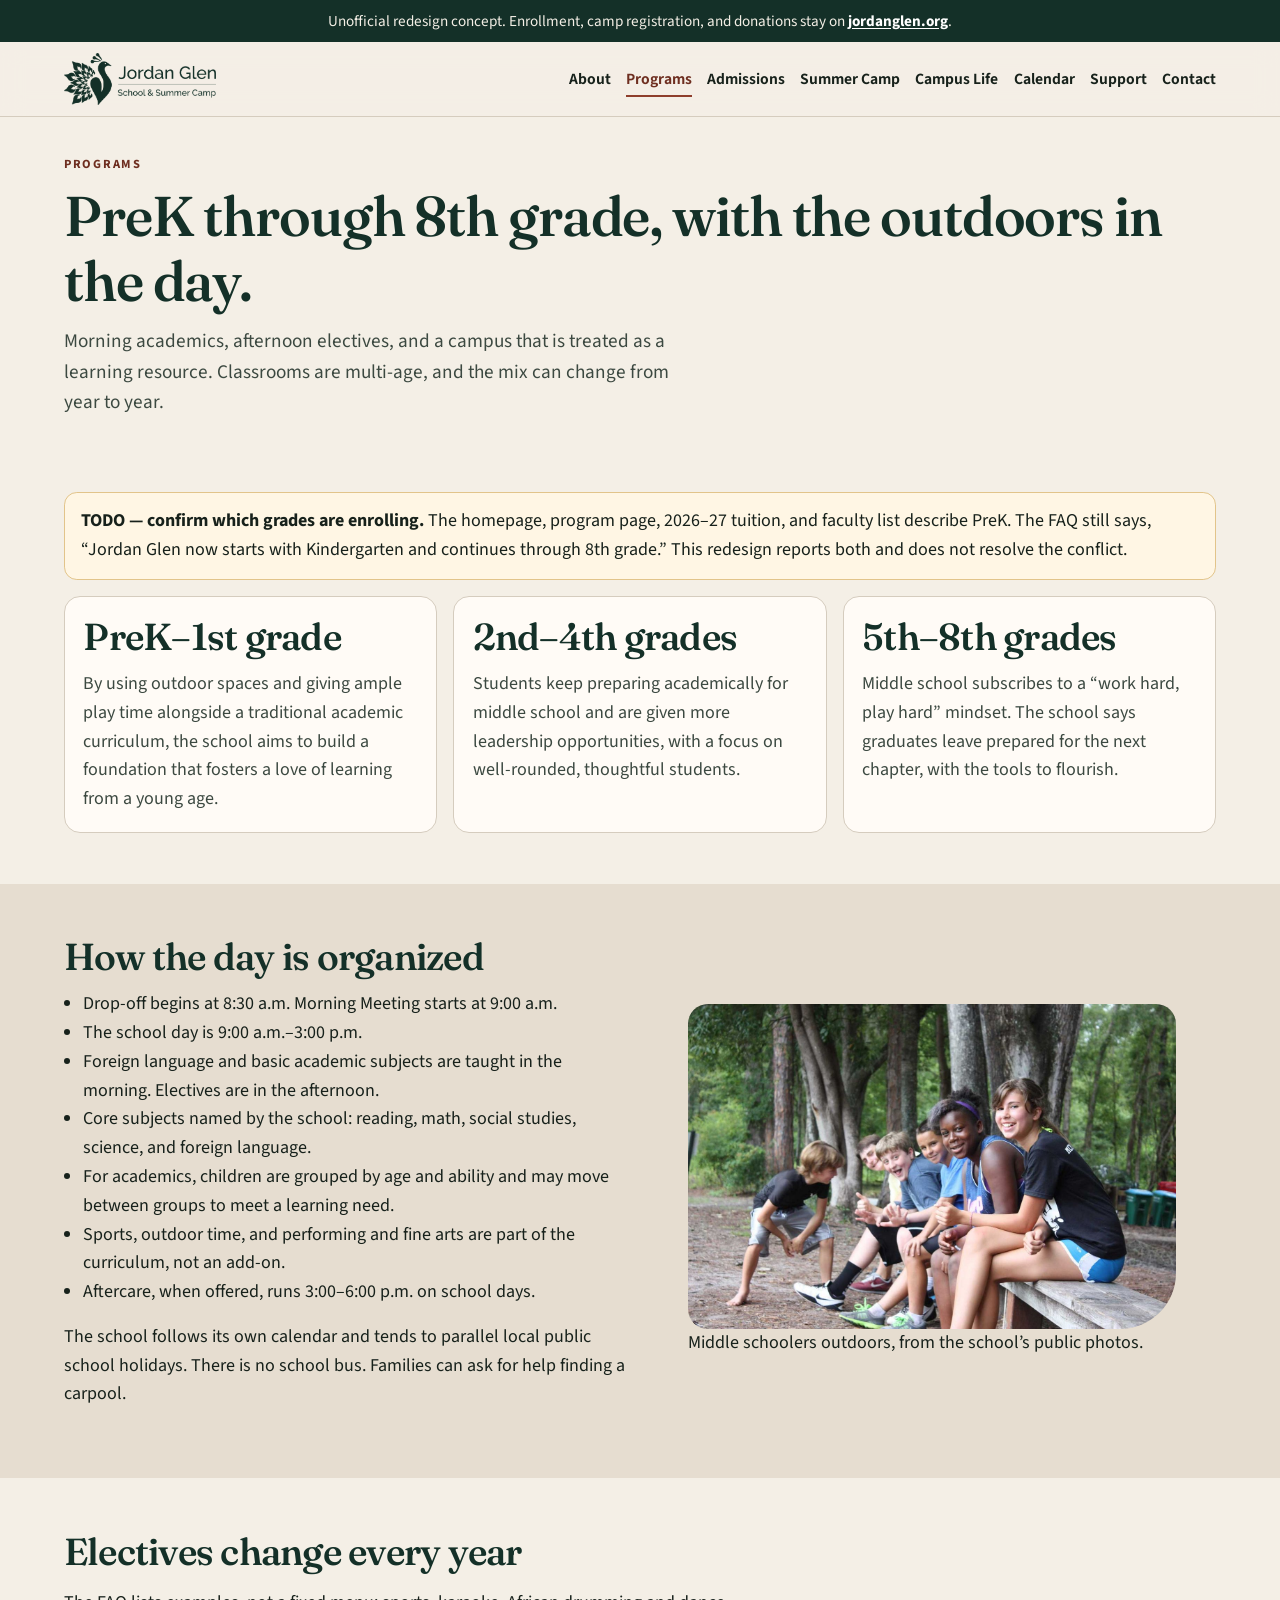
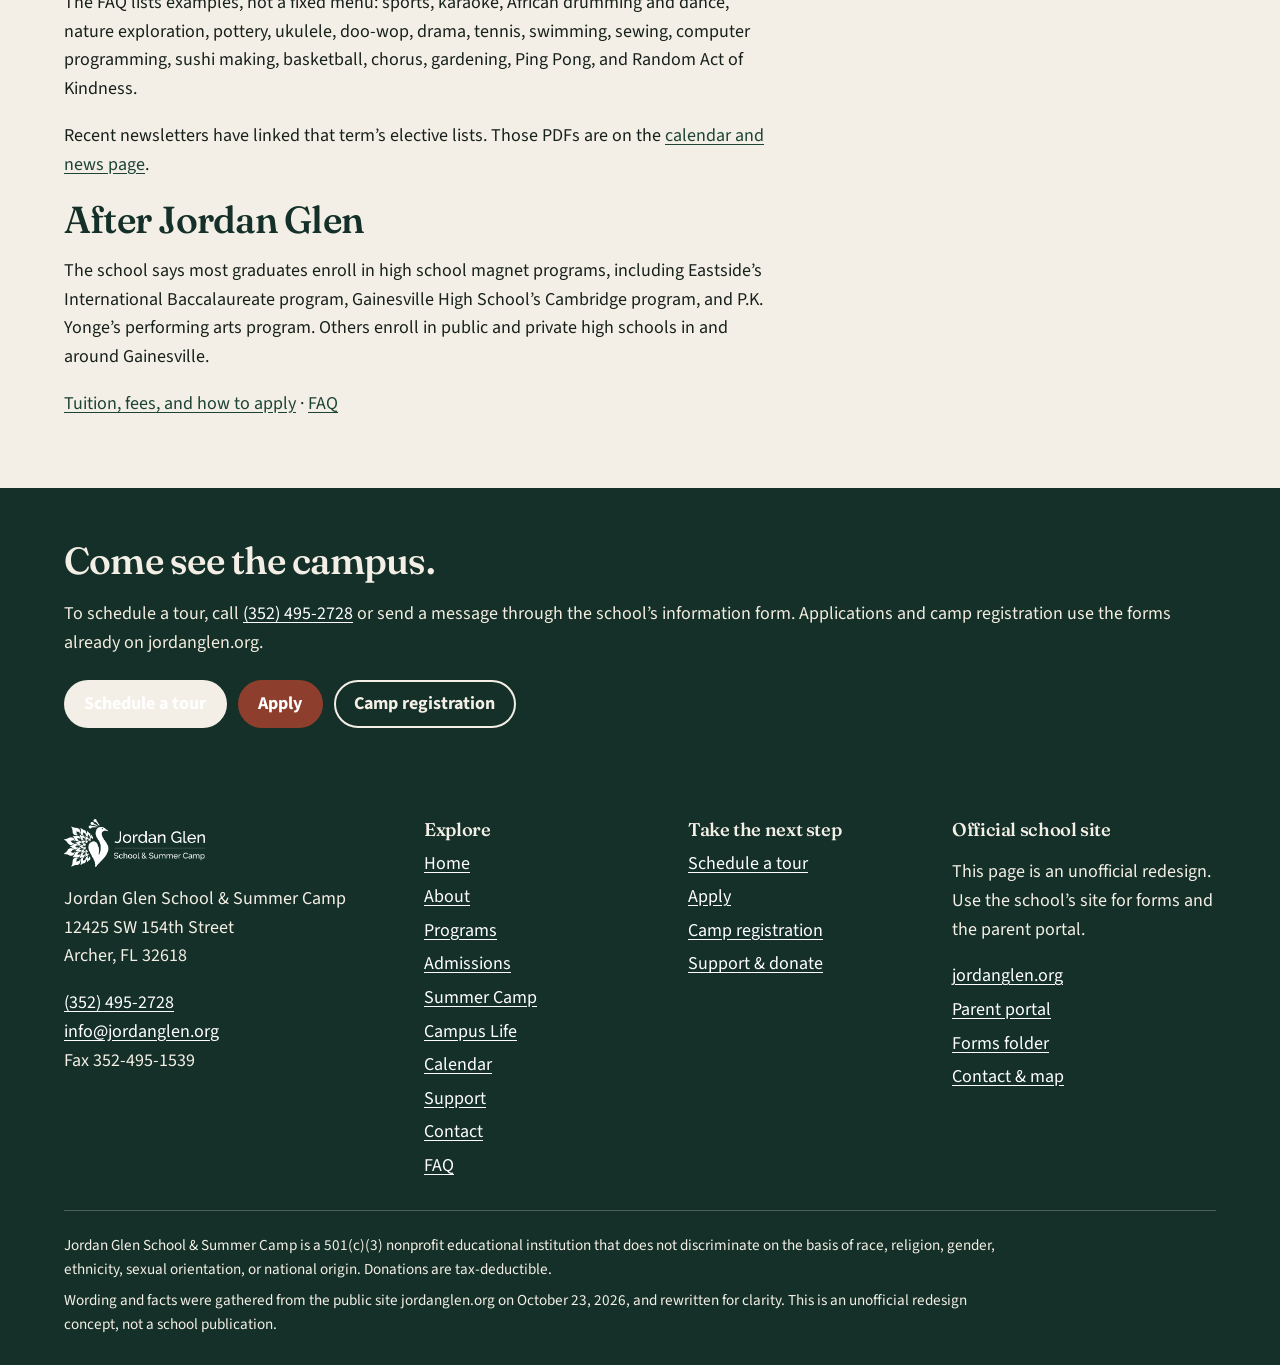
<file: site/programs.html>
<!DOCTYPE html>
<html lang="en">
<head>
  <meta charset="utf-8">
  <meta name="viewport" content="width=device-width, initial-scale=1">
  <title>Programs | PreK–8 at Jordan Glen School</title>
  <meta name="description" content="PreK–1, 2nd–4th, and 5th–8th at Jordan Glen: mixed-grade classes, morning academics, afternoon electives, and daily outdoor time.">
  <link rel="canonical" href="https://vectordesigngroup.github.io/jordan-glen-school-site/programs.html">
  <meta name="robots" content="index,follow">
  <meta name="theme-color" content="#143028">
  <meta property="og:type" content="website">
  <meta property="og:site_name" content="Jordan Glen School &amp; Summer Camp — unofficial redesign">
  <meta property="og:title" content="Programs | PreK–8 at Jordan Glen School">
  <meta property="og:description" content="PreK–1, 2nd–4th, and 5th–8th at Jordan Glen: mixed-grade classes, morning academics, afternoon electives, and daily outdoor time.">
  <meta property="og:url" content="https://vectordesigngroup.github.io/jordan-glen-school-site/programs.html">
  <meta property="og:image" content="https://vectordesigngroup.github.io/jordan-glen-school-site/images/og.jpg">
  <meta property="og:locale" content="en_US">
  <meta name="twitter:card" content="summary_large_image">
  <link rel="icon" href="images/favicon-32.png" type="image/png" sizes="32x32">
  <link rel="icon" href="images/favicon-192.png" type="image/png" sizes="192x192">
  <link rel="apple-touch-icon" href="images/favicon-192.png">
  <link rel="stylesheet" href="css/styles.css">
  <script type="application/ld+json">
{
  "@context": "https://schema.org",
  "@graph": [
    {
      "@type": "WebSite",
      "@id": "https://vectordesigngroup.github.io/jordan-glen-school-site/#website",
      "name": "Jordan Glen School & Summer Camp \u2014 unofficial redesign",
      "url": "https://vectordesigngroup.github.io/jordan-glen-school-site/",
      "description": "Unofficial redesign concept for Jordan Glen School & Summer Camp. Not the school's official website."
    },
    {
      "@type": "WebPage",
      "@id": "https://vectordesigngroup.github.io/jordan-glen-school-site/programs.html#webpage",
      "url": "https://vectordesigngroup.github.io/jordan-glen-school-site/programs.html",
      "name": "Programs | PreK\u20138 at Jordan Glen School",
      "description": "PreK\u20131, 2nd\u20134th, and 5th\u20138th at Jordan Glen: mixed-grade classes, morning academics, afternoon electives, and daily outdoor time.",
      "isPartOf": {
        "@id": "https://vectordesigngroup.github.io/jordan-glen-school-site/#website"
      },
      "about": {
        "@id": "https://www.jordanglen.org/#school"
      }
    },
    {
      "@type": [
        "School",
        "EducationalOrganization"
      ],
      "@id": "https://www.jordanglen.org/#school",
      "name": "Jordan Glen School & Summer Camp",
      "legalName": "Jordan Glen School & Summer Camp, Inc.",
      "url": "https://www.jordanglen.org/",
      "foundingDate": "1974",
      "email": "info@jordanglen.org",
      "telephone": "+1-352-495-2728",
      "faxNumber": "+1-352-495-1539",
      "nonprofitStatus": "Nonprofit501c3",
      "address": {
        "@type": "PostalAddress",
        "streetAddress": "12425 SW 154th Street",
        "addressLocality": "Archer",
        "addressRegion": "FL",
        "postalCode": "32618",
        "addressCountry": "US"
      },
      "geo": {
        "@type": "GeoCoordinates",
        "latitude": 29.5407862,
        "longitude": -82.5062792
      },
      "hasMap": "https://www.google.com/maps/search/?api=1&query=12425+SW+154th+Street+Archer+FL+32618"
    }
  ]
}
</script>
</head>
<body>
  <a class="skip-link" href="#main">Skip to content</a>
  <div class="concept-banner">
    Unofficial redesign concept. Enrollment, camp registration, and donations stay on
    <a href="https://www.jordanglen.org/">jordanglen.org</a>.
  </div>
  <header class="site-header">
    <div class="wrap header-inner">
      <a class="brand" href="index.html">
        <img src="images/logo-pine.png" width="164" height="56" alt="Jordan Glen School and Summer Camp">
      </a>
      <button class="menu-toggle" type="button" aria-expanded="false" aria-controls="site-nav">
        <span class="menu-bars" aria-hidden="true"></span>
        <span class="menu-label">Menu</span>
      </button>
      <nav class="site-nav" id="site-nav" aria-label="Primary">
        <ul>
          <li><a href="about.html">About</a></li>
<li><a href="programs.html" aria-current="page">Programs</a></li>
<li><a href="admissions.html">Admissions</a></li>
<li><a href="summer-camp.html">Summer Camp</a></li>
<li><a href="campus.html">Campus Life</a></li>
<li><a href="calendar.html">Calendar</a></li>
<li><a href="support.html">Support</a></li>
<li><a href="contact.html">Contact</a></li>
        </ul>
      </nav>
    </div>
  </header>
  <main id="main">
    
    <header class="wrap page-hero">
      <p class="eyebrow">Programs</p>
      <h1>PreK through 8th grade, with the outdoors in the day.</h1>
      <p class="lede">Morning academics, afternoon electives, and a campus that is treated as a learning resource. Classrooms are multi-age, and the mix can change from year to year.</p>
    </header>
    <section class="section">
      <div class="wrap">
        <aside class="todo">
  <p><strong>TODO — confirm which grades are enrolling.</strong> The homepage, program page, 2026–27 tuition, and faculty list describe PreK. The FAQ still says, “Jordan Glen now starts with Kindergarten and continues through 8th grade.” This redesign reports both and does not resolve the conflict.</p>
</aside>
        <div class="grid-3">
          <article class="card" id="prek">
            <h2>PreK–1st grade</h2>
            <p>By using outdoor spaces and giving ample play time alongside a traditional academic curriculum, the school aims to build a foundation that fosters a love of learning from a young age.</p>
          </article>
          <article class="card" id="elementary">
            <h2>2nd–4th grades</h2>
            <p>Students keep preparing academically for middle school and are given more leadership opportunities, with a focus on well-rounded, thoughtful students.</p>
          </article>
          <article class="card" id="middle">
            <h2>5th–8th grades</h2>
            <p>Middle school subscribes to a “work hard, play hard” mindset. The school says graduates leave prepared for the next chapter, with the tools to flourish.</p>
          </article>
        </div>
      </div>
    </section>
    <section class="section band-sand">
      <div class="wrap split">
        <div class="prose">
          <h2>How the day is organized</h2>
          <ul>
            <li>Drop-off begins at 8:30 a.m. Morning Meeting starts at 9:00 a.m.</li>
            <li>The school day is 9:00 a.m.–3:00 p.m.</li>
            <li>Foreign language and basic academic subjects are taught in the morning. Electives are in the afternoon.</li>
            <li>Core subjects named by the school: reading, math, social studies, science, and foreign language.</li>
            <li>For academics, children are grouped by age and ability and may move between groups to meet a learning need.</li>
            <li>Sports, outdoor time, and performing and fine arts are part of the curriculum, not an add-on.</li>
            <li>Aftercare, when offered, runs 3:00–6:00 p.m. on school days.</li>
          </ul>
          <p>The school follows its own calendar and tends to parallel local public school holidays. There is no school bus. Families can ask for help finding a carpool.</p>
        </div>
        <figure class="photo-frame">
          <img src="images/outdoors.jpg" width="1400" height="933" alt="Middle school students outdoors at Jordan Glen" loading="lazy">
          <figcaption>Middle schoolers outdoors, from the school’s public photos.</figcaption>
        </figure>
      </div>
    </section>
    <section class="section">
      <div class="wrap prose">
        <h2>Electives change every year</h2>
        <p>The FAQ lists examples, not a fixed menu: sports, karaoke, African drumming and dance, nature exploration, pottery, ukulele, doo-wop, drama, tennis, swimming, sewing, computer programming, sushi making, basketball, chorus, gardening, Ping Pong, and Random Act of Kindness.</p>
        <p>Recent newsletters have linked that term’s elective lists. Those PDFs are on the <a href="calendar.html#news">calendar and news page</a>.</p>
        <h2>After Jordan Glen</h2>
        <p>The school says most graduates enroll in high school magnet programs, including Eastside’s International Baccalaureate program, Gainesville High School’s Cambridge program, and P.K. Yonge’s performing arts program. Others enroll in public and private high schools in and around Gainesville.</p>
        <p><a href="admissions.html">Tuition, fees, and how to apply</a> · <a href="faq.html">FAQ</a></p>
      </div>
    </section>
    <section class="section band-pine">
      <div class="wrap">
        <h2>Come see the campus.</h2>
        <p>To schedule a tour, call <a href="tel:+13524952728">(352) 495-2728</a> or send a message through the school’s information form. Applications and camp registration use the forms already on jordanglen.org.</p>
        <div class="cta-row">
          <a class="btn btn-light" href="https://www.jordanglen.org/forms/request-information/">Schedule a tour</a>
          <a class="btn btn-primary" href="https://www.jordanglen.org/forms/admissions-application/">Apply</a>
          <a class="btn btn-ghost" href="https://www.jordanglen.org/forms/summer-camp-up-emergency-form-permissions/">Camp registration</a>
        </div>
      </div>
    </section>
    
  </main>
  <footer class="site-footer">
    <div class="wrap footer-grid">
      <div>
        <img class="footer-logo" src="images/logo-white.png" width="141" height="48" alt="">
        <p>
          Jordan Glen School &amp; Summer Camp<br>
          12425 SW 154th Street<br>
          Archer, FL 32618
        </p>
        <p>
          <a href="tel:+13524952728">(352) 495-2728</a><br>
          <a href="mailto:info@jordanglen.org">info@jordanglen.org</a><br>
          Fax 352-495-1539
        </p>
      </div>
      <nav aria-label="Footer">
        <h2>Explore</h2>
        <ul>
          <li><a href="index.html">Home</a></li>
<li><a href="about.html">About</a></li>
<li><a href="programs.html" aria-current="page">Programs</a></li>
<li><a href="admissions.html">Admissions</a></li>
<li><a href="summer-camp.html">Summer Camp</a></li>
<li><a href="campus.html">Campus Life</a></li>
<li><a href="calendar.html">Calendar</a></li>
<li><a href="support.html">Support</a></li>
<li><a href="contact.html">Contact</a></li>
<li><a href="faq.html">FAQ</a></li>
        </ul>
      </nav>
      <div>
        <h2>Take the next step</h2>
        <ul>
          <li><a href="https://www.jordanglen.org/forms/request-information/">Schedule a tour</a></li>
          <li><a href="https://www.jordanglen.org/forms/admissions-application/">Apply</a></li>
          <li><a href="https://www.jordanglen.org/forms/summer-camp-up-emergency-form-permissions/">Camp registration</a></li>
          <li><a href="support.html">Support &amp; donate</a></li>
        </ul>
      </div>
      <div>
        <h2>Official school site</h2>
        <p>This page is an unofficial redesign. Use the school’s site for forms and the parent portal.</p>
        <ul>
          <li><a href="https://www.jordanglen.org/">jordanglen.org</a></li>
          <li><a href="https://www.jordanglen.org/parent-portal/">Parent portal</a></li>
          <li><a href="https://www.jordanglen.org/forms/">Forms folder</a></li>
          <li><a href="contact.html">Contact &amp; map</a></li>
        </ul>
      </div>
    </div>
    <div class="wrap legal">
      <p>Jordan Glen School &amp; Summer Camp is a 501(c)(3) nonprofit educational institution that does not discriminate on the basis of race, religion, gender, ethnicity, sexual orientation, or national origin. Donations are tax-deductible.</p>
      <p>Wording and facts were gathered from the public site jordanglen.org on October 23, 2026, and rewritten for clarity. This is an unofficial redesign concept, not a school publication.</p>
    </div>
  </footer>
  <script src="js/main.js"></script>
</body>
</html>
</file>
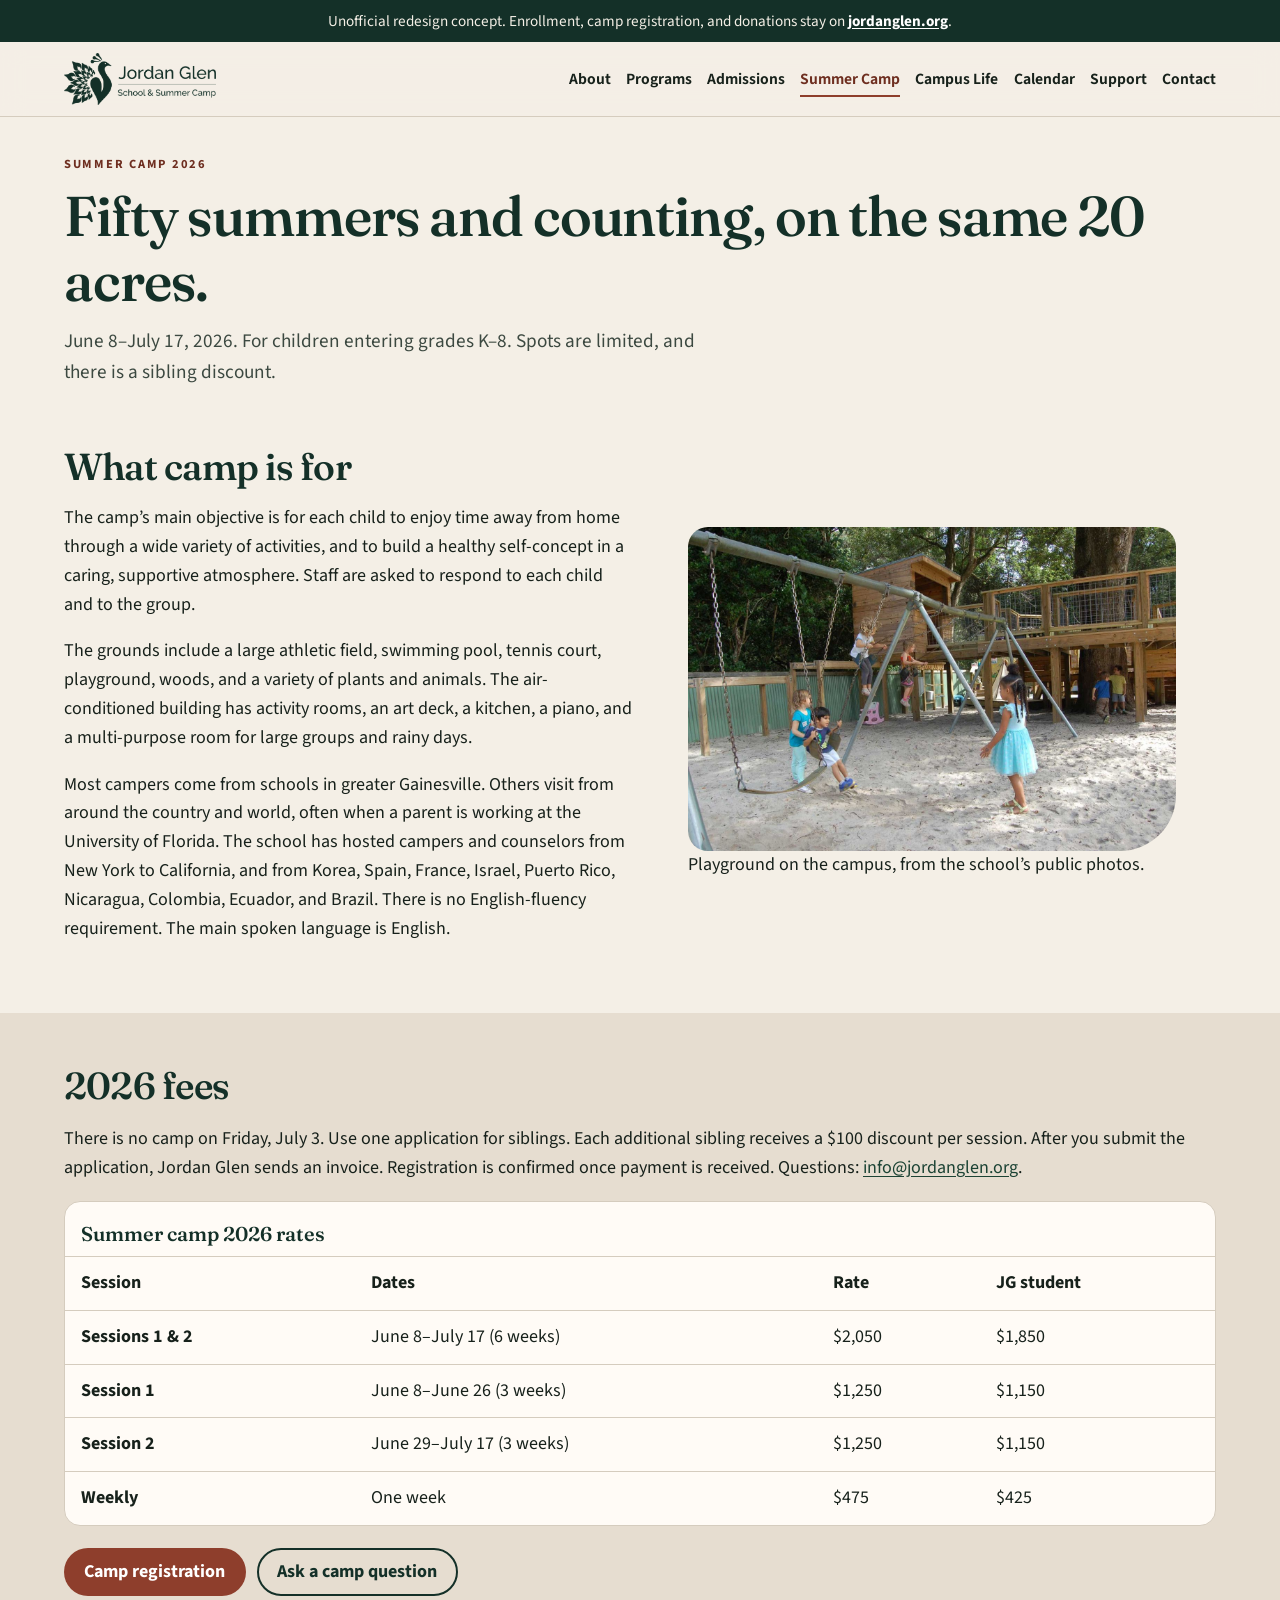
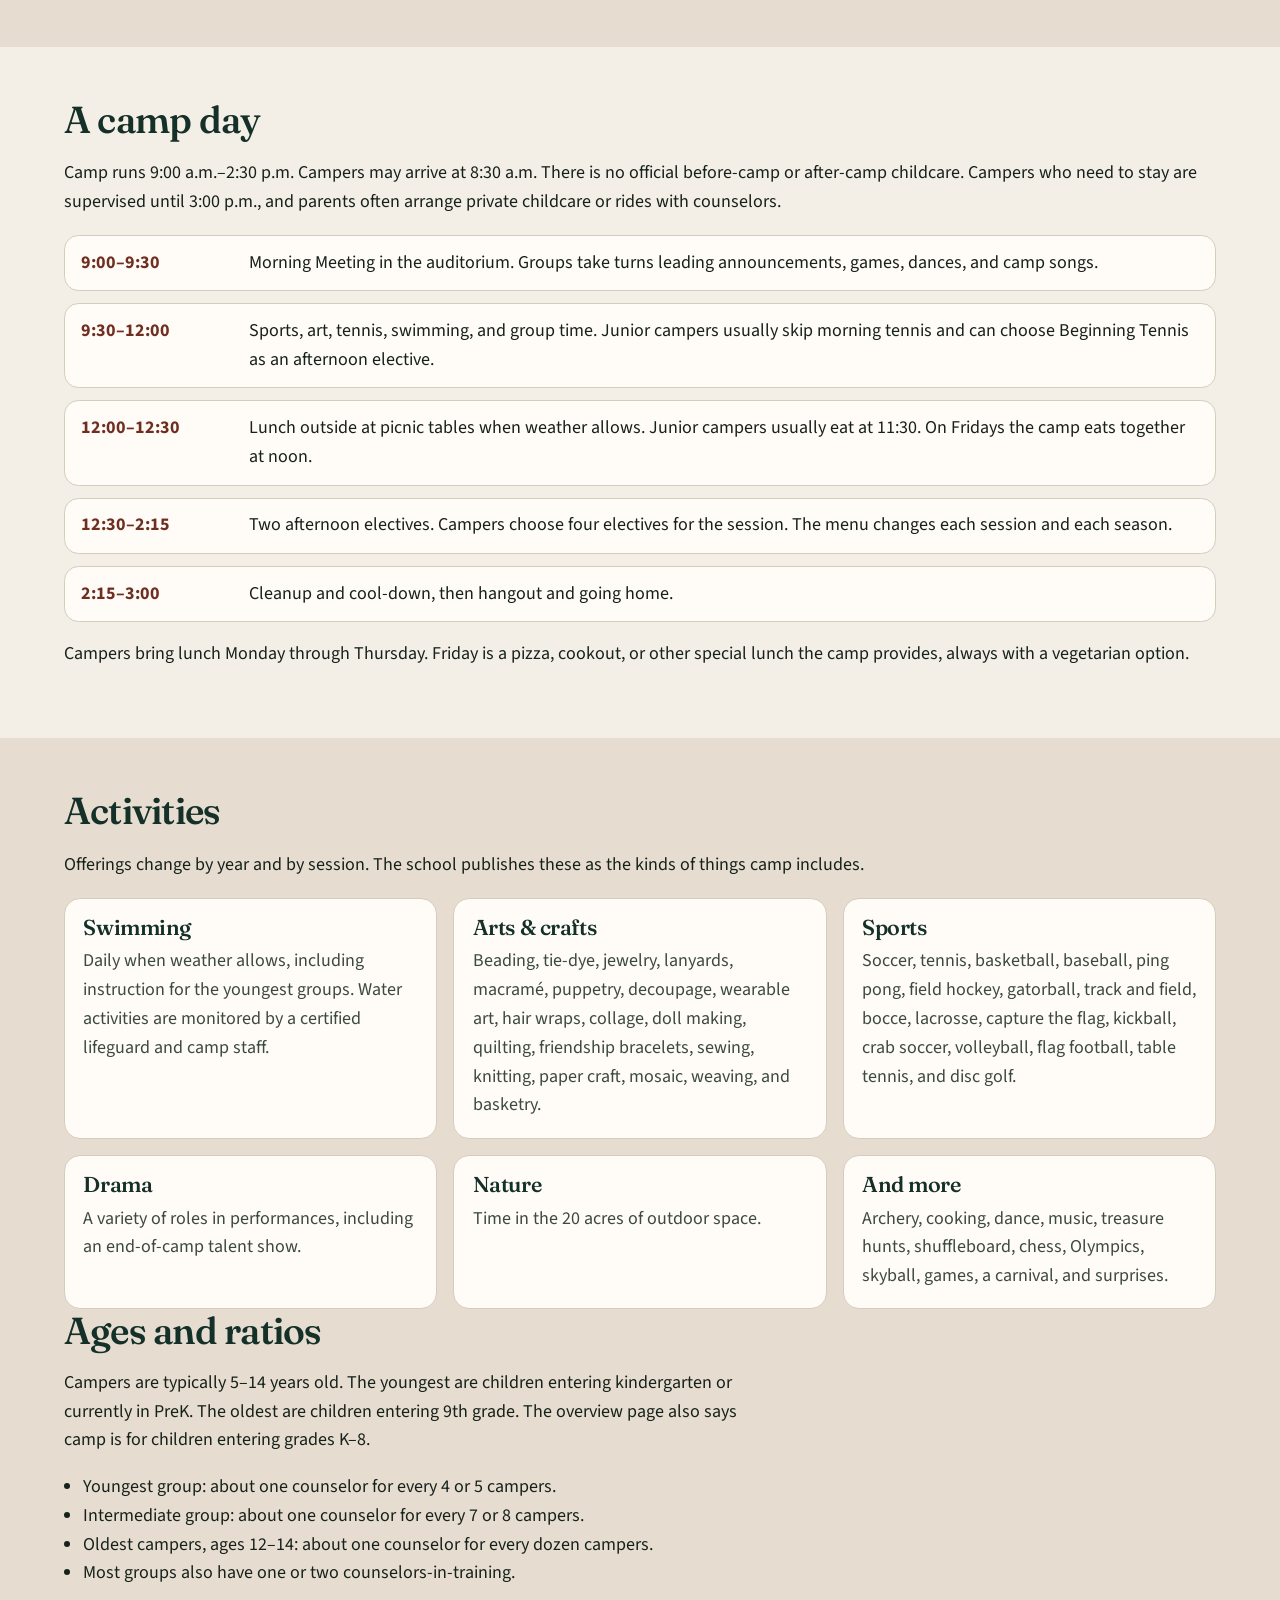
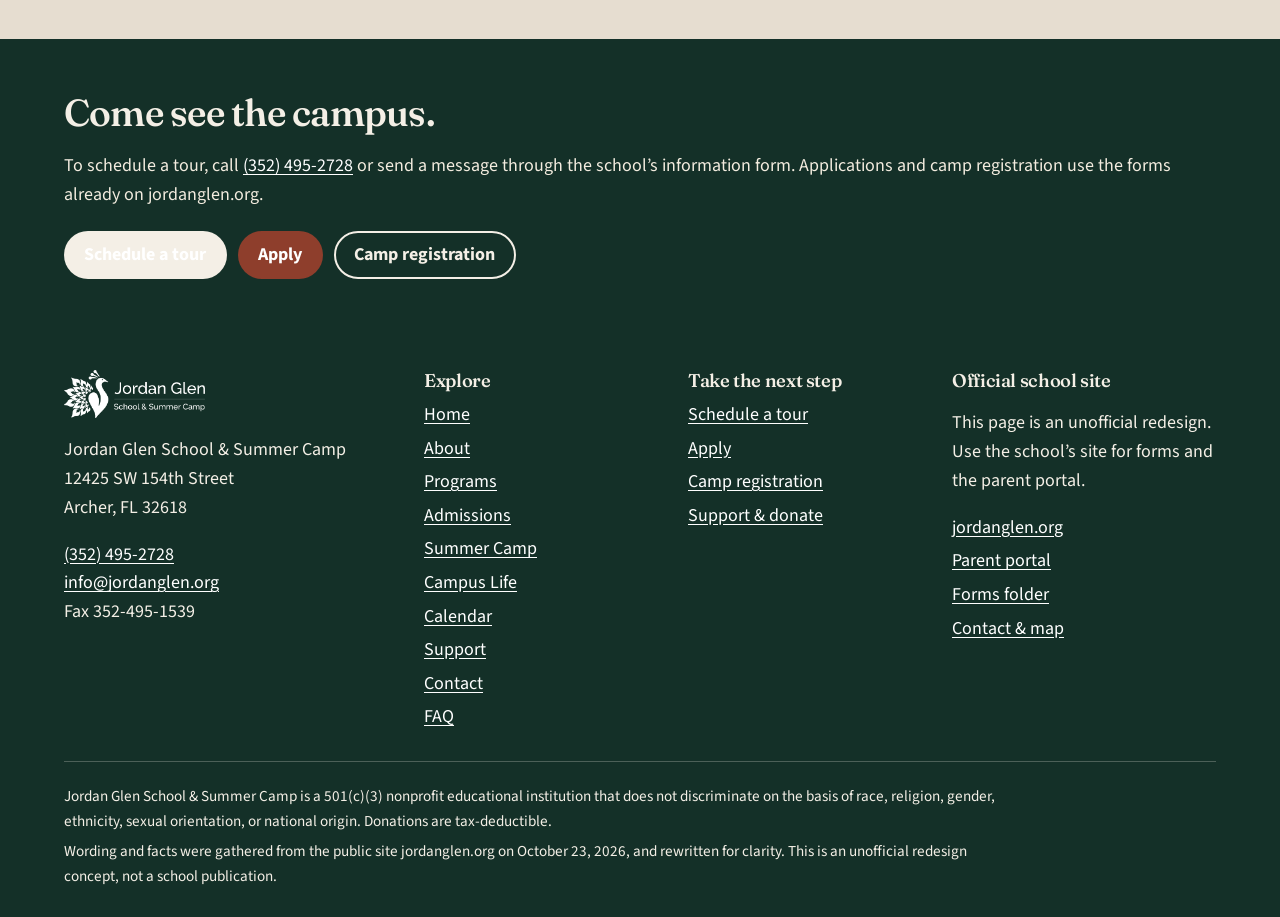
<file: site/summer-camp.html>
<!DOCTYPE html>
<html lang="en">
<head>
  <meta charset="utf-8">
  <meta name="viewport" content="width=device-width, initial-scale=1">
  <title>Summer Camp 2026 | Jordan Glen</title>
  <meta name="description" content="Jordan Glen Summer Camp runs June 8–July 17, 2026 for children entering grades K–8. Fees, daily schedule, and the school’s registration form.">
  <link rel="canonical" href="https://vectordesigngroup.github.io/jordan-glen-school-site/summer-camp.html">
  <meta name="robots" content="index,follow">
  <meta name="theme-color" content="#143028">
  <meta property="og:type" content="website">
  <meta property="og:site_name" content="Jordan Glen School &amp; Summer Camp — unofficial redesign">
  <meta property="og:title" content="Summer Camp 2026 | Jordan Glen">
  <meta property="og:description" content="Jordan Glen Summer Camp runs June 8–July 17, 2026 for children entering grades K–8. Fees, daily schedule, and the school’s registration form.">
  <meta property="og:url" content="https://vectordesigngroup.github.io/jordan-glen-school-site/summer-camp.html">
  <meta property="og:image" content="https://vectordesigngroup.github.io/jordan-glen-school-site/images/og.jpg">
  <meta property="og:locale" content="en_US">
  <meta name="twitter:card" content="summary_large_image">
  <link rel="icon" href="images/favicon-32.png" type="image/png" sizes="32x32">
  <link rel="icon" href="images/favicon-192.png" type="image/png" sizes="192x192">
  <link rel="apple-touch-icon" href="images/favicon-192.png">
  <link rel="stylesheet" href="css/styles.css">
  <script type="application/ld+json">
{
  "@context": "https://schema.org",
  "@graph": [
    {
      "@type": "WebSite",
      "@id": "https://vectordesigngroup.github.io/jordan-glen-school-site/#website",
      "name": "Jordan Glen School & Summer Camp \u2014 unofficial redesign",
      "url": "https://vectordesigngroup.github.io/jordan-glen-school-site/",
      "description": "Unofficial redesign concept for Jordan Glen School & Summer Camp. Not the school's official website."
    },
    {
      "@type": "WebPage",
      "@id": "https://vectordesigngroup.github.io/jordan-glen-school-site/summer-camp.html#webpage",
      "url": "https://vectordesigngroup.github.io/jordan-glen-school-site/summer-camp.html",
      "name": "Summer Camp 2026 | Jordan Glen",
      "description": "Jordan Glen Summer Camp runs June 8\u2013July 17, 2026 for children entering grades K\u20138. Fees, daily schedule, and the school\u2019s registration form.",
      "isPartOf": {
        "@id": "https://vectordesigngroup.github.io/jordan-glen-school-site/#website"
      },
      "about": {
        "@id": "https://www.jordanglen.org/#school"
      }
    },
    {
      "@type": [
        "School",
        "EducationalOrganization"
      ],
      "@id": "https://www.jordanglen.org/#school",
      "name": "Jordan Glen School & Summer Camp",
      "legalName": "Jordan Glen School & Summer Camp, Inc.",
      "url": "https://www.jordanglen.org/",
      "foundingDate": "1974",
      "email": "info@jordanglen.org",
      "telephone": "+1-352-495-2728",
      "faxNumber": "+1-352-495-1539",
      "nonprofitStatus": "Nonprofit501c3",
      "address": {
        "@type": "PostalAddress",
        "streetAddress": "12425 SW 154th Street",
        "addressLocality": "Archer",
        "addressRegion": "FL",
        "postalCode": "32618",
        "addressCountry": "US"
      },
      "geo": {
        "@type": "GeoCoordinates",
        "latitude": 29.5407862,
        "longitude": -82.5062792
      },
      "hasMap": "https://www.google.com/maps/search/?api=1&query=12425+SW+154th+Street+Archer+FL+32618"
    }
  ]
}
</script>
</head>
<body>
  <a class="skip-link" href="#main">Skip to content</a>
  <div class="concept-banner">
    Unofficial redesign concept. Enrollment, camp registration, and donations stay on
    <a href="https://www.jordanglen.org/">jordanglen.org</a>.
  </div>
  <header class="site-header">
    <div class="wrap header-inner">
      <a class="brand" href="index.html">
        <img src="images/logo-pine.png" width="164" height="56" alt="Jordan Glen School and Summer Camp">
      </a>
      <button class="menu-toggle" type="button" aria-expanded="false" aria-controls="site-nav">
        <span class="menu-bars" aria-hidden="true"></span>
        <span class="menu-label">Menu</span>
      </button>
      <nav class="site-nav" id="site-nav" aria-label="Primary">
        <ul>
          <li><a href="about.html">About</a></li>
<li><a href="programs.html">Programs</a></li>
<li><a href="admissions.html">Admissions</a></li>
<li><a href="summer-camp.html" aria-current="page">Summer Camp</a></li>
<li><a href="campus.html">Campus Life</a></li>
<li><a href="calendar.html">Calendar</a></li>
<li><a href="support.html">Support</a></li>
<li><a href="contact.html">Contact</a></li>
        </ul>
      </nav>
    </div>
  </header>
  <main id="main">
    
    <header class="wrap page-hero">
      <p class="eyebrow">Summer camp 2026</p>
      <h1>Fifty summers and counting, on the same 20 acres.</h1>
      <p class="lede">June 8–July 17, 2026. For children entering grades K–8. Spots are limited, and there is a sibling discount.</p>
    </header>
    <section class="section">
      <div class="wrap split">
        <div class="prose">
          <h2>What camp is for</h2>
          <p>The camp’s main objective is for each child to enjoy time away from home through a wide variety of activities, and to build a healthy self-concept in a caring, supportive atmosphere. Staff are asked to respond to each child and to the group.</p>
          <p>The grounds include a large athletic field, swimming pool, tennis court, playground, woods, and a variety of plants and animals. The air-conditioned building has activity rooms, an art deck, a kitchen, a piano, and a multi-purpose room for large groups and rainy days.</p>
          <p>Most campers come from schools in greater Gainesville. Others visit from around the country and world, often when a parent is working at the University of Florida. The school has hosted campers and counselors from New York to California, and from Korea, Spain, France, Israel, Puerto Rico, Nicaragua, Colombia, Ecuador, and Brazil. There is no English-fluency requirement. The main spoken language is English.</p>
        </div>
        <figure class="photo-frame">
          <img src="images/playground.jpg" width="1400" height="931" alt="Students on the playground at Jordan Glen, with woods behind them" loading="lazy">
          <figcaption>Playground on the campus, from the school’s public photos.</figcaption>
        </figure>
      </div>
    </section>
    <section class="section band-sand">
      <div class="wrap">
        <h2>2026 fees</h2>
        <p>There is no camp on Friday, July 3. Use one application for siblings. Each additional sibling receives a $100 discount per session. After you submit the application, Jordan Glen sends an invoice. Registration is confirmed once payment is received. Questions: <a href="mailto:info@jordanglen.org">info@jordanglen.org</a>.</p>
        <div class="table-wrap" tabindex="0">
          <table>
            <caption>Summer camp 2026 rates</caption>
            <thead>
              <tr><th scope="col">Session</th><th scope="col">Dates</th><th scope="col">Rate</th><th scope="col">JG student</th></tr>
            </thead>
            <tbody>
              <tr><th scope="row">Sessions 1 &amp; 2</th><td>June 8–July 17 (6 weeks)</td><td>$2,050</td><td>$1,850</td></tr>
              <tr><th scope="row">Session 1</th><td>June 8–June 26 (3 weeks)</td><td>$1,250</td><td>$1,150</td></tr>
              <tr><th scope="row">Session 2</th><td>June 29–July 17 (3 weeks)</td><td>$1,250</td><td>$1,150</td></tr>
              <tr><th scope="row">Weekly</th><td>One week</td><td>$475</td><td>$425</td></tr>
            </tbody>
          </table>
        </div>
        <div class="cta-row">
          <a class="btn btn-primary" href="https://www.jordanglen.org/forms/summer-camp-up-emergency-form-permissions/">Camp registration</a>
          <a class="btn btn-ghost" href="https://www.jordanglen.org/forms/request-information-for-summer-camp/">Ask a camp question</a>
        </div>
      </div>
    </section>
    <section class="section">
      <div class="wrap">
        <h2>A camp day</h2>
        <p>Camp runs 9:00 a.m.–2:30 p.m. Campers may arrive at 8:30 a.m. There is no official before-camp or after-camp childcare. Campers who need to stay are supervised until 3:00 p.m., and parents often arrange private childcare or rides with counselors.</p>
        <ol class="timeline">
          <li><time datetime="09:00">9:00–9:30</time><span>Morning Meeting in the auditorium. Groups take turns leading announcements, games, dances, and camp songs.</span></li>
          <li><time datetime="09:30">9:30–12:00</time><span>Sports, art, tennis, swimming, and group time. Junior campers usually skip morning tennis and can choose Beginning Tennis as an afternoon elective.</span></li>
          <li><time datetime="12:00">12:00–12:30</time><span>Lunch outside at picnic tables when weather allows. Junior campers usually eat at 11:30. On Fridays the camp eats together at noon.</span></li>
          <li><time datetime="12:30">12:30–2:15</time><span>Two afternoon electives. Campers choose four electives for the session. The menu changes each session and each season.</span></li>
          <li><time datetime="14:15">2:15–3:00</time><span>Cleanup and cool-down, then hangout and going home.</span></li>
        </ol>
        <p>Campers bring lunch Monday through Thursday. Friday is a pizza, cookout, or other special lunch the camp provides, always with a vegetarian option.</p>
      </div>
    </section>
    <section class="section band-sand">
      <div class="wrap">
        <h2>Activities</h2>
        <p>Offerings change by year and by session. The school publishes these as the kinds of things camp includes.</p>
        <div class="grid-3">
          <article class="card"><h3>Swimming</h3><p>Daily when weather allows, including instruction for the youngest groups. Water activities are monitored by a certified lifeguard and camp staff.</p></article>
          <article class="card"><h3>Arts &amp; crafts</h3><p>Beading, tie-dye, jewelry, lanyards, macramé, puppetry, decoupage, wearable art, hair wraps, collage, doll making, quilting, friendship bracelets, sewing, knitting, paper craft, mosaic, weaving, and basketry.</p></article>
          <article class="card"><h3>Sports</h3><p>Soccer, tennis, basketball, baseball, ping pong, field hockey, gatorball, track and field, bocce, lacrosse, capture the flag, kickball, crab soccer, volleyball, flag football, table tennis, and disc golf.</p></article>
          <article class="card"><h3>Drama</h3><p>A variety of roles in performances, including an end-of-camp talent show.</p></article>
          <article class="card"><h3>Nature</h3><p>Time in the 20 acres of outdoor space.</p></article>
          <article class="card"><h3>And more</h3><p>Archery, cooking, dance, music, treasure hunts, shuffleboard, chess, Olympics, skyball, games, a carnival, and surprises.</p></article>
        </div>
        <div class="prose">
          <h2>Ages and ratios</h2>
          <p>Campers are typically 5–14 years old. The youngest are children entering kindergarten or currently in PreK. The oldest are children entering 9th grade. The overview page also says camp is for children entering grades K–8.</p>
          <ul>
            <li>Youngest group: about one counselor for every 4 or 5 campers.</li>
            <li>Intermediate group: about one counselor for every 7 or 8 campers.</li>
            <li>Oldest campers, ages 12–14: about one counselor for every dozen campers.</li>
            <li>Most groups also have one or two counselors-in-training.</li>
          </ul>
        </div>
      </div>
    </section>
    <section class="section band-pine">
      <div class="wrap">
        <h2>Come see the campus.</h2>
        <p>To schedule a tour, call <a href="tel:+13524952728">(352) 495-2728</a> or send a message through the school’s information form. Applications and camp registration use the forms already on jordanglen.org.</p>
        <div class="cta-row">
          <a class="btn btn-light" href="https://www.jordanglen.org/forms/request-information/">Schedule a tour</a>
          <a class="btn btn-primary" href="https://www.jordanglen.org/forms/admissions-application/">Apply</a>
          <a class="btn btn-ghost" href="https://www.jordanglen.org/forms/summer-camp-up-emergency-form-permissions/">Camp registration</a>
        </div>
      </div>
    </section>
    
  </main>
  <footer class="site-footer">
    <div class="wrap footer-grid">
      <div>
        <img class="footer-logo" src="images/logo-white.png" width="141" height="48" alt="">
        <p>
          Jordan Glen School &amp; Summer Camp<br>
          12425 SW 154th Street<br>
          Archer, FL 32618
        </p>
        <p>
          <a href="tel:+13524952728">(352) 495-2728</a><br>
          <a href="mailto:info@jordanglen.org">info@jordanglen.org</a><br>
          Fax 352-495-1539
        </p>
      </div>
      <nav aria-label="Footer">
        <h2>Explore</h2>
        <ul>
          <li><a href="index.html">Home</a></li>
<li><a href="about.html">About</a></li>
<li><a href="programs.html">Programs</a></li>
<li><a href="admissions.html">Admissions</a></li>
<li><a href="summer-camp.html" aria-current="page">Summer Camp</a></li>
<li><a href="campus.html">Campus Life</a></li>
<li><a href="calendar.html">Calendar</a></li>
<li><a href="support.html">Support</a></li>
<li><a href="contact.html">Contact</a></li>
<li><a href="faq.html">FAQ</a></li>
        </ul>
      </nav>
      <div>
        <h2>Take the next step</h2>
        <ul>
          <li><a href="https://www.jordanglen.org/forms/request-information/">Schedule a tour</a></li>
          <li><a href="https://www.jordanglen.org/forms/admissions-application/">Apply</a></li>
          <li><a href="https://www.jordanglen.org/forms/summer-camp-up-emergency-form-permissions/">Camp registration</a></li>
          <li><a href="support.html">Support &amp; donate</a></li>
        </ul>
      </div>
      <div>
        <h2>Official school site</h2>
        <p>This page is an unofficial redesign. Use the school’s site for forms and the parent portal.</p>
        <ul>
          <li><a href="https://www.jordanglen.org/">jordanglen.org</a></li>
          <li><a href="https://www.jordanglen.org/parent-portal/">Parent portal</a></li>
          <li><a href="https://www.jordanglen.org/forms/">Forms folder</a></li>
          <li><a href="contact.html">Contact &amp; map</a></li>
        </ul>
      </div>
    </div>
    <div class="wrap legal">
      <p>Jordan Glen School &amp; Summer Camp is a 501(c)(3) nonprofit educational institution that does not discriminate on the basis of race, religion, gender, ethnicity, sexual orientation, or national origin. Donations are tax-deductible.</p>
      <p>Wording and facts were gathered from the public site jordanglen.org on October 23, 2026, and rewritten for clarity. This is an unofficial redesign concept, not a school publication.</p>
    </div>
  </footer>
  <script src="js/main.js"></script>
</body>
</html>
</file>
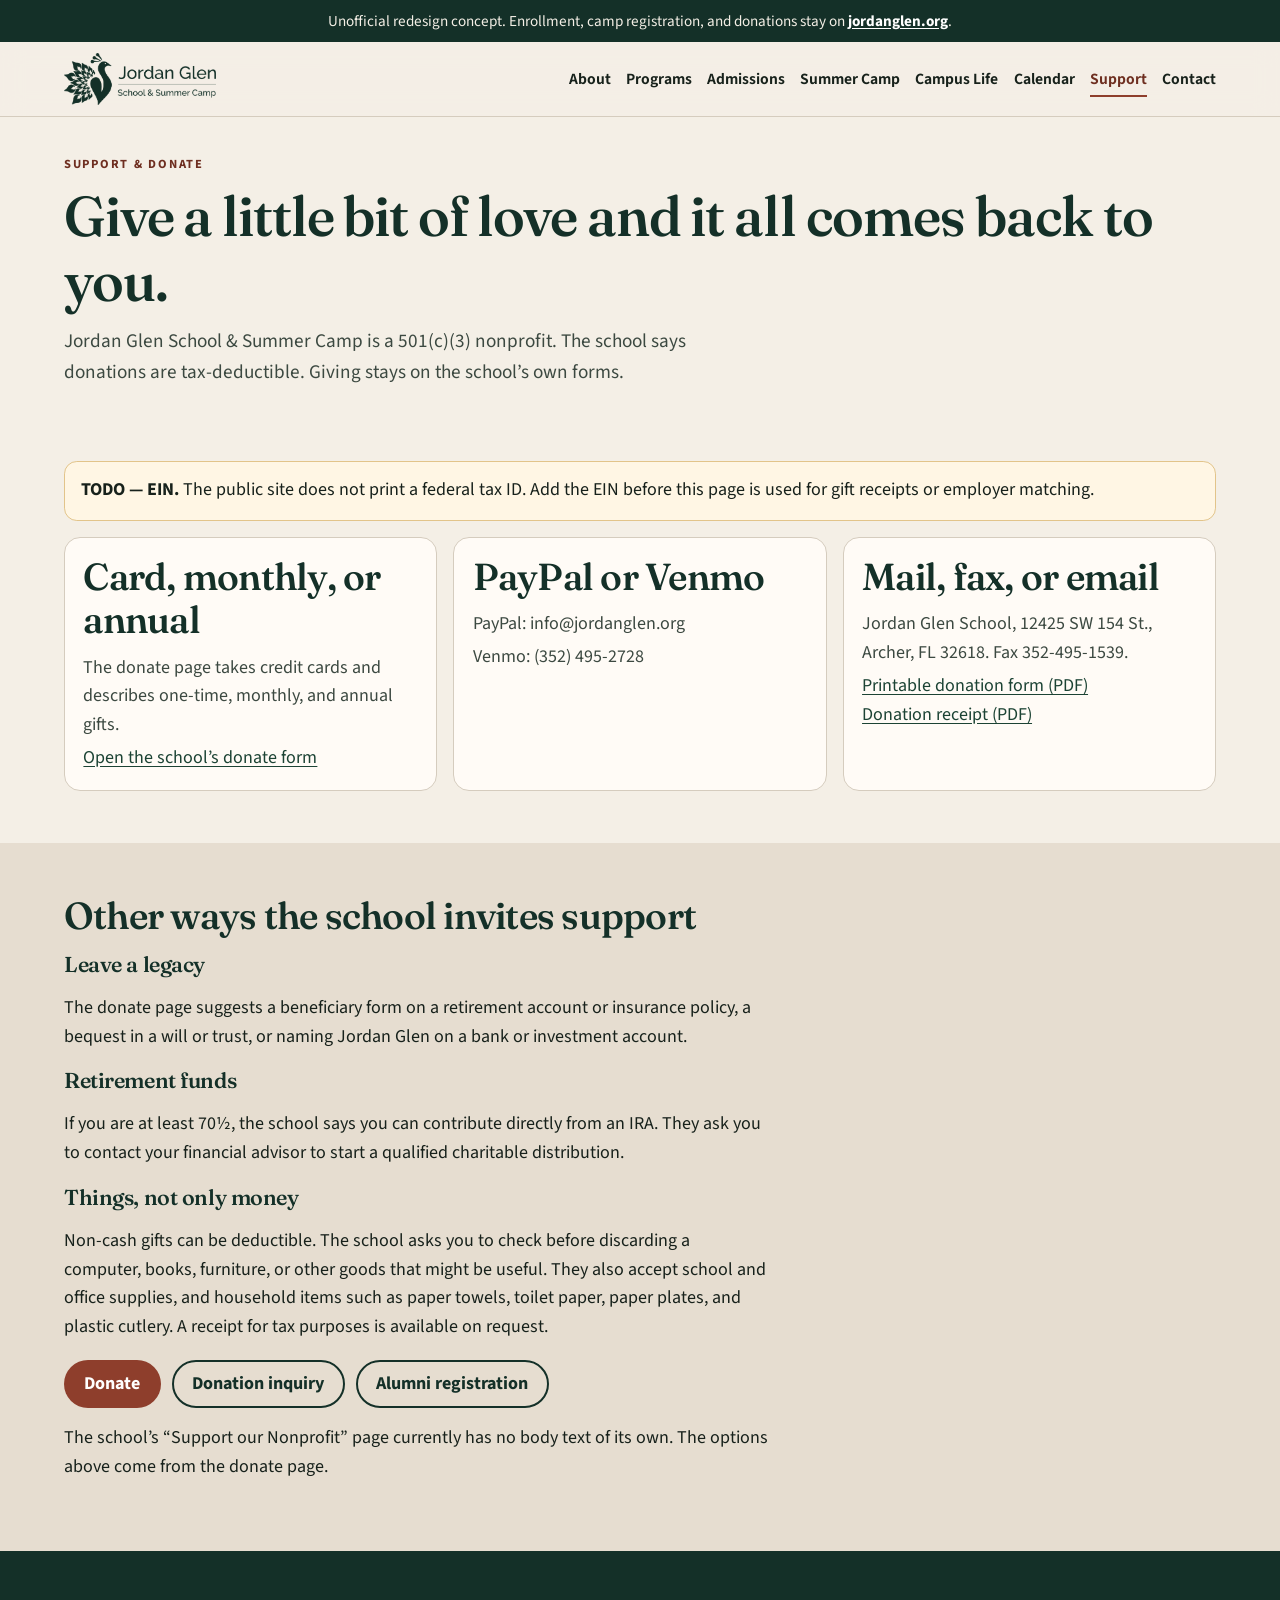
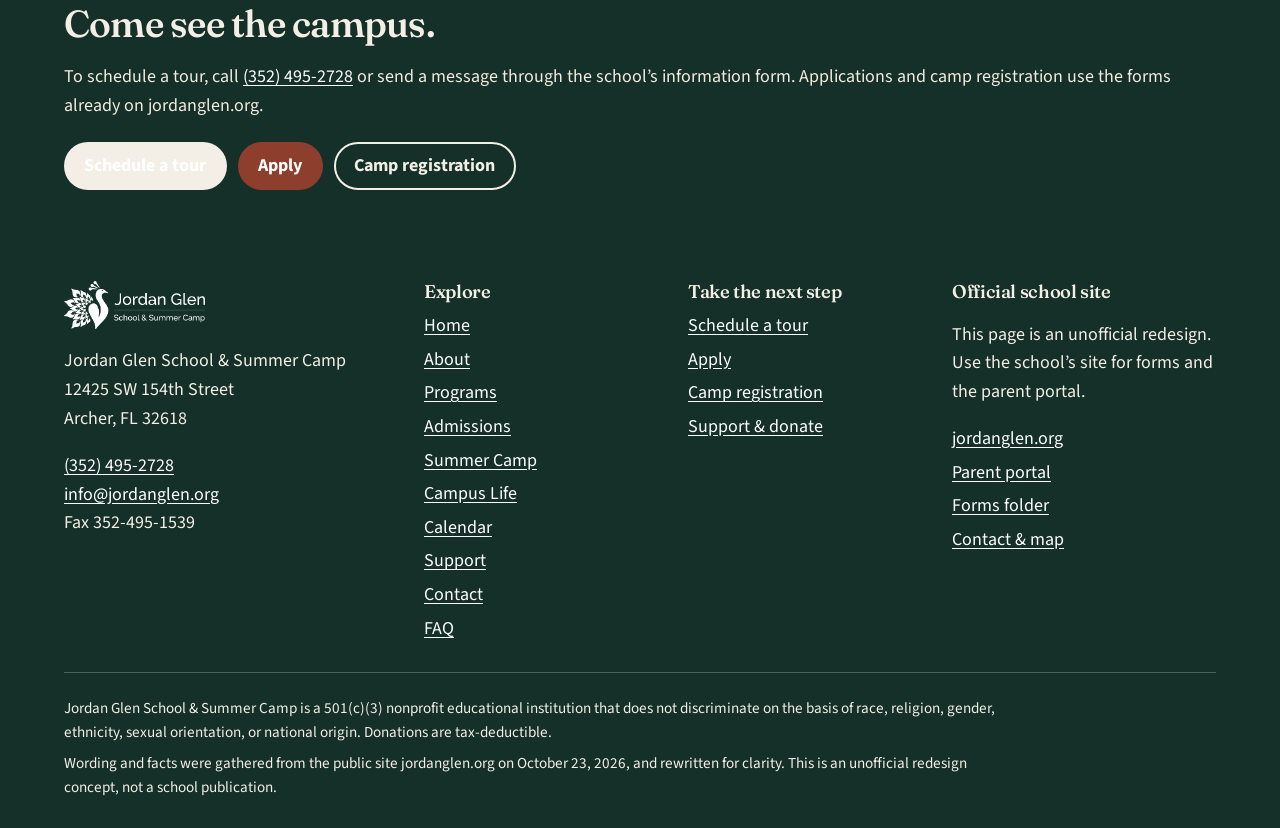
<file: site/support.html>
<!DOCTYPE html>
<html lang="en">
<head>
  <meta charset="utf-8">
  <meta name="viewport" content="width=device-width, initial-scale=1">
  <title>Support &amp; Donate | Jordan Glen School</title>
  <meta name="description" content="Tax-deductible ways to give to Jordan Glen School &amp; Summer Camp, using the school’s existing donate form, PayPal, Venmo, and mail.">
  <link rel="canonical" href="https://vectordesigngroup.github.io/jordan-glen-school-site/support.html">
  <meta name="robots" content="index,follow">
  <meta name="theme-color" content="#143028">
  <meta property="og:type" content="website">
  <meta property="og:site_name" content="Jordan Glen School &amp; Summer Camp — unofficial redesign">
  <meta property="og:title" content="Support &amp; Donate | Jordan Glen School">
  <meta property="og:description" content="Tax-deductible ways to give to Jordan Glen School &amp; Summer Camp, using the school’s existing donate form, PayPal, Venmo, and mail.">
  <meta property="og:url" content="https://vectordesigngroup.github.io/jordan-glen-school-site/support.html">
  <meta property="og:image" content="https://vectordesigngroup.github.io/jordan-glen-school-site/images/og.jpg">
  <meta property="og:locale" content="en_US">
  <meta name="twitter:card" content="summary_large_image">
  <link rel="icon" href="images/favicon-32.png" type="image/png" sizes="32x32">
  <link rel="icon" href="images/favicon-192.png" type="image/png" sizes="192x192">
  <link rel="apple-touch-icon" href="images/favicon-192.png">
  <link rel="stylesheet" href="css/styles.css">
  <script type="application/ld+json">
{
  "@context": "https://schema.org",
  "@graph": [
    {
      "@type": "WebSite",
      "@id": "https://vectordesigngroup.github.io/jordan-glen-school-site/#website",
      "name": "Jordan Glen School & Summer Camp \u2014 unofficial redesign",
      "url": "https://vectordesigngroup.github.io/jordan-glen-school-site/",
      "description": "Unofficial redesign concept for Jordan Glen School & Summer Camp. Not the school's official website."
    },
    {
      "@type": "WebPage",
      "@id": "https://vectordesigngroup.github.io/jordan-glen-school-site/support.html#webpage",
      "url": "https://vectordesigngroup.github.io/jordan-glen-school-site/support.html",
      "name": "Support & Donate | Jordan Glen School",
      "description": "Tax-deductible ways to give to Jordan Glen School & Summer Camp, using the school\u2019s existing donate form, PayPal, Venmo, and mail.",
      "isPartOf": {
        "@id": "https://vectordesigngroup.github.io/jordan-glen-school-site/#website"
      },
      "about": {
        "@id": "https://www.jordanglen.org/#school"
      }
    },
    {
      "@type": [
        "School",
        "EducationalOrganization"
      ],
      "@id": "https://www.jordanglen.org/#school",
      "name": "Jordan Glen School & Summer Camp",
      "legalName": "Jordan Glen School & Summer Camp, Inc.",
      "url": "https://www.jordanglen.org/",
      "foundingDate": "1974",
      "email": "info@jordanglen.org",
      "telephone": "+1-352-495-2728",
      "faxNumber": "+1-352-495-1539",
      "nonprofitStatus": "Nonprofit501c3",
      "address": {
        "@type": "PostalAddress",
        "streetAddress": "12425 SW 154th Street",
        "addressLocality": "Archer",
        "addressRegion": "FL",
        "postalCode": "32618",
        "addressCountry": "US"
      },
      "geo": {
        "@type": "GeoCoordinates",
        "latitude": 29.5407862,
        "longitude": -82.5062792
      },
      "hasMap": "https://www.google.com/maps/search/?api=1&query=12425+SW+154th+Street+Archer+FL+32618"
    }
  ]
}
</script>
</head>
<body>
  <a class="skip-link" href="#main">Skip to content</a>
  <div class="concept-banner">
    Unofficial redesign concept. Enrollment, camp registration, and donations stay on
    <a href="https://www.jordanglen.org/">jordanglen.org</a>.
  </div>
  <header class="site-header">
    <div class="wrap header-inner">
      <a class="brand" href="index.html">
        <img src="images/logo-pine.png" width="164" height="56" alt="Jordan Glen School and Summer Camp">
      </a>
      <button class="menu-toggle" type="button" aria-expanded="false" aria-controls="site-nav">
        <span class="menu-bars" aria-hidden="true"></span>
        <span class="menu-label">Menu</span>
      </button>
      <nav class="site-nav" id="site-nav" aria-label="Primary">
        <ul>
          <li><a href="about.html">About</a></li>
<li><a href="programs.html">Programs</a></li>
<li><a href="admissions.html">Admissions</a></li>
<li><a href="summer-camp.html">Summer Camp</a></li>
<li><a href="campus.html">Campus Life</a></li>
<li><a href="calendar.html">Calendar</a></li>
<li><a href="support.html" aria-current="page">Support</a></li>
<li><a href="contact.html">Contact</a></li>
        </ul>
      </nav>
    </div>
  </header>
  <main id="main">
    
    <header class="wrap page-hero">
      <p class="eyebrow">Support &amp; donate</p>
      <h1>Give a little bit of love and it all comes back to you.</h1>
      <p class="lede">Jordan Glen School &amp; Summer Camp is a 501(c)(3) nonprofit. The school says donations are tax-deductible. Giving stays on the school’s own forms.</p>
    </header>
    <section class="section">
      <div class="wrap">
        <aside class="todo">
          <p><strong>TODO — EIN.</strong> The public site does not print a federal tax ID. Add the EIN before this page is used for gift receipts or employer matching.</p>
        </aside>
        <div class="grid-3">
          <article class="card">
            <h2>Card, monthly, or annual</h2>
            <p>The donate page takes credit cards and describes one-time, monthly, and annual gifts.</p>
            <p><a href="https://www.jordanglen.org/donate/">Open the school’s donate form</a></p>
          </article>
          <article class="card">
            <h2>PayPal or Venmo</h2>
            <p>PayPal: info@jordanglen.org</p>
            <p>Venmo: (352) 495-2728</p>
          </article>
          <article class="card">
            <h2>Mail, fax, or email</h2>
            <p>Jordan Glen School, 12425 SW 154 St., Archer, FL 32618. Fax 352-495-1539.</p>
            <p><a href="https://www.jordanglen.org/wp-content/uploads/2022/08/Jordan-Glen-Donation-Form.pdf">Printable donation form (PDF)</a><br><a href="https://www.jordanglen.org/wp-content/uploads/2022/08/Jordan-Glen-Donation-Receipt.pdf">Donation receipt (PDF)</a></p>
          </article>
        </div>
      </div>
    </section>
    <section class="section band-sand">
      <div class="wrap prose">
        <h2>Other ways the school invites support</h2>
        <h3>Leave a legacy</h3>
        <p>The donate page suggests a beneficiary form on a retirement account or insurance policy, a bequest in a will or trust, or naming Jordan Glen on a bank or investment account.</p>
        <h3>Retirement funds</h3>
        <p>If you are at least 70½, the school says you can contribute directly from an IRA. They ask you to contact your financial advisor to start a qualified charitable distribution.</p>
        <h3>Things, not only money</h3>
        <p>Non-cash gifts can be deductible. The school asks you to check before discarding a computer, books, furniture, or other goods that might be useful. They also accept school and office supplies, and household items such as paper towels, toilet paper, paper plates, and plastic cutlery. A receipt for tax purposes is available on request.</p>
        <div class="cta-row">
          <a class="btn btn-primary" href="https://www.jordanglen.org/donate/">Donate</a>
          <a class="btn btn-ghost" href="https://www.jordanglen.org/forms/donation-inquiries/">Donation inquiry</a>
          <a class="btn btn-ghost" href="https://www.jordanglen.org/forms/alumni-registration/">Alumni registration</a>
        </div>
        <p>The school’s “Support our Nonprofit” page currently has no body text of its own. The options above come from the donate page.</p>
      </div>
    </section>
    <section class="section band-pine">
      <div class="wrap">
        <h2>Come see the campus.</h2>
        <p>To schedule a tour, call <a href="tel:+13524952728">(352) 495-2728</a> or send a message through the school’s information form. Applications and camp registration use the forms already on jordanglen.org.</p>
        <div class="cta-row">
          <a class="btn btn-light" href="https://www.jordanglen.org/forms/request-information/">Schedule a tour</a>
          <a class="btn btn-primary" href="https://www.jordanglen.org/forms/admissions-application/">Apply</a>
          <a class="btn btn-ghost" href="https://www.jordanglen.org/forms/summer-camp-up-emergency-form-permissions/">Camp registration</a>
        </div>
      </div>
    </section>
    
  </main>
  <footer class="site-footer">
    <div class="wrap footer-grid">
      <div>
        <img class="footer-logo" src="images/logo-white.png" width="141" height="48" alt="">
        <p>
          Jordan Glen School &amp; Summer Camp<br>
          12425 SW 154th Street<br>
          Archer, FL 32618
        </p>
        <p>
          <a href="tel:+13524952728">(352) 495-2728</a><br>
          <a href="mailto:info@jordanglen.org">info@jordanglen.org</a><br>
          Fax 352-495-1539
        </p>
      </div>
      <nav aria-label="Footer">
        <h2>Explore</h2>
        <ul>
          <li><a href="index.html">Home</a></li>
<li><a href="about.html">About</a></li>
<li><a href="programs.html">Programs</a></li>
<li><a href="admissions.html">Admissions</a></li>
<li><a href="summer-camp.html">Summer Camp</a></li>
<li><a href="campus.html">Campus Life</a></li>
<li><a href="calendar.html">Calendar</a></li>
<li><a href="support.html" aria-current="page">Support</a></li>
<li><a href="contact.html">Contact</a></li>
<li><a href="faq.html">FAQ</a></li>
        </ul>
      </nav>
      <div>
        <h2>Take the next step</h2>
        <ul>
          <li><a href="https://www.jordanglen.org/forms/request-information/">Schedule a tour</a></li>
          <li><a href="https://www.jordanglen.org/forms/admissions-application/">Apply</a></li>
          <li><a href="https://www.jordanglen.org/forms/summer-camp-up-emergency-form-permissions/">Camp registration</a></li>
          <li><a href="support.html">Support &amp; donate</a></li>
        </ul>
      </div>
      <div>
        <h2>Official school site</h2>
        <p>This page is an unofficial redesign. Use the school’s site for forms and the parent portal.</p>
        <ul>
          <li><a href="https://www.jordanglen.org/">jordanglen.org</a></li>
          <li><a href="https://www.jordanglen.org/parent-portal/">Parent portal</a></li>
          <li><a href="https://www.jordanglen.org/forms/">Forms folder</a></li>
          <li><a href="contact.html">Contact &amp; map</a></li>
        </ul>
      </div>
    </div>
    <div class="wrap legal">
      <p>Jordan Glen School &amp; Summer Camp is a 501(c)(3) nonprofit educational institution that does not discriminate on the basis of race, religion, gender, ethnicity, sexual orientation, or national origin. Donations are tax-deductible.</p>
      <p>Wording and facts were gathered from the public site jordanglen.org on October 23, 2026, and rewritten for clarity. This is an unofficial redesign concept, not a school publication.</p>
    </div>
  </footer>
  <script src="js/main.js"></script>
</body>
</html>
</file>
<file: site/css/styles.css>
@font-face {
  font-family: "Fraunces";
  font-style: normal;
  font-weight: 560 640;
  font-display: swap;
  src: url("../fonts/fraunces-normal-560.woff2") format("woff2");
}

@font-face {
  font-family: "Source Sans 3";
  font-style: normal;
  font-weight: 400 700;
  font-display: swap;
  src: url("../fonts/source-sans-3-normal-400.woff2") format("woff2");
}

@font-face {
  font-family: "Source Sans 3";
  font-style: italic;
  font-weight: 400;
  font-display: swap;
  src: url("../fonts/source-sans-3-italic-400.woff2") format("woff2");
}

:root {
  --pine: #143028;
  --pine-2: #1c4334;
  --ink: #17211b;
  --ink-soft: #3c4941;
  --clay: #8e3e2c;
  --clay-deep: #6e2e20;
  --paper: #f4efe6;
  --paper-deep: #e6ddd0;
  --card: #fffbf6;
  --line: #d5ccbe;
  --focus: #143028;
  --max: 72rem;
  --serif: "Fraunces", "Iowan Old Style", Palatino, Georgia, serif;
  --sans: "Source Sans 3", "Segoe UI", "Helvetica Neue", sans-serif;
  --shadow: 0 16px 40px rgba(20, 48, 40, 0.08);
}

*,
*::before,
*::after {
  box-sizing: border-box;
}

html {
  scroll-behavior: smooth;
}

body {
  margin: 0;
  background: var(--paper);
  color: var(--ink);
  font-family: var(--sans);
  font-size: 1.125rem;
  line-height: 1.6;
}

img {
  max-width: 100%;
  height: auto;
  display: block;
}

a {
  color: var(--pine-2);
  text-underline-offset: 0.16em;
}

a:hover {
  color: var(--clay-deep);
}

:focus-visible {
  outline: 3px solid var(--focus);
  outline-offset: 3px;
}

.concept-banner :focus-visible,
.band-pine :focus-visible,
.site-footer :focus-visible {
  outline-color: #f4efe6;
}

.skip-link {
  position: absolute;
  left: 0.75rem;
  top: -4rem;
  z-index: 80;
  background: #fff;
  color: var(--ink);
  padding: 0.55rem 0.8rem;
  border-radius: 0.4rem;
}

.skip-link:focus {
  top: 0.75rem;
}

.visually-hidden {
  position: absolute;
  width: 1px;
  height: 1px;
  padding: 0;
  margin: -1px;
  overflow: hidden;
  clip: rect(0, 0, 0, 0);
  white-space: nowrap;
  border: 0;
}

.wrap {
  width: min(var(--max), calc(100% - 2rem));
  margin-inline: auto;
}

.concept-banner {
  background: var(--pine);
  color: #f4efe6;
  text-align: center;
  padding: 0.55rem 1rem;
  font-size: 0.95rem;
}

.concept-banner a {
  color: #fff;
  font-weight: 700;
}

.site-header {
  position: sticky;
  top: 0;
  z-index: 40;
  background: rgba(244, 239, 230, 0.94);
  border-bottom: 1px solid var(--line);
  backdrop-filter: blur(12px);
}

.header-inner {
  display: flex;
  align-items: center;
  gap: 1rem;
  min-height: 4.6rem;
}

.brand {
  display: flex;
  align-items: center;
  text-decoration: none;
  color: var(--pine);
}

.brand img {
  height: 52px;
  width: auto;
}

.menu-toggle {
  display: none;
  margin-left: auto;
  align-items: center;
  gap: 0.55rem;
  min-height: 48px;
  padding: 0.4rem 0.75rem;
  border: 2px solid var(--pine);
  border-radius: 999px;
  background: transparent;
  color: var(--pine);
  font: inherit;
  font-weight: 700;
  cursor: pointer;
}

.menu-bars {
  width: 1.1rem;
  height: 0.75rem;
  background:
    linear-gradient(var(--pine), var(--pine)) 0 0 / 100% 2px no-repeat,
    linear-gradient(var(--pine), var(--pine)) 0 50% / 100% 2px no-repeat,
    linear-gradient(var(--pine), var(--pine)) 0 100% / 100% 2px no-repeat;
}

.site-nav {
  margin-left: auto;
}

.site-nav ul {
  display: flex;
  flex-wrap: wrap;
  justify-content: flex-end;
  gap: 0.15rem 0.95rem;
  list-style: none;
  margin: 0;
  padding: 0;
}

.site-nav a {
  color: var(--ink);
  text-decoration: none;
  font-weight: 650;
  font-size: 0.98rem;
  padding: 0.35rem 0;
  border-bottom: 2px solid transparent;
}

.site-nav a:hover,
.site-nav a[aria-current="page"] {
  color: var(--clay-deep);
  border-bottom-color: var(--clay);
}

main {
  display: block;
}

.hero {
  display: grid;
  gap: 1.75rem;
  padding: 2rem 0 1rem;
  align-items: center;
}

.eyebrow {
  margin: 0 0 0.6rem;
  color: var(--clay-deep);
  font-size: 0.78rem;
  font-weight: 700;
  letter-spacing: 0.14em;
  text-transform: uppercase;
}

h1,
h2,
h3,
.footer-title {
  font-family: var(--serif);
  font-weight: 560;
  line-height: 1.15;
  letter-spacing: -0.02em;
  color: var(--pine);
}

h1 {
  margin: 0 0 0.8rem;
  font-size: clamp(2.3rem, 5vw, 4.15rem);
}

h2 {
  margin: 0 0 0.75rem;
  font-size: clamp(1.7rem, 3vw, 2.35rem);
}

h3 {
  margin: 0 0 0.4rem;
  font-size: 1.35rem;
}

.lede {
  margin: 0;
  max-width: 40rem;
  color: var(--ink-soft);
  font-size: 1.2rem;
}

.cta-row {
  display: flex;
  flex-wrap: wrap;
  gap: 0.7rem;
  margin-top: 1.35rem;
}

.btn {
  display: inline-flex;
  align-items: center;
  justify-content: center;
  min-height: 48px;
  padding: 0.65rem 1.15rem;
  border-radius: 999px;
  border: 2px solid transparent;
  font-weight: 700;
  text-decoration: none;
  line-height: 1.2;
}

.btn-primary {
  background: var(--clay);
  color: #fff;
}

.btn-primary:hover {
  background: var(--clay-deep);
  color: #fff;
}

.btn-ghost {
  background: transparent;
  color: var(--pine);
  border-color: var(--pine);
}

.btn-ghost:hover {
  background: var(--pine);
  color: #f4efe6;
}

.band-pine .btn-ghost {
  border-color: #f4efe6;
  color: #f4efe6;
}

.band-pine .btn-ghost:hover {
  background: #f4efe6;
  color: var(--pine);
}

.btn-light {
  background: #f4efe6;
  color: var(--pine);
}

.btn-light:hover {
  background: #fff;
  color: var(--pine);
}

.fine {
  margin: 0.7rem 0 0;
  color: var(--ink-soft);
  font-size: 0.95rem;
}

.hero-photo {
  margin: 0;
}

.hero-photo img,
.photo-frame img {
  width: 100%;
  border-radius: 1.25rem 1.25rem 3.5rem 1.25rem;
  object-fit: cover;
}

.hero-photo figcaption,
.caption {
  margin-top: 0.55rem;
  color: var(--ink-soft);
  font-size: 0.92rem;
}

.fact-row,
.grid-3,
.grid-2,
.split,
.person-grid,
.footer-grid,
.offer-grid {
  display: grid;
  gap: 1rem;
}

.fact,
.card,
.person,
.offer,
.news-item,
.panel {
  background: var(--card);
  border: 1px solid var(--line);
  border-radius: 1rem;
  padding: 1.1rem 1.15rem;
}

.fact strong {
  display: block;
  font-family: var(--serif);
  font-size: 1.45rem;
  color: var(--pine);
  font-weight: 560;
}

.fact span,
.card p,
.panel p,
.offer p,
.news-item p {
  margin: 0.25rem 0 0;
  color: var(--ink-soft);
}

.section {
  padding: 3.2rem 0;
}

.section-head {
  max-width: 42rem;
  margin-bottom: 1.4rem;
}

.band-sand {
  background: var(--paper-deep);
}

.band-pine {
  background: var(--pine);
  color: #f4efe6;
}

.band-pine h2,
.band-pine h3,
.band-pine .footer-title {
  color: #f4efe6;
}

.band-pine p,
.band-pine li {
  color: #f3ecdf;
}

.band-pine a {
  color: #fff;
}

.card h3 a {
  color: var(--pine);
  text-decoration: none;
}

.card h3 a:hover {
  color: var(--clay-deep);
  text-decoration: underline;
}

.split {
  align-items: center;
}

.quote {
  margin: 0;
  padding: 0.2rem 0 0.2rem 1.1rem;
  border-left: 4px solid var(--clay);
}

.quote blockquote {
  margin: 0;
}

.quote p {
  margin: 0;
  font-family: var(--serif);
  font-size: clamp(1.35rem, 2.4vw, 1.8rem);
  line-height: 1.3;
  color: var(--pine);
}

.quote figcaption {
  margin-top: 0.8rem;
  font-style: italic;
  color: var(--ink-soft);
}

.page-hero {
  padding: 2.4rem 0 0.4rem;
}

.page-hero h1 {
  font-size: clamp(2.2rem, 4.5vw, 3.5rem);
}

.prose > * + * {
  margin-top: 1rem;
}

.prose p,
.prose li {
  max-width: 44rem;
}

.prose ul,
.prose ol {
  margin: 0.4rem 0 0;
  padding-left: 1.2rem;
}

.todo,
.note {
  border-radius: 0.8rem;
  padding: 0.9rem 1rem;
  margin: 1rem 0;
}

.todo {
  background: #fff6e4;
  border: 1px solid #e2c48a;
}

.note {
  background: #eef4ef;
  border: 1px solid #c5d5c8;
}

.todo p,
.note p {
  margin: 0;
}

.table-wrap {
  overflow-x: auto;
  border: 1px solid var(--line);
  border-radius: 1rem;
  background: var(--card);
}

table {
  width: 100%;
  border-collapse: collapse;
  min-width: 36rem;
}

caption {
  text-align: left;
  font-family: var(--serif);
  color: var(--pine);
  font-size: 1.25rem;
  padding: 1rem 1rem 0.4rem;
}

th,
td {
  text-align: left;
  padding: 0.75rem 1rem;
  border-top: 1px solid var(--line);
  vertical-align: top;
}

th {
  font-weight: 700;
}

.timeline {
  list-style: none;
  margin: 0;
  padding: 0;
  display: grid;
  gap: 0.75rem;
}

.timeline li {
  display: grid;
  gap: 0.15rem 1rem;
  background: var(--card);
  border: 1px solid var(--line);
  border-radius: 0.9rem;
  padding: 0.8rem 1rem;
}

.timeline time,
.when {
  font-weight: 700;
  color: var(--clay-deep);
}

.person img,
.avatar-fallback {
  width: 100%;
  aspect-ratio: 4 / 5;
  object-fit: cover;
  border-radius: 0.75rem;
  background: var(--paper-deep);
}

.avatar-fallback {
  display: grid;
  place-items: center;
  font-family: var(--serif);
  font-size: 2rem;
  color: var(--pine);
}

.person h3,
.offer h3,
.news-item h3 {
  margin-top: 0.75rem;
}

.person p,
.offer p {
  margin: 0.15rem 0 0;
}

.role {
  color: var(--ink-soft);
}

.offer dl {
  display: grid;
  gap: 0.35rem;
  margin: 0.7rem 0 0;
}

.offer dt {
  font-weight: 700;
}

.offer dd {
  margin: 0;
  color: var(--ink-soft);
}

.frame {
  border-radius: 1rem;
  overflow: hidden;
  border: 1px solid var(--line);
  background: #fff;
}

.frame iframe {
  display: block;
  width: 100%;
  height: 420px;
  border: 0;
}

.site-footer {
  background: var(--pine);
  color: #f4efe6;
  padding: 2.5rem 0 1.4rem;
}

.site-footer a {
  color: #fff;
}

.site-footer .footer-title,
.site-footer h2 {
  color: #f4efe6;
  font-size: 1.15rem;
  margin: 0 0 0.6rem;
}

.footer-logo {
  height: 48px;
  width: auto;
  margin-bottom: 0.8rem;
}

.site-footer ul {
  list-style: none;
  margin: 0;
  padding: 0;
}

.site-footer li + li {
  margin-top: 0.3rem;
}

.legal {
  margin-top: 1.8rem;
  padding-top: 1rem;
  border-top: 1px solid rgba(244, 239, 230, 0.25);
  font-size: 0.95rem;
}

.legal p {
  margin: 0.4rem 0;
  max-width: 60rem;
}

.news-list {
  display: grid;
  gap: 0.8rem;
}

.news-item time {
  color: var(--clay-deep);
  font-weight: 700;
  font-size: 0.92rem;
}

.faq-list details {
  border-top: 1px solid var(--line);
  padding: 0.9rem 0;
}

.faq-list details:last-of-type {
  border-bottom: 1px solid var(--line);
}

.faq-list summary {
  cursor: pointer;
  font-weight: 700;
  color: var(--pine);
  font-size: 1.15rem;
  min-height: 44px;
  display: flex;
  align-items: center;
}

.faq-list details p {
  margin: 0.55rem 0 0.3rem;
}

@media (min-width: 720px) {
  .grid-2,
  .split {
    grid-template-columns: 1fr 1fr;
  }

  .timeline li {
    grid-template-columns: 9.5rem 1fr;
    align-items: baseline;
  }

  .footer-grid {
    grid-template-columns: 1.4fr 1fr 1fr 1.1fr;
    gap: 1.5rem;
  }

  .person-grid,
  .offer-grid {
    grid-template-columns: 1fr 1fr;
  }
}

@media (min-width: 980px) {
  .hero {
    grid-template-columns: 1.05fr 0.95fr;
    gap: 3rem;
    padding: 3.2rem 0 1.5rem;
  }

  .grid-3 {
    grid-template-columns: repeat(3, 1fr);
  }

  .person-grid {
    grid-template-columns: repeat(4, 1fr);
  }

  .offer-grid {
    grid-template-columns: repeat(3, 1fr);
  }
}

@media (max-width: 979px) {
  .js .menu-toggle {
    display: inline-flex;
  }

  .js .site-nav {
    display: none;
    position: absolute;
    left: 0;
    right: 0;
    top: 100%;
    background: var(--paper);
    border-bottom: 1px solid var(--line);
    padding: 0.4rem 1rem 1rem;
  }

  .js .site-nav.is-open {
    display: block;
  }

  .js .site-nav ul {
    flex-direction: column;
    align-items: flex-start;
  }

  .js .site-nav a {
    display: inline-block;
    padding: 0.55rem 0;
    font-size: 1.08rem;
  }
}

@media (prefers-reduced-motion: reduce) {
  html {
    scroll-behavior: auto;
  }

  *,
  *::before,
  *::after {
    animation: none !important;
    transition: none !important;
  }
}
</file>
